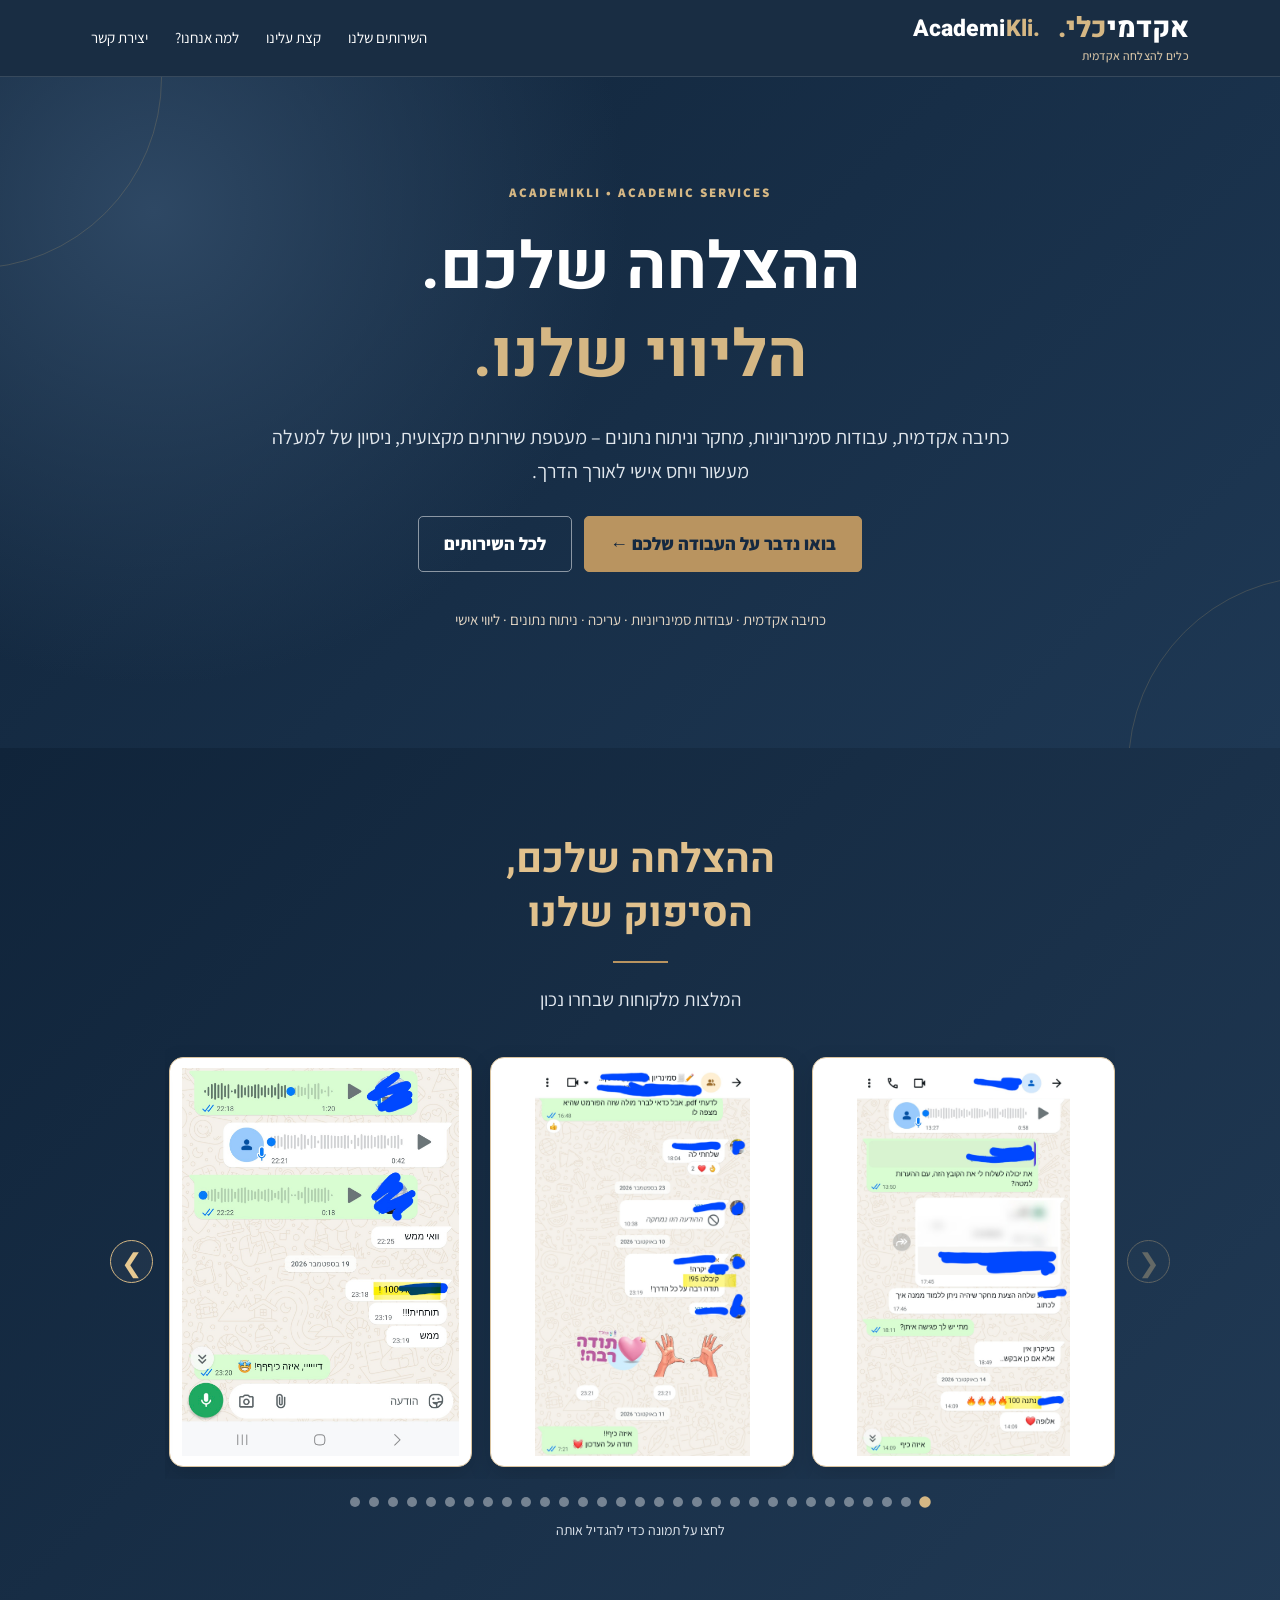
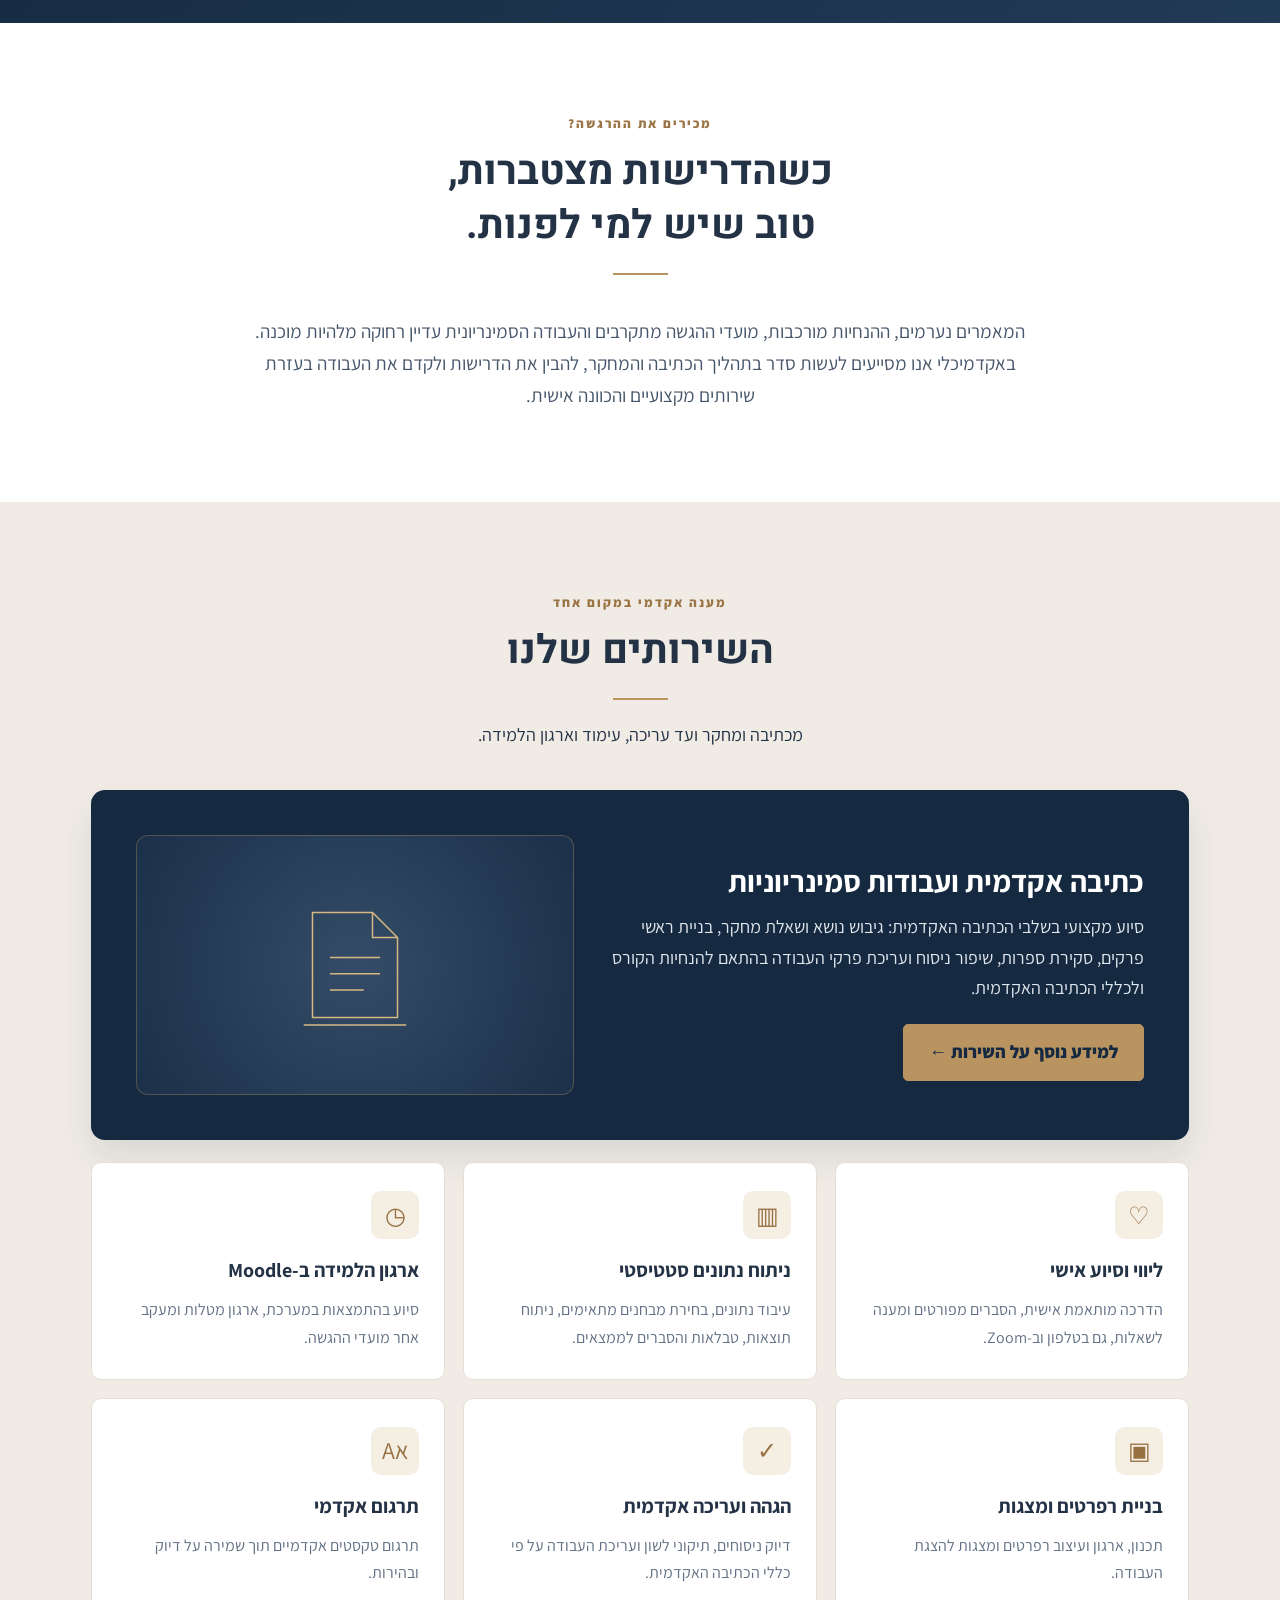
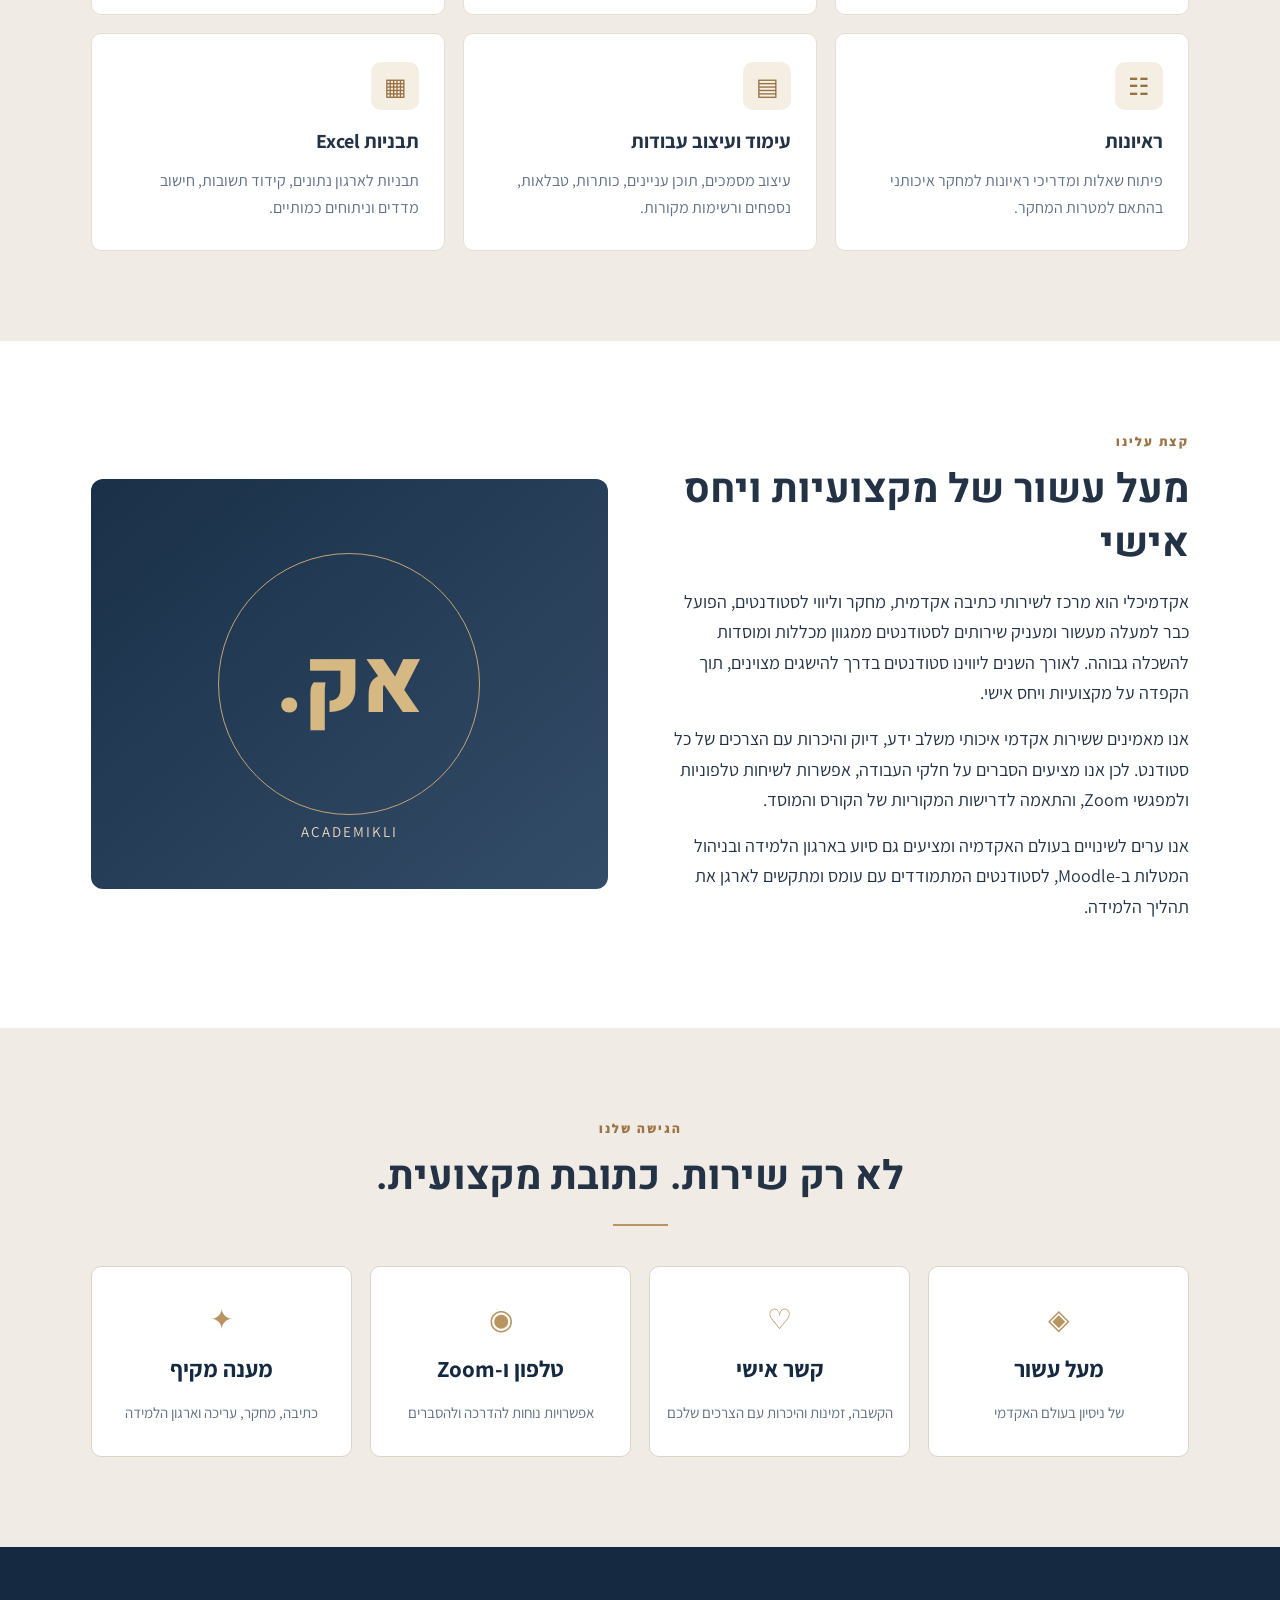
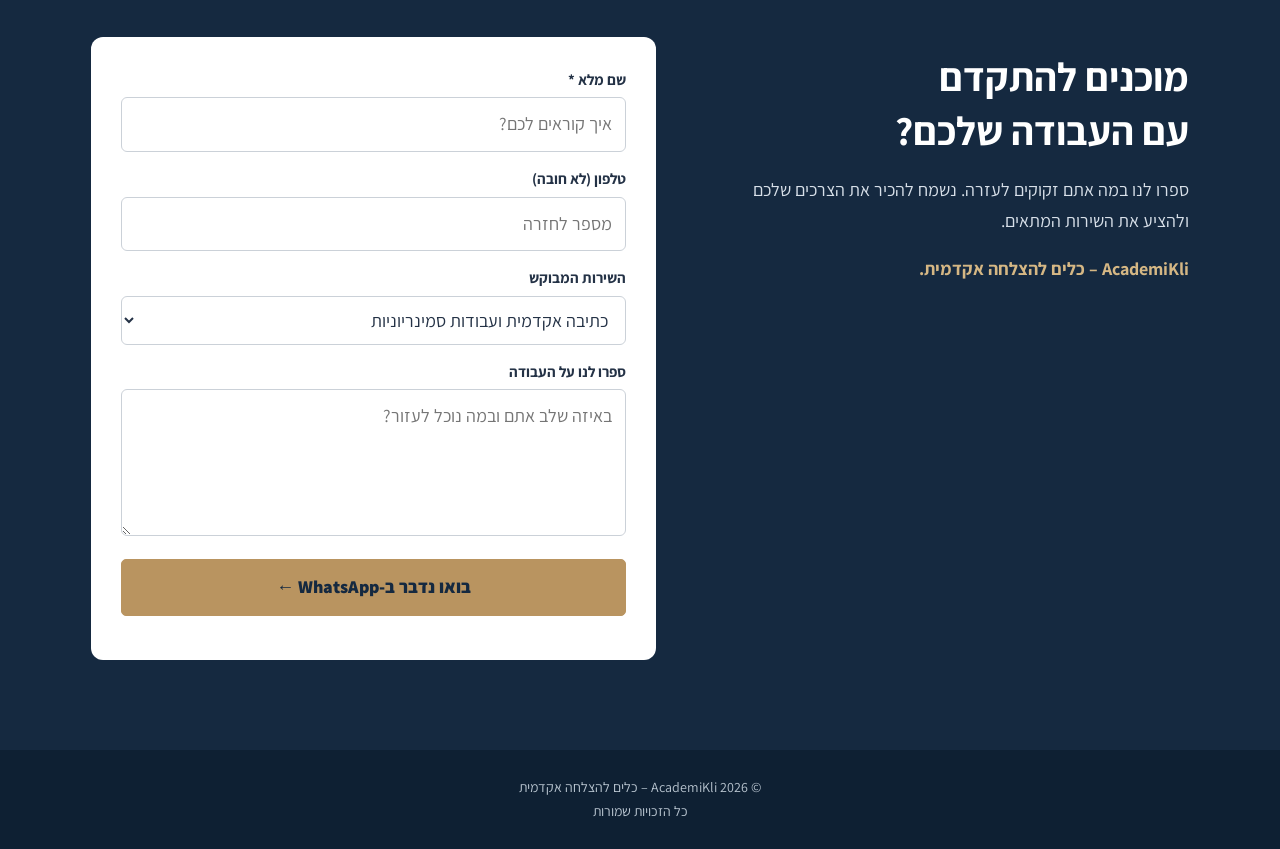
<file: index.html>
<!doctype html>
<html lang="he" dir="rtl">
<head>
<meta charset="utf-8"><meta name="viewport" content="width=device-width,initial-scale=1">
<meta name="description" content="אקדמיכלי (AcademiKli) – מרכז לליווי בכתיבה אקדמית, עבודות סמינריוניות, סקירות ספרות, עריכה והגהה וניתוחים סטטיסטיים. מעל עשור של ניסיון ויחס אישי.">
<title>אקדמיכלי | ליווי אקדמי, כתיבה ועריכה מקצועית – AcademiKli</title>
<link rel="canonical" href="https://academikli.co.il/">

<script type="application/ld+json">
{
  "@context": "https://schema.org",
  "@type": "WebSite",
  "name": "אקדמיכלי",
  "alternateName": "AcademiKli",
  "url": "https://academikli.co.il/"
}
</script>

<link rel="preconnect" href="https://fonts.googleapis.com"><link rel="preconnect" href="https://fonts.gstatic.com" crossorigin><link href="https://fonts.googleapis.com/css2?family=Assistant:wght@400;500;600;700;800&family=Heebo:wght@400;500;600;700;800&display=swap" rel="stylesheet">
<style>
:root{--navy:#152940;--navy2:#213a55;--gold:#b99460;--cream:#f8f5ef;--ink:#243246;--muted:#647184;--line:#e7dfd3}*{box-sizing:border-box}html{scroll-behavior:smooth}body{margin:0;background:var(--cream);color:var(--ink);font-family:Assistant,Arial,sans-serif;font-size:18px;line-height:1.7}a{text-decoration:none;color:inherit}button,input,select,textarea{font:inherit}button{cursor:pointer}.wrap{max-width:1150px;margin:auto;padding:0 26px}.top{position:sticky;top:0;z-index:10;background:rgba(21,41,64,.98);color:white;border-bottom:1px solid #ffffff22}.nav{display:flex;justify-content:space-between;align-items:center;gap:20px;min-height:76px}.brand{font-family:Heebo,sans-serif;font-size:28px;font-weight:800;line-height:1.1;white-space:nowrap}.brand span{color:#d5b784}.brand small{display:block;font-family:Assistant,sans-serif;font-size:12px;letter-spacing:.3px;color:#d8c5a7;font-weight:500;margin-top:5px}.links{display:flex;align-items:center;gap:27px;font-size:15px}.links a:hover{color:#e5c99f}.btn{display:inline-flex;align-items:center;justify-content:center;gap:10px;padding:12px 25px;background:var(--gold);color:#152940;font-weight:800;border:1px solid var(--gold);border-radius:5px;transition:transform .2s,background .2s}.btn:hover{background:#d0ac78;transform:translateY(-2px)}.btn-outline{background:transparent;color:#fff;border-color:#ffffff80}.btn-outline:hover{background:#ffffff15}.hero{position:relative;overflow:hidden;background:radial-gradient(circle at 12% 20%,#2e4864 0%,transparent 38%),linear-gradient(135deg,#10243a,#1e3854);color:white;text-align:center;padding:105px 0 115px}.hero:before,.hero:after{content:"";position:absolute;width:380px;height:380px;border:1px solid #c9a76d35;border-radius:50%;pointer-events:none}.hero:before{left:-220px;top:-190px}.hero:after{right:-230px;bottom:-210px}.eyebrow{font-size:13px;font-weight:800;letter-spacing:2px;color:#d5b784;text-transform:uppercase}.hero h1{font-family:Heebo,sans-serif;font-size:clamp(36px,5.8vw,65px);line-height:1.35;margin:20px 0}.hero h1 em{font-style:normal;color:#d5b784}.hero p{max-width:760px;margin:0 auto 28px;color:#e1e7ed;font-size:20px}.hero-actions{display:flex;justify-content:center;gap:12px;flex-wrap:wrap}.hero-cats{margin-top:35px;color:#e2d5c4;font-size:15px}.section{padding:90px 0}.section-head{text-align:center;margin-bottom:40px}.section-head h2,.split h2{font-family:Heebo,sans-serif;font-size:clamp(29px,3.5vw,40px);line-height:1.35;margin:10px 0 16px}.line{height:2px;width:55px;background:var(--gold);margin:20px auto}.lead{max-width:810px;margin:auto;text-align:center;color:#45566a;font-size:19px}.light{background:#fff}.soft{background:#f0ece5}.service-feature{display:grid;grid-template-columns:1.1fr .9fr;gap:35px;align-items:center;background:var(--navy);color:white;border-radius:14px;padding:45px;margin-bottom:22px;box-shadow:0 18px 35px #172a3f1a}.service-feature h3{font-size:30px;line-height:1.4;margin:10px 0}.service-feature p{color:#e0e6ed;margin:0 0 20px}.feature-art{min-height:260px;border:1px solid #b9946059;border-radius:12px;display:flex;align-items:center;justify-content:center;background:radial-gradient(circle,#344c67,#1b3049)}.feature-art svg{width:150px;height:150px;stroke:#d6b883;fill:none;stroke-width:1.2}.service-grid{display:grid;grid-template-columns:repeat(3,1fr);gap:18px}.service{background:#fff;border:1px solid var(--line);border-radius:10px;padding:28px 25px;transition:transform .2s,box-shadow .2s}.service:hover{transform:translateY(-3px);box-shadow:0 12px 25px #172a3f12}.service-icon{display:grid;place-items:center;width:48px;height:48px;border-radius:10px;background:#f5eee3;color:#987143;font-size:24px;margin-bottom:14px}.service h3{font-size:20px;margin:0 0 9px}.service p{font-size:16px;color:#617084;margin:0}.split{display:grid;grid-template-columns:1fr 1fr;align-items:center;gap:65px}.split p{margin:0 0 15px}.about-art{min-height:410px;background:linear-gradient(140deg,#1a3049,#334c67);border-radius:12px;display:grid;place-items:center;position:relative;overflow:hidden}.about-art:before{content:"";width:260px;height:260px;border:1px solid #c4a274;border-radius:50%;position:absolute}.about-art .monogram{font-size:90px;color:#d6b883;font-family:Heebo,sans-serif;font-weight:800}.about-art small{position:absolute;bottom:45px;color:#e8d6bc;letter-spacing:2px}.points{display:grid;grid-template-columns:repeat(4,1fr);gap:18px}.point{text-align:center;padding:28px 16px;border:1px solid #dcd4c8;background:#fff;border-radius:10px}.point strong{display:block;font-size:23px;color:var(--navy);margin:8px 0}.point span{font-size:15px;color:#627083}.point .symbol{font-size:28px;color:var(--gold)}.contact{background:var(--navy);color:white}.contact-layout{display:grid;grid-template-columns:.9fr 1.1fr;gap:70px;align-items:start}.contact h2{font-size:40px;line-height:1.35;margin:12px 0}.contact p{color:#d8e0e9}.form{background:#fff;color:var(--ink);padding:30px;border-radius:12px;display:grid;gap:14px}.form label{display:block;font-weight:700;font-size:15px;margin-bottom:5px}.form input,.form select,.form textarea{width:100%;padding:11px 13px;border:1px solid #cbd1d8;border-radius:6px;background:white;color:#243246;outline-color:var(--gold)}.form textarea{resize:vertical}.form .btn{width:100%}.fine{font-size:13px;color:#647184;line-height:1.5}.foot{background:#0e2033;color:#b9c5d0;text-align:center;padding:26px;font-size:14px}.mobile-menu{display:none}.sr-only{position:absolute;width:1px;height:1px;overflow:hidden;clip:rect(0,0,0,0)}@media(max-width:800px){.links{display:none;position:absolute;top:76px;left:0;right:0;background:#152940;flex-direction:column;padding:22px}.links.open{display:flex}.mobile-menu{display:block;background:none;border:1px solid #ffffff55;color:white;border-radius:5px;padding:7px 13px}.hero{padding:75px 0}.section{padding:65px 0}.service-feature,.split,.contact-layout{grid-template-columns:1fr;gap:28px}.feature-art{min-height:170px}.service-grid{grid-template-columns:repeat(2,1fr)}.points{grid-template-columns:repeat(2,1fr)}}@media(max-width:520px){.wrap{padding:0 19px}.brand{font-size:24px}.hero p{font-size:18px}.service-grid{grid-template-columns:1fr}.service-feature{padding:27px}.service-feature h3{font-size:25px}.about-art{min-height:270px}.contact h2{font-size:32px}.form{padding:21px}.hero-cats{font-size:13px}}

/* Testimonials carousel – isolated styles */
.testimonials{background:linear-gradient(135deg,#10243a,#213a55);color:#fff;padding:75px 0 80px;overflow:hidden}
.testimonials .section-head{margin-bottom:30px}
.testimonials .section-head h2{color:#e1c18d}
.testimonials .review-subtitle{color:#e3e9f0;margin:0;font-size:19px}
.review-shell{display:flex;align-items:center;gap:12px;max-width:1060px;margin:auto}
.review-track{display:flex;gap:18px;overflow-x:auto;scroll-snap-type:x mandatory;scrollbar-width:none;scroll-behavior:smooth;flex:1;padding:12px 2px;overscroll-behavior-inline:contain}
.review-track::-webkit-scrollbar{display:none}
.review-slide{flex:0 0 calc((100% - 36px)/3);min-width:0;height:410px;background:#fff;border:1px solid #d9c39f;border-radius:14px;padding:10px;scroll-snap-align:start;display:flex;align-items:center;justify-content:center;box-shadow:0 8px 25px #0002;cursor:zoom-in;color:#526175;overflow:hidden}
.review-slide img{display:block;width:100%;height:100%;object-fit:contain}
.review-placeholder{display:flex;flex-direction:column;align-items:center;justify-content:center;gap:10px;text-align:center;padding:15px;font-size:15px;color:#647184}
.review-placeholder svg{width:36px;height:36px;stroke:#b99460;fill:none;stroke-width:1.5}
.review-arrow{border:1px solid #d5b784;color:#e7c991;background:#ffffff0b;border-radius:50%;width:43px;height:43px;flex:0 0 43px;font-size:26px;line-height:1;display:grid;place-items:center;transition:background .2s}
.review-arrow:hover{background:#ffffff22}
.review-arrow:disabled{opacity:.35;cursor:default}
.review-dots{display:flex;justify-content:center;gap:9px;margin-top:18px;direction:rtl}
.review-dot{width:10px;height:10px;border:0;border-radius:50%;background:#ffffff66;padding:0}
.review-dot[aria-current="true"]{background:#d5b784;transform:scale(1.15)}
.review-hint{text-align:center;color:#e3e9f0;font-size:14px;margin:12px 0 0}
.review-modal{border:0;border-radius:14px;padding:42px 15px 15px;max-width:min(94vw,660px);max-height:92vh;background:#fff;position:fixed}
.review-modal::backdrop{background:#07101de0}
.review-modal img{display:block;max-width:100%;max-height:78vh;object-fit:contain;margin:auto}
.review-modal-close{position:absolute;top:6px;left:9px;border:0;background:transparent;font-size:27px;color:#152940;line-height:1.2}
@media(max-width:850px){.review-slide{flex-basis:calc((100% - 18px)/2)}}
@media(max-width:600px){.testimonials{padding:55px 0}.review-shell{gap:6px}.review-slide{flex-basis:100%;height:435px}.review-arrow{width:32px;height:32px;flex-basis:32px;font-size:21px}.review-track{gap:12px}.review-subtitle{font-size:17px!important}}
@media(prefers-reduced-motion:reduce){.review-track{scroll-behavior:auto}}
.home-logos{display:flex;align-items:flex-start;gap:18px}
.home-logos .brand-en{position:relative;top:3px;font-family:Heebo,sans-serif;font-size:23px;font-weight:800;line-height:1.1;letter-spacing:.1px;direction:ltr;color:white;white-space:nowrap}
.home-logos .brand-en span{color:#d5b784}
@media(max-width:520px){.home-logos{gap:10px}.home-logos .brand{font-size:20px}.home-logos .brand-en{font-size:18px}}

</style>
</head>
<body>
<header class="top"><div class="wrap nav"><div class="home-logos"><a href="#top" class="brand" aria-label="אקדמיכלי, ראש הדף">אקדמי<span>כלי.</span><small>כלים להצלחה אקדמית</small></a><a href="#top" class="brand-en" lang="en" aria-label="AcademiKli, top of page">Academi<span>Kli.</span></a></div><button class="mobile-menu" id="menuBtn" aria-label="פתיחת תפריט" aria-expanded="false">☰</button><nav class="links" id="navLinks" aria-label="ניווט ראשי"><a href="#services">השירותים שלנו</a><a href="#about">קצת עלינו</a><a href="#advantages">למה אנחנו?</a><a href="#contact">יצירת קשר</a></nav></div></header>
<main id="top"><section class="hero"><div class="wrap"><div class="eyebrow">ACADEMIKLI • ACADEMIC SERVICES</div><h1>ההצלחה שלכם.<br><em>הליווי שלנו.</em></h1><p>כתיבה אקדמית, עבודות סמינריוניות, מחקר וניתוח נתונים – מעטפת שירותים מקצועית, ניסיון של למעלה מעשור ויחס אישי לאורך הדרך.</p><div class="hero-actions"><a class="btn" href="#contact">בואו נדבר על העבודה שלכם ←</a><a class="btn btn-outline" href="#services">לכל השירותים</a></div><div class="hero-cats">כתיבה אקדמית · עבודות סמינריוניות · עריכה · ניתוח נתונים · ליווי אישי</div></div></section>

<!-- המלצות לקוחות: התמונות נטענות מהתיקייה images/testimonials -->
<section class="testimonials" id="testimonials" aria-labelledby="testimonials-title">
  <div class="wrap">
    <div class="section-head">
      <h2 id="testimonials-title">ההצלחה שלכם,<br>הסיפוק שלנו</h2>
      <div class="line"></div>
      <p class="review-subtitle">המלצות מלקוחות שבחרו נכון</p>
    </div>
    <div class="review-shell">
    <button class="review-arrow" id="reviewPrev" type="button" aria-label="להמלצה הקודמת">❮</button>
      <div class="review-track" id="reviewTrack" role="region" aria-roledescription="קרוסלה" aria-label="המלצות לקוחות" tabindex="0">
        <!-- כרטיסי ההמלצות נוצרים באמצעות JavaScript -->
      </div>
    <button class="review-arrow" id="reviewNext" type="button" aria-label="להמלצה הבאה">❯</button>
    </div>
    <div class="review-dots" id="reviewDots" aria-label="ניווט בין המלצות"></div>
    <p class="review-hint">לחצו על תמונה כדי להגדיל אותה</p>
  </div>
</section>
<dialog class="review-modal" id="reviewModal" aria-label="תצוגת המלצה מוגדלת">
  <button class="review-modal-close" id="reviewModalClose" type="button" aria-label="סגירה">×</button>
  <img id="reviewModalImage" alt="">
</dialog>

<section class="section light"><div class="wrap"><div class="section-head"><div class="eyebrow" style="color:#9b7546">מכירים את ההרגשה?</div><h2>כשהדרישות מצטברות,<br>טוב שיש למי לפנות.</h2><div class="line"></div></div><p class="lead">המאמרים נערמים, ההנחיות מורכבות, מועדי ההגשה מתקרבים והעבודה הסמינריונית עדיין רחוקה מלהיות מוכנה. באקדמיכלי אנו מסייעים לעשות סדר בתהליך הכתיבה והמחקר, להבין את הדרישות ולקדם את העבודה בעזרת שירותים מקצועיים והכוונה אישית.</p></div></section>
<section class="section soft" id="services"><div class="wrap"><div class="section-head"><div class="eyebrow" style="color:#9b7546">מענה אקדמי במקום אחד</div>
<h2>השירותים שלנו</h2>
<div class="line"></div>
<p>מכתיבה ומחקר ועד עריכה, עימוד וארגון הלמידה.</p>
</div>

<article class="service-feature">
  <div>
    <h3>כתיבה אקדמית ועבודות סמינריוניות</h3>
    <p>סיוע מקצועי בשלבי הכתיבה האקדמית: גיבוש נושא ושאלת מחקר, בניית ראשי פרקים, סקירת ספרות, שיפור ניסוח ועריכת פרקי העבודה בהתאם להנחיות הקורס ולכללי הכתיבה האקדמית.</p>
    <a class="btn" href="academic-writing.html">למידע נוסף על השירות ←</a>
  </div>

  <div class="feature-art" aria-hidden="true">
    <svg viewBox="0 0 120 120">
      <path d="M26 18h48l20 20v64H26z M74 18v20h20 M40 54h40 M40 67h40 M40 80h27 M19 108h82"/>
    </svg>
  </div>
</article>

<div class="service-grid">

<!-- <article class="service"><div class="service-icon">✎</div><h3>הדרכה בכתיבה אקדמית</h3><p>מבנה העבודה, שילוב מקורות, אזכורים, רשימת מקורות וכללי APA.</p></article> -->

<article class="service" onclick="window.location.href='academic-writing.html'" style="cursor:pointer">
  <div class="service-icon">♡</div>
  <h3>ליווי וסיוע אישי</h3>
  <p>הדרכה מותאמת אישית, הסברים מפורטים ומענה לשאלות, גם בטלפון וב-Zoom.</p>
</article>

<article class="service" onclick="window.location.href='statistical-analysis.html'" style="cursor:pointer">
  <div class="service-icon">▥</div>
  <h3>ניתוח נתונים סטטיסטי</h3>
  <p>עיבוד נתונים, בחירת מבחנים מתאימים, ניתוח תוצאות, טבלאות והסברים לממצאים.</p>
</article>

<article class="service" onclick="window.location.href='moodle.html'" style="cursor:pointer">
  <div class="service-icon">◷</div>
  <h3>ארגון הלמידה ב-Moodle</h3>
  <p>סיוע בהתמצאות במערכת, ארגון מטלות ומעקב אחר מועדי ההגשה.</p>
</article>

<article class="service" onclick="window.location.href='presentations.html'" style="cursor:pointer">
  <div class="service-icon">▣</div>
  <h3>בניית רפרטים ומצגות</h3>
  <p>תכנון, ארגון ועיצוב רפרטים ומצגות להצגת העבודה.</p>
</article>

<article class="service" onclick="window.location.href='academic-editing.html'" style="cursor:pointer">
  <div class="service-icon">✓</div>
  <h3>הגהה ועריכה אקדמית</h3>
  <p>דיוק ניסוחים, תיקוני לשון ועריכת העבודה על פי כללי הכתיבה האקדמית.</p>
</article>

<article class="service" onclick="window.location.href='academic-translation.html'" style="cursor:pointer">
  <div class="service-icon">אA</div>
  <h3>תרגום אקדמי</h3>
  <p>תרגום טקסטים אקדמיים תוך שמירה על דיוק ובהירות.</p>
</article>

<article class="service" onclick="window.location.href='interview-guides.html'" style="cursor:pointer">
  <div class="service-icon">☷</div>
  <h3>ראיונות</h3>
  <p>פיתוח שאלות ומדריכי ראיונות למחקר איכותני בהתאם למטרות המחקר.</p>
</article>

<article class="service" onclick="window.location.href='document-formatting.html'" style="cursor:pointer">
  <div class="service-icon">▤</div>
  <h3>עימוד ועיצוב עבודות</h3>
  <p>עיצוב מסמכים, תוכן עניינים, כותרות, טבלאות, נספחים ורשימות מקורות.</p>
</article>

<article class="service" onclick="window.location.href='excel-templates.html'" style="cursor:pointer">
  <div class="service-icon">▦</div>
  <h3>תבניות Excel</h3>
  <p>תבניות לארגון נתונים, קידוד תשובות, חישוב מדדים וניתוחים כמותיים.</p>
</article>

</div></div></section>

<section class="section light" id="about"><div class="wrap split"><div><div class="eyebrow" style="color:#9b7546">קצת עלינו</div><h2>מעל עשור של מקצועיות ויחס אישי</h2><p>אקדמיכלי הוא מרכז לשירותי כתיבה אקדמית, מחקר וליווי לסטודנטים, הפועל כבר למעלה מעשור ומעניק שירותים לסטודנטים ממגוון מכללות ומוסדות להשכלה גבוהה. לאורך השנים ליווינו סטודנטים בדרך להישגים מצוינים, תוך הקפדה על מקצועיות ויחס אישי.</p><p>אנו מאמינים ששירות אקדמי איכותי משלב ידע, דיוק והיכרות עם הצרכים של כל סטודנט. לכן אנו מציעים הסברים על חלקי העבודה, אפשרות לשיחות טלפוניות ולמפגשי Zoom, והתאמה לדרישות המקוריות של הקורס והמוסד.</p><p>אנו ערים לשינויים בעולם האקדמיה ומציעים גם סיוע בארגון הלמידה ובניהול המטלות ב-Moodle, לסטודנטים המתמודדים עם עומס ומתקשים לארגן את תהליך הלמידה.</p></div><div class="about-art" aria-label="אקדמיכלי – מרכז לשירותים אקדמיים"><div class="monogram">אק.</div><small>ACADEMIKLI</small></div></div></section>
<section class="section soft" id="advantages"><div class="wrap"><div class="section-head"><div class="eyebrow" style="color:#9b7546">הגישה שלנו</div><h2>לא רק שירות. כתובת מקצועית.</h2><div class="line"></div></div><div class="points"><div class="point"><div class="symbol">◈</div><strong>מעל עשור</strong><span>של ניסיון בעולם האקדמי</span></div><div class="point"><div class="symbol">♡</div><strong>קשר אישי</strong><span>הקשבה, זמינות והיכרות עם הצרכים שלכם</span></div><div class="point"><div class="symbol">◉</div><strong>טלפון ו-Zoom</strong><span>אפשרויות נוחות להדרכה ולהסברים</span></div><div class="point"><div class="symbol">✦</div><strong>מענה מקיף</strong><span>כתיבה, מחקר, עריכה וארגון הלמידה</span></div></div></div></section>
<section class="section contact" id="contact">
  <div class="wrap contact-layout">
    <div>
      <h2>מוכנים להתקדם<br>עם העבודה שלכם?</h2>
      <p>ספרו לנו במה אתם זקוקים לעזרה. נשמח להכיר את הצרכים שלכם ולהציע את השירות המתאים.</p>
      <p>
        <strong style="color:#d5b784">
          AcademiKli – כלים להצלחה אקדמית.
        </strong>
      </p>
    </div>

    <form class="form" id="contactForm">
      <div>
        <label for="name">שם מלא *</label>
        <input id="name" name="name" autocomplete="name" required placeholder="איך קוראים לכם?">
      </div>

      <div>
        <label for="phone">טלפון (לא חובה)</label>
        <input id="phone" name="phone" autocomplete="tel" inputmode="tel" placeholder="מספר לחזרה">
      </div>

      <div>
        <label for="service">השירות המבוקש</label>
        <select id="service" name="service">
          <option>כתיבה אקדמית ועבודות סמינריוניות</option>
          <option>ניתוח נתונים סטטיסטי</option>
          <option>ליווי אישי</option>
          <option>הדרכה בכתיבה אקדמית</option>
          <option>רפרטים ומצגות</option>
          <option>הגהה ועריכה</option>
          <option>תרגום</option>
          <option>מדריכי ראיונות</option>
          <option>עימוד ועיצוב</option>
          <option>תבניות Excel</option>
          <option>ארגון למידה ב-Moodle</option>
          <option>אחר / התייעצות</option>
        </select>
      </div>

      <div>
        <label for="message">ספרו לנו על העבודה</label>
        <textarea id="message" name="message" rows="4" placeholder="באיזה שלב אתם ובמה נוכל לעזור?"></textarea>
      </div>

      <button type="submit" class="btn">בואו נדבר ב-WhatsApp ←</button>
      <div id="formStatus" class="fine" role="status"></div>
    </form>
  </div>
</section>
</main>
<footer class="foot">
  © <span id="year"></span> AcademiKli – כלים להצלחה אקדמית<br>כל הזכויות שמורות
</footer>
<script>
// הכניסו כאן את מספר ה-WhatsApp העסקי בפורמט בינלאומי, ללא + או רווחים. לדוגמה: 501234567
const BUSINESS_WHATSAPP = '972552879853'; // 
const menuBtn=document.getElementById('menuBtn'),links=document.getElementById('navLinks');menuBtn.addEventListener('click',()=>{const open=links.classList.toggle('open');menuBtn.setAttribute('aria-expanded',String(open));});links.querySelectorAll('a').forEach(a=>a.addEventListener('click',()=>{links.classList.remove('open');menuBtn.setAttribute('aria-expanded','false')}));document.getElementById('year').textContent=new Date().getFullYear();document.querySelectorAll('[data-service]').forEach(a=>a.addEventListener('click',()=>{document.getElementById('service').value=a.dataset.service}));document.getElementById('contactForm').addEventListener('submit',async e=>{e.preventDefault();const f=e.currentTarget;const msg=`שלום, הגעתי דרך אתר אקדמיכלי.\nשם: ${f.name.value}\nטלפון: ${f.phone.value||'לא צוין'}\nשירות מבוקש: ${f.service.value}\nפרטים: ${f.message.value||'אשמח לקבל פרטים'}`;const status=document.getElementById('formStatus');if(BUSINESS_WHATSAPP.trim()){window.open(`https://wa.me/${BUSINESS_WHATSAPP.replace(/\D/g,'')}?text=${encodeURIComponent(msg)}`,'_blank','noopener,noreferrer');status.textContent='נפתחה הודעת WhatsApp. יש ללחוץ על שליחה באפליקציה.';}else{try{await navigator.clipboard.writeText(msg);status.textContent='הפנייה הועתקה. כדי להפעיל שליחה יש להוסיף את מספר ה-WhatsApp העסקי בקוד.'}catch{status.textContent='יש להגדיר מספר WhatsApp עסקי בקוד כדי לאפשר שליחת פניות.'}}});
</script>

<script>
// הוספת תמונות: העלו קבצים לתיקייה images/testimonials ושנו כאן את הרשימה.
// אפשר להשתמש גם ב-png או webp, כל עוד שם הקובץ תואם.
(() => {

const reviewImages = [
  'images/testimonials/Screenshot_20261021_134149_WhatsApp.jpg',
  'images/testimonials/Screenshot_20261021_211452_WhatsApp.jpg',
  'images/testimonials/Screenshot_20261021_211536_WhatsApp.jpg',
  'images/testimonials/Screenshot_20261021_211557_WhatsApp.jpg',
  'images/testimonials/Screenshot_20261021_211622_WhatsApp.jpg',
  'images/testimonials/Screenshot_20261021_211754_WhatsApp.jpg',
  'images/testimonials/Screenshot_20261021_211828_WhatsApp.jpg',
  'images/testimonials/Screenshot_20261021_211842_WhatsApp.jpg',
  'images/testimonials/Screenshot_20261021_211859_WhatsApp.jpg',
  'images/testimonials/Screenshot_20261021_211924_WhatsApp.jpg',
  'images/testimonials/Screenshot_20261021_212011_WhatsApp.jpg',
  'images/testimonials/Screenshot_20261021_212052_WhatsApp.jpg',
  'images/testimonials/Screenshot_20261021_212134_WhatsApp.jpg',
  'images/testimonials/Screenshot_20261021_212207_WhatsApp.jpg',
  'images/testimonials/Screenshot_20261021_212238_WhatsApp.jpg',
  'images/testimonials/Screenshot_20261021_212255_WhatsApp.jpg',
  'images/testimonials/Screenshot_20261021_212316_WhatsApp.jpg',
  'images/testimonials/Screenshot_20261021_212338_WhatsApp.jpg',
  'images/testimonials/Screenshot_20261021_212355_WhatsApp.jpg',
  'images/testimonials/Screenshot_20261021_212423_WhatsApp.jpg',
  'images/testimonials/Screenshot_20261021_212506_WhatsApp.jpg',
  'images/testimonials/Screenshot_20261021_212557_WhatsApp.jpg',
  'images/testimonials/Screenshot_20261021_212626_WhatsApp.jpg',
  'images/testimonials/Screenshot_20261021_212659_WhatsApp.jpg',
  'images/testimonials/Screenshot_20261021_212711_WhatsApp.jpg',
  'images/testimonials/Screenshot_20261021_212726_WhatsApp.jpg',
  'images/testimonials/Screenshot_20261021_212802_WhatsApp.jpg',
  'images/testimonials/Screenshot_20261021_212815_WhatsApp.jpg',
  'images/testimonials/Screenshot_20261021_212856_WhatsApp.jpg',
  'images/testimonials/Screenshot_20261021_212910_WhatsApp.jpg',
  'images/testimonials/Screenshot_20261021_212951_WhatsApp.jpg',
  'images/testimonials/Screenshot_20261021_214111_WhatsApp.jpg',
  'images/testimonials/Screenshot_20261021_214211_WhatsApp.jpg'
];

  const track = document.getElementById('reviewTrack');
  const dots = document.getElementById('reviewDots');
  const prev = document.getElementById('reviewPrev');
  const next = document.getElementById('reviewNext');
  const modal = document.getElementById('reviewModal');
  const modalImage = document.getElementById('reviewModalImage');
  const closeModal = document.getElementById('reviewModalClose');
  if (!track || !reviewImages.length) return;

  const placeholder = () => {
    const span = document.createElement('span');
    span.className = 'review-placeholder';
    span.innerHTML = '<svg viewBox="0 0 40 40" aria-hidden="true"><rect x="5" y="6" width="30" height="28" rx="3"/><circle cx="14" cy="15" r="3"/><path d="m8 29 9-10 6 6 4-4 6 8"/></svg><span>כאן תופיע המלצת הלקוח לאחר העלאת התמונה</span>';
    return span;
  };

  reviewImages.forEach((src, index) => {
    const button = document.createElement('button');
    button.type = 'button';
    button.className = 'review-slide';
    button.setAttribute('aria-label', `הגדלת המלצה ${index + 1}`);
    const img = document.createElement('img');
    img.src = src;
    img.alt = `המלצה מלקוח של אקדמיכלי`;
    img.loading = 'lazy';
    img.addEventListener('error', () => {
      img.remove();
      button.append(placeholder());
      button.disabled = true;
      button.style.cursor = 'default';
    }, {once:true});
    button.append(img);
    button.addEventListener('click', () => {
      if (!img.isConnected) return;
      modalImage.src = img.src;
      modalImage.alt = img.alt;
      modal.showModal();
    });
    track.append(button);
  });

  const cards = [...track.querySelectorAll('.review-slide')];
  const reducedMotion = window.matchMedia('(prefers-reduced-motion: reduce)');
  const cardStep = () => cards[0].getBoundingClientRect().width + (parseFloat(getComputedStyle(track).gap) || 0);
  const visibleCount = () => Math.max(1, Math.round(track.clientWidth / cardStep()));
  const maxIndex = () => Math.max(0, cards.length - visibleCount());
  const currentIndex = () => Math.max(0, Math.min(maxIndex(), Math.round(Math.abs(track.scrollLeft) / cardStep())));
  const goTo = index => {
    const target = Math.max(0, Math.min(maxIndex(), index));
    track.scrollTo({left: -target * cardStep(), behavior: reducedMotion.matches ? 'instant' : 'smooth'});
  };
  const update = () => {
    const current = currentIndex();
    prev.disabled = current === 0;
    next.disabled = current >= maxIndex();
    dots.replaceChildren();
    for (let i = 0; i <= maxIndex(); i++) {
      const dot = document.createElement('button');
      dot.type = 'button';
      dot.className = 'review-dot';
      dot.setAttribute('aria-label', `מעבר להמלצה ${i + 1}`);
      dot.setAttribute('aria-current', String(i === current));
      dot.addEventListener('click', () => goTo(i));
      dots.append(dot);
    }
  };
  prev.addEventListener('click', () => goTo(currentIndex() - 1));
  next.addEventListener('click', () => goTo(currentIndex() + 1));
  track.addEventListener('scroll', update, {passive:true});
  window.addEventListener('resize', update);
  closeModal.addEventListener('click', () => modal.close());
  modal.addEventListener('click', e => { if (e.target === modal) modal.close(); });
  update();
})();
</script>

</body></html>

<!-- Testimonials branch preview -->
</file>
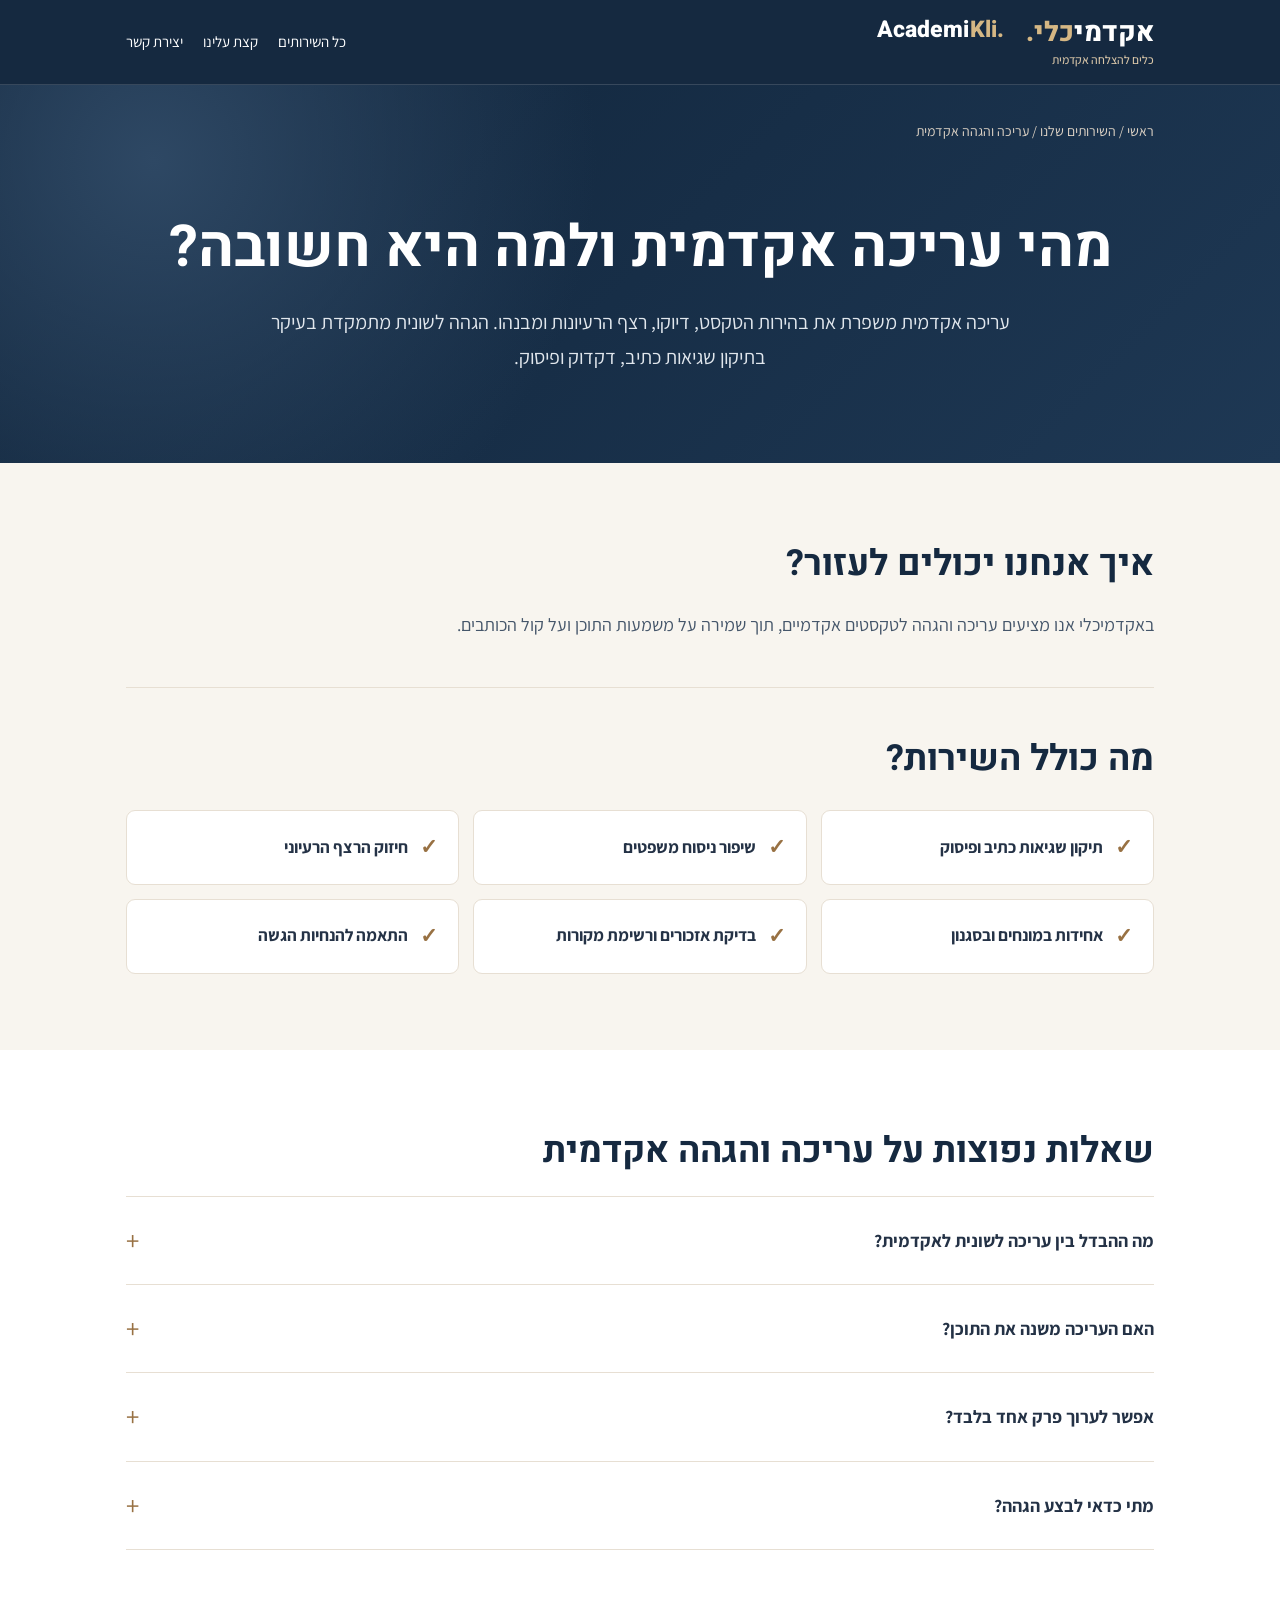
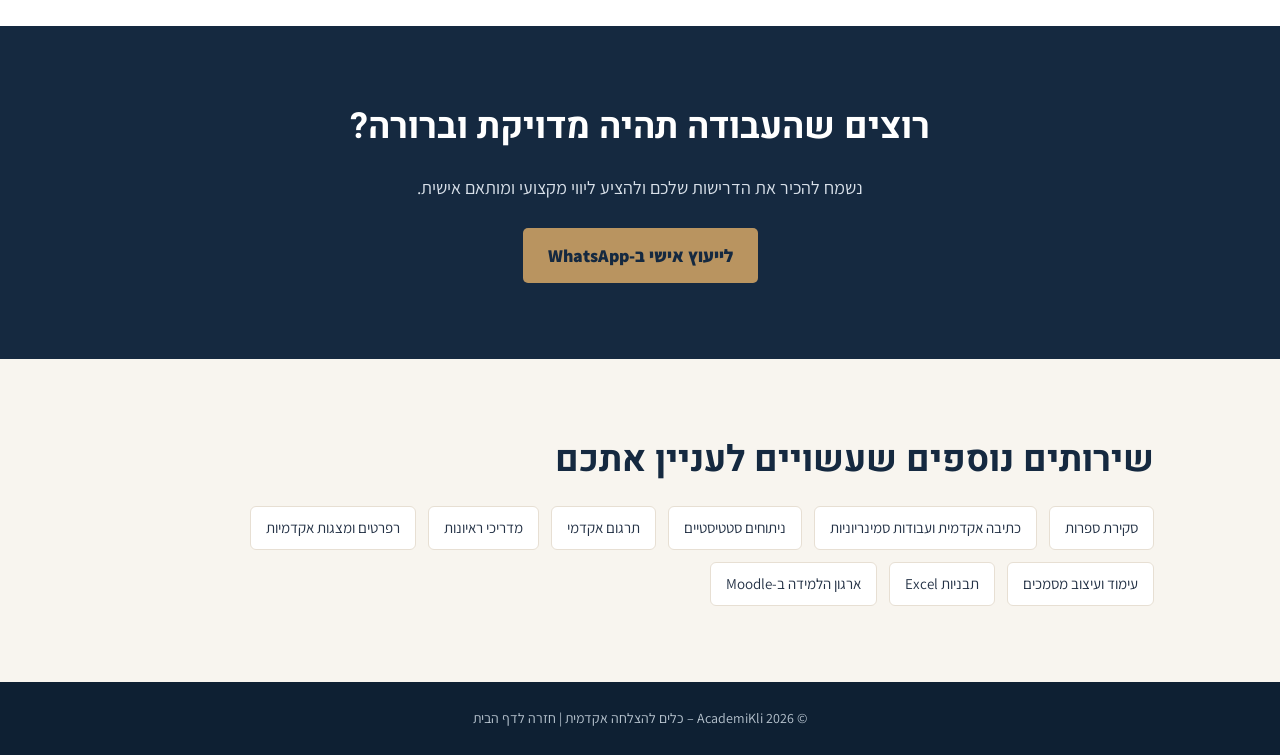
<file: academic-editing.html>
<!doctype html>
<html lang="he" dir="rtl"><head><meta charset="utf-8"><meta name="viewport" content="width=device-width, initial-scale=1">
<title>מהי עריכה אקדמית ולמה היא חשובה? | עריכה והגהה אקדמית – אקדמיכלי AcademiKli</title>
<meta name="description" content="עריכה והגהה אקדמית באקדמיכלי – הסבר מקצועי, שאלות נפוצות וליווי אישי בהתאמה לצורכי הלימודים והמחקר."><link rel="canonical" href="https://academikli.co.il/academic-editing.html">
<meta property="og:type" content="website"><meta property="og:title" content="מהי עריכה אקדמית ולמה היא חשובה? | AcademiKli"><meta property="og:description" content="עריכה והגהה אקדמית באקדמיכלי – הסבר מקצועי, שאלות נפוצות וליווי אישי בהתאמה לצורכי הלימודים והמחקר."><meta property="og:url" content="https://academikli.co.il/academic-editing.html">
<link rel="stylesheet" href="service-pages.css"><script type="application/ld+json">{"@context": "https://schema.org", "@type": "Service", "name": "עריכה והגהה אקדמית", "serviceType": "עריכה והגהה אקדמית", "provider": {"@type": "Organization", "name": "AcademiKli", "url": "https://academikli.co.il/"}, "url": "https://academikli.co.il/academic-editing.html"}</script></head>
<body><header class="top"><div class="wrap nav"><div class="logos">
<a href="/" class="brand-he" aria-label="אקדמיכלי – לדף הבית">אקדמי<span>כלי.</span><small>כלים להצלחה אקדמית</small></a>
<a href="/" class="brand-en" lang="en" aria-label="AcademiKli – Home">Academi<span>Kli.</span></a></div>
<nav class="nav-actions" aria-label="ניווט"><a href="/#services">כל השירותים</a><a href="/#about">קצת עלינו</a><a href="/#contact">יצירת קשר</a></nav></div></header>
<main><section class="hero"><div class="wrap"><nav class="breadcrumbs" aria-label="נתיב ניווט"><a href="/">ראשי</a> / <a href="/#services">השירותים שלנו</a> / עריכה והגהה אקדמית</nav>
<h1>מהי עריכה אקדמית ולמה היא חשובה?</h1><p>עריכה אקדמית משפרת את בהירות הטקסט, דיוקו, רצף הרעיונות ומבנהו. הגהה לשונית מתמקדת בעיקר בתיקון שגיאות כתיב, דקדוק ופיסוק.</p></div></section>
<section class="section section-cream"><div class="wrap"><h2>איך אנחנו יכולים לעזור?</h2><p>באקדמיכלי אנו מציעים עריכה והגהה לטקסטים אקדמיים, תוך שמירה על משמעות התוכן ועל קול הכותבים.</p><div class="divider"></div><h2>מה כולל השירות?</h2><div class="benefits"><div class="benefit">תיקון שגיאות כתיב ופיסוק</div><div class="benefit">שיפור ניסוח משפטים</div><div class="benefit">חיזוק הרצף הרעיוני</div><div class="benefit">אחידות במונחים ובסגנון</div><div class="benefit">בדיקת אזכורים ורשימת מקורות</div><div class="benefit">התאמה להנחיות הגשה</div></div></div></section>
<section class="section section-light"><div class="wrap"><h2>שאלות נפוצות על עריכה והגהה אקדמית</h2><details class="faq"><summary>מה ההבדל בין עריכה לשונית לאקדמית?</summary><p>עריכה אקדמית מתייחסת גם למבנה הטיעון ולרצף הרעיוני, מעבר לתקינות השפה.</p></details><details class="faq"><summary>האם העריכה משנה את התוכן?</summary><p>המטרה היא לשמור על המשמעות ולשפר את הצגתה. שינויים מהותיים יועלו כהמלצה.</p></details><details class="faq"><summary>אפשר לערוך פרק אחד בלבד?</summary><p>כן, אפשר להתמקד בפרק מסוים.</p></details><details class="faq"><summary>מתי כדאי לבצע הגהה?</summary><p>לאחר השלמת התיקונים המהותיים ולפני ההגשה.</p></details></div></section>
<section class="section cta"><div class="wrap"><h2>רוצים שהעבודה תהיה מדויקת וברורה?</h2><p>נשמח להכיר את הדרישות שלכם ולהציע ליווי מקצועי ומותאם אישית.</p><a class="btn" href="https://wa.me/972552879853?text=%D7%A9%D7%9C%D7%95%D7%9D%2C%20%D7%94%D7%92%D7%A2%D7%AA%D7%99%20%D7%9E%D7%A2%D7%9E%D7%95%D7%93%20%D7%A2%D7%A8%D7%99%D7%9B%D7%94%20%D7%95%D7%94%D7%92%D7%94%D7%94%20%D7%90%D7%A7%D7%93%D7%9E%D7%99%D7%AA%20%D7%91%D7%90%D7%AA%D7%A8%20%D7%90%D7%A7%D7%93%D7%9E%D7%99%D7%9B%D7%9C%D7%99.%20%D7%90%D7%A9%D7%9E%D7%97%20%D7%9C%D7%A7%D7%91%D7%9C%20%D7%A4%D7%A8%D7%98%D7%99%D7%9D%20%D7%A2%D7%9C%20%D7%94%D7%A9%D7%99%D7%A8%D7%95%D7%AA." target="_blank" rel="noopener noreferrer">לייעוץ אישי ב-WhatsApp</a></div></section>
<section class="section section-cream"><div class="wrap"><h2>שירותים נוספים שעשויים לעניין אתכם</h2><div class="related"><a href="literature-review.html">סקירת ספרות</a><a href="academic-writing.html">כתיבה אקדמית ועבודות סמינריוניות</a><a href="statistical-analysis.html">ניתוחים סטטיסטיים</a><a href="academic-translation.html">תרגום אקדמי</a><a href="interview-guides.html">מדריכי ראיונות</a><a href="presentations.html">רפרטים ומצגות אקדמיות</a><a href="document-formatting.html">עימוד ועיצוב מסמכים</a><a href="excel-templates.html">תבניות Excel</a><a href="moodle.html">ארגון הלמידה ב-Moodle</a></div></div></section></main>
<footer class="footer">© <span id="year"></span> AcademiKli – כלים להצלחה אקדמית | <a href="/">חזרה לדף הבית</a></footer>
<script>document.getElementById('year').textContent=new Date().getFullYear();</script></body></html>
</file>
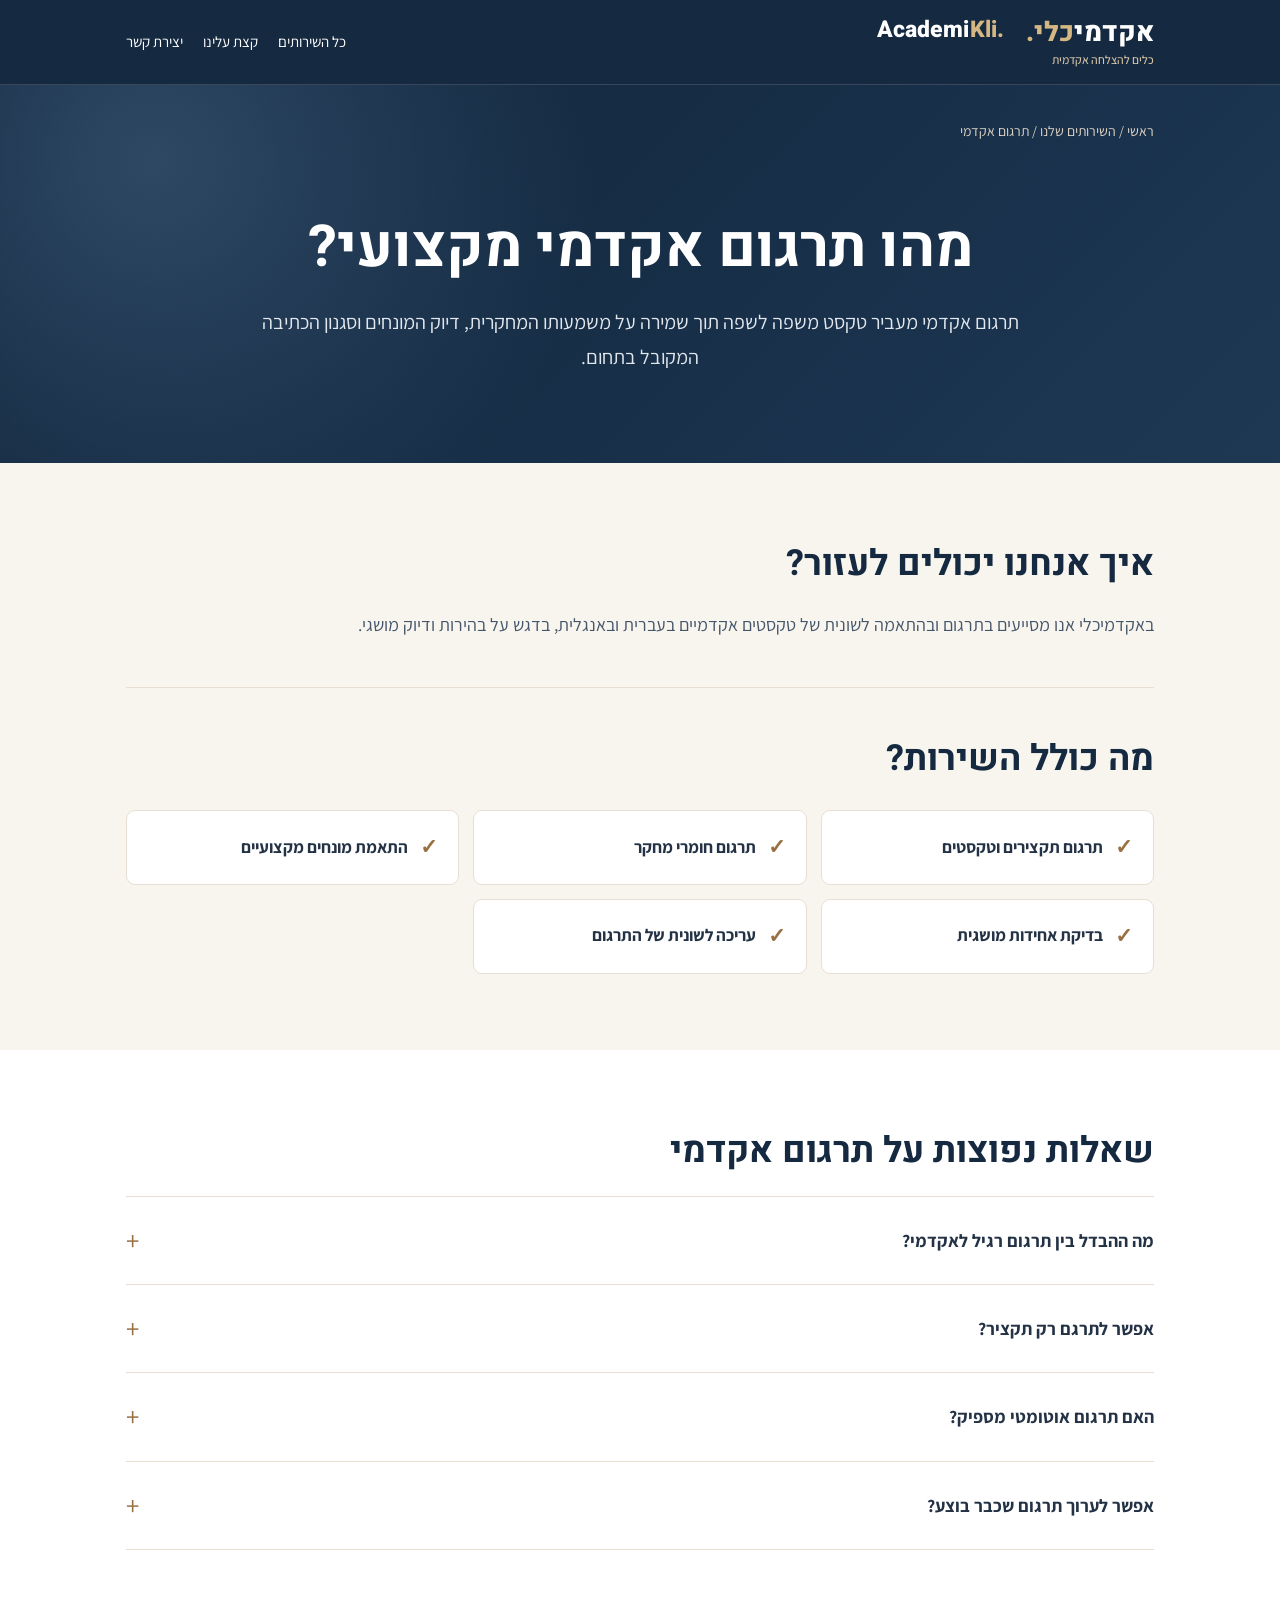
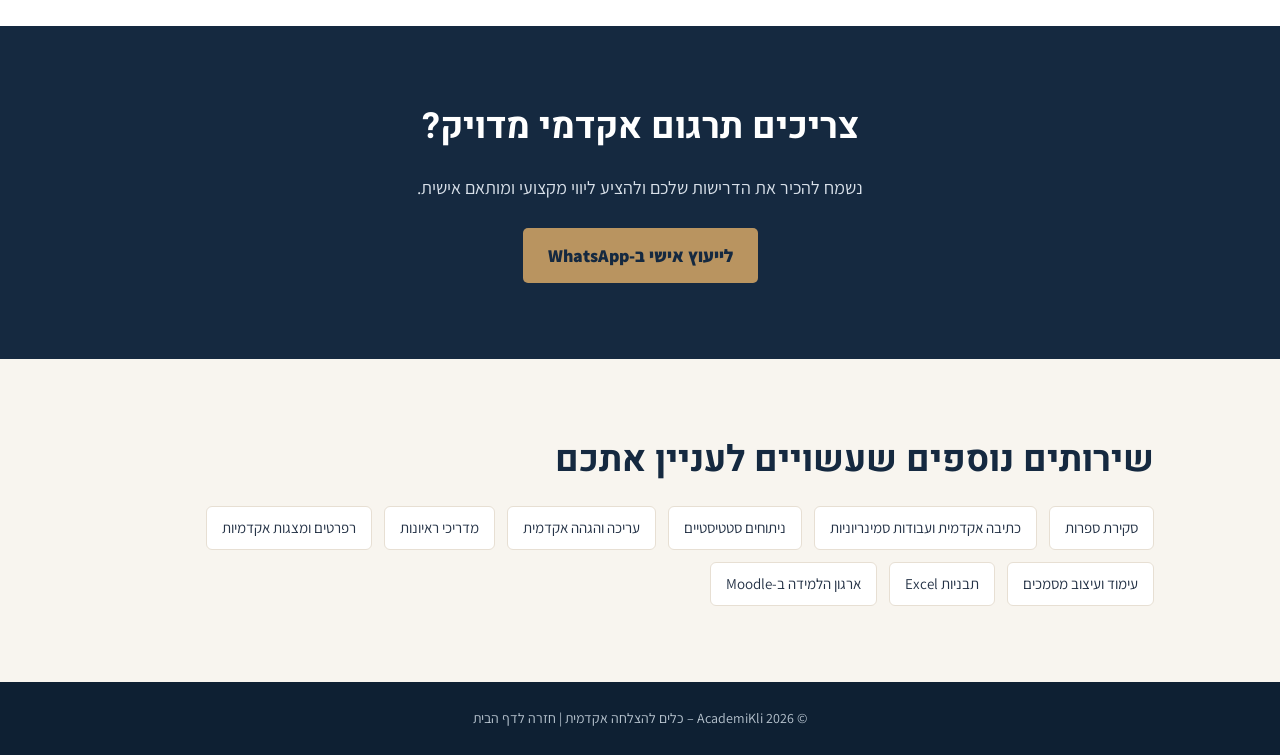
<file: academic-translation.html>
<!doctype html>
<html lang="he" dir="rtl"><head><meta charset="utf-8"><meta name="viewport" content="width=device-width, initial-scale=1">
<title>מהו תרגום אקדמי מקצועי? | תרגום אקדמי – אקדמיכלי AcademiKli</title>
<meta name="description" content="תרגום אקדמי באקדמיכלי – הסבר מקצועי, שאלות נפוצות וליווי אישי בהתאמה לצורכי הלימודים והמחקר."><link rel="canonical" href="https://academikli.co.il/academic-translation.html">
<meta property="og:type" content="website"><meta property="og:title" content="מהו תרגום אקדמי מקצועי? | AcademiKli"><meta property="og:description" content="תרגום אקדמי באקדמיכלי – הסבר מקצועי, שאלות נפוצות וליווי אישי בהתאמה לצורכי הלימודים והמחקר."><meta property="og:url" content="https://academikli.co.il/academic-translation.html">
<link rel="stylesheet" href="service-pages.css"><script type="application/ld+json">{"@context": "https://schema.org", "@type": "Service", "name": "תרגום אקדמי", "serviceType": "תרגום אקדמי", "provider": {"@type": "Organization", "name": "AcademiKli", "url": "https://academikli.co.il/"}, "url": "https://academikli.co.il/academic-translation.html"}</script></head>
<body><header class="top"><div class="wrap nav"><div class="logos">
<a href="/" class="brand-he" aria-label="אקדמיכלי – לדף הבית">אקדמי<span>כלי.</span><small>כלים להצלחה אקדמית</small></a>
<a href="/" class="brand-en" lang="en" aria-label="AcademiKli – Home">Academi<span>Kli.</span></a></div>
<nav class="nav-actions" aria-label="ניווט"><a href="/#services">כל השירותים</a><a href="/#about">קצת עלינו</a><a href="/#contact">יצירת קשר</a></nav></div></header>
<main><section class="hero"><div class="wrap"><nav class="breadcrumbs" aria-label="נתיב ניווט"><a href="/">ראשי</a> / <a href="/#services">השירותים שלנו</a> / תרגום אקדמי</nav>
<h1>מהו תרגום אקדמי מקצועי?</h1><p>תרגום אקדמי מעביר טקסט משפה לשפה תוך שמירה על משמעותו המחקרית, דיוק המונחים וסגנון הכתיבה המקובל בתחום.</p></div></section>
<section class="section section-cream"><div class="wrap"><h2>איך אנחנו יכולים לעזור?</h2><p>באקדמיכלי אנו מסייעים בתרגום ובהתאמה לשונית של טקסטים אקדמיים בעברית ובאנגלית, בדגש על בהירות ודיוק מושגי.</p><div class="divider"></div><h2>מה כולל השירות?</h2><div class="benefits"><div class="benefit">תרגום תקצירים וטקסטים</div><div class="benefit">תרגום חומרי מחקר</div><div class="benefit">התאמת מונחים מקצועיים</div><div class="benefit">בדיקת אחידות מושגית</div><div class="benefit">עריכה לשונית של התרגום</div></div></div></section>
<section class="section section-light"><div class="wrap"><h2>שאלות נפוצות על תרגום אקדמי</h2><details class="faq"><summary>מה ההבדל בין תרגום רגיל לאקדמי?</summary><p>תרגום אקדמי דורש התייחסות למונחים מקצועיים ולהקשר המחקרי.</p></details><details class="faq"><summary>אפשר לתרגם רק תקציר?</summary><p>כן, ניתן לקבל שירות עבור חלקים ממוקדים.</p></details><details class="faq"><summary>האם תרגום אוטומטי מספיק?</summary><p>הוא עשוי לסייע, אך חשוב לבדוק דיוק מושגי וסגנון אקדמי.</p></details><details class="faq"><summary>אפשר לערוך תרגום שכבר בוצע?</summary><p>כן, אפשר לבדוק ולשפר דיוק, בהירות ואחידות.</p></details></div></section>
<section class="section cta"><div class="wrap"><h2>צריכים תרגום אקדמי מדויק?</h2><p>נשמח להכיר את הדרישות שלכם ולהציע ליווי מקצועי ומותאם אישית.</p><a class="btn" href="https://wa.me/972552879853?text=%D7%A9%D7%9C%D7%95%D7%9D%2C%20%D7%94%D7%92%D7%A2%D7%AA%D7%99%20%D7%9E%D7%A2%D7%9E%D7%95%D7%93%20%D7%AA%D7%A8%D7%92%D7%95%D7%9D%20%D7%90%D7%A7%D7%93%D7%9E%D7%99%20%D7%91%D7%90%D7%AA%D7%A8%20%D7%90%D7%A7%D7%93%D7%9E%D7%99%D7%9B%D7%9C%D7%99.%20%D7%90%D7%A9%D7%9E%D7%97%20%D7%9C%D7%A7%D7%91%D7%9C%20%D7%A4%D7%A8%D7%98%D7%99%D7%9D%20%D7%A2%D7%9C%20%D7%94%D7%A9%D7%99%D7%A8%D7%95%D7%AA." target="_blank" rel="noopener noreferrer">לייעוץ אישי ב-WhatsApp</a></div></section>
<section class="section section-cream"><div class="wrap"><h2>שירותים נוספים שעשויים לעניין אתכם</h2><div class="related"><a href="literature-review.html">סקירת ספרות</a><a href="academic-writing.html">כתיבה אקדמית ועבודות סמינריוניות</a><a href="statistical-analysis.html">ניתוחים סטטיסטיים</a><a href="academic-editing.html">עריכה והגהה אקדמית</a><a href="interview-guides.html">מדריכי ראיונות</a><a href="presentations.html">רפרטים ומצגות אקדמיות</a><a href="document-formatting.html">עימוד ועיצוב מסמכים</a><a href="excel-templates.html">תבניות Excel</a><a href="moodle.html">ארגון הלמידה ב-Moodle</a></div></div></section></main>
<footer class="footer">© <span id="year"></span> AcademiKli – כלים להצלחה אקדמית | <a href="/">חזרה לדף הבית</a></footer>
<script>document.getElementById('year').textContent=new Date().getFullYear();</script></body></html>
</file>
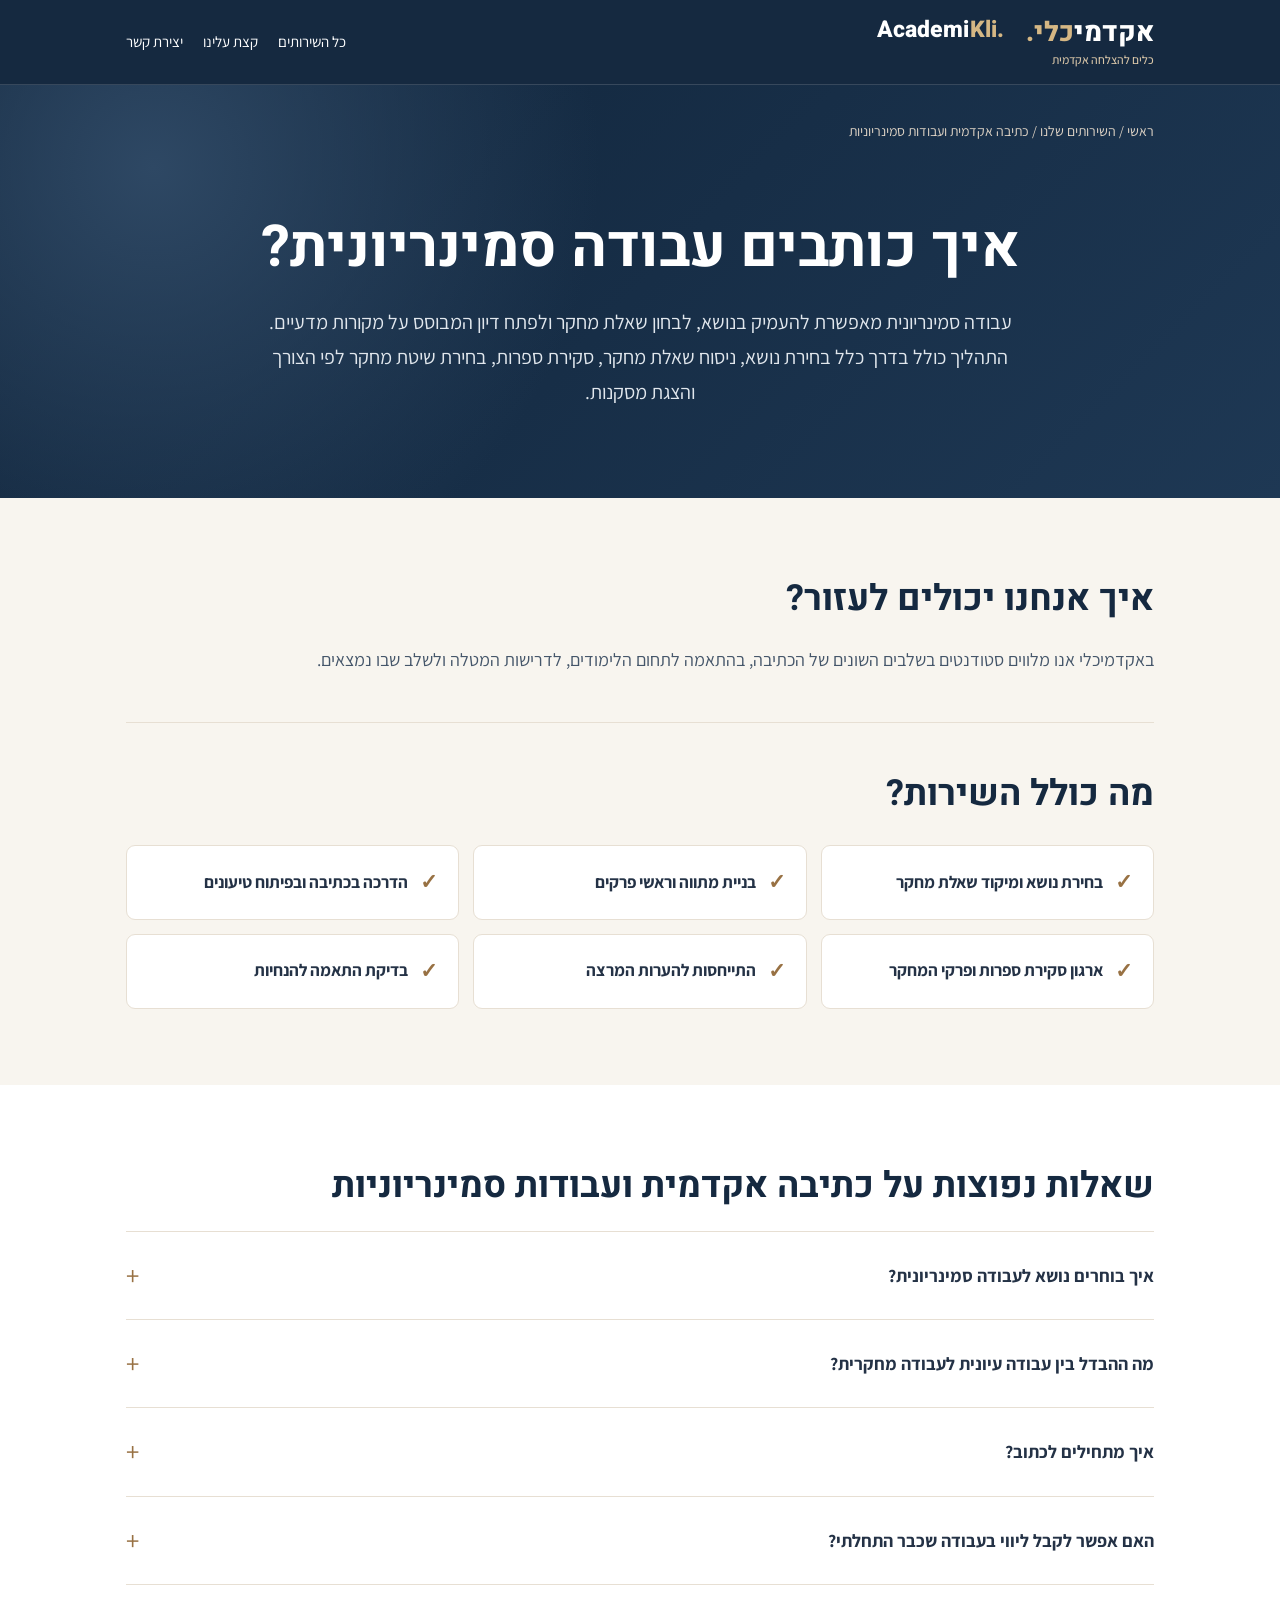
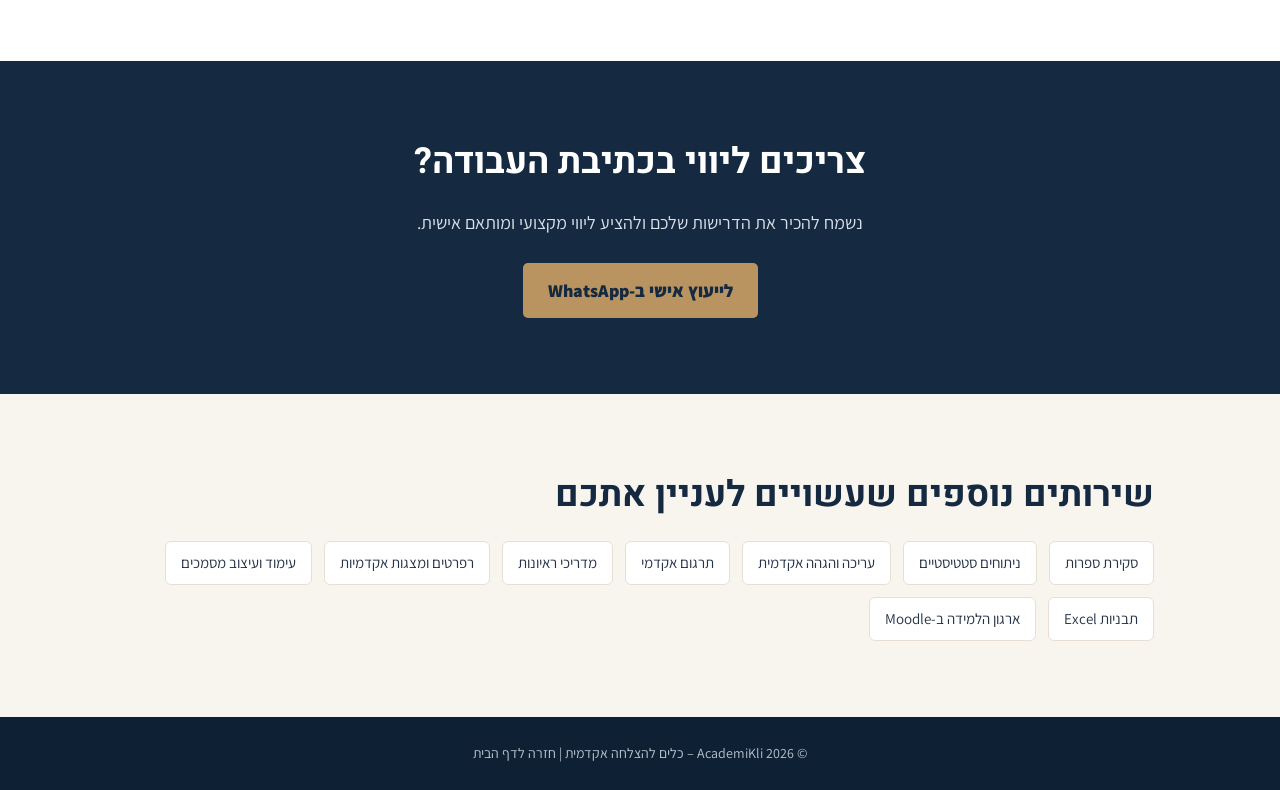
<file: academic-writing.html>
<!doctype html>
<html lang="he" dir="rtl"><head><meta charset="utf-8"><meta name="viewport" content="width=device-width, initial-scale=1">
<title>איך כותבים עבודה סמינריונית? | כתיבה אקדמית ועבודות סמינריוניות – אקדמיכלי AcademiKli</title>
<meta name="description" content="כתיבה אקדמית ועבודות סמינריוניות באקדמיכלי – הסבר מקצועי, שאלות נפוצות וליווי אישי בהתאמה לצורכי הלימודים והמחקר."><link rel="canonical" href="https://academikli.co.il/academic-writing.html">
<meta property="og:type" content="website"><meta property="og:title" content="איך כותבים עבודה סמינריונית? | AcademiKli"><meta property="og:description" content="כתיבה אקדמית ועבודות סמינריוניות באקדמיכלי – הסבר מקצועי, שאלות נפוצות וליווי אישי בהתאמה לצורכי הלימודים והמחקר."><meta property="og:url" content="https://academikli.co.il/academic-writing.html">
<link rel="stylesheet" href="service-pages.css"><script type="application/ld+json">{"@context": "https://schema.org", "@type": "Service", "name": "כתיבה אקדמית ועבודות סמינריוניות", "serviceType": "כתיבה אקדמית ועבודות סמינריוניות", "provider": {"@type": "Organization", "name": "AcademiKli", "url": "https://academikli.co.il/"}, "url": "https://academikli.co.il/academic-writing.html"}</script></head>
<body><header class="top"><div class="wrap nav"><div class="logos">
<a href="/" class="brand-he" aria-label="אקדמיכלי – לדף הבית">אקדמי<span>כלי.</span><small>כלים להצלחה אקדמית</small></a>
<a href="/" class="brand-en" lang="en" aria-label="AcademiKli – Home">Academi<span>Kli.</span></a></div>
<nav class="nav-actions" aria-label="ניווט"><a href="/#services">כל השירותים</a><a href="/#about">קצת עלינו</a><a href="/#contact">יצירת קשר</a></nav></div></header>
<main><section class="hero"><div class="wrap"><nav class="breadcrumbs" aria-label="נתיב ניווט"><a href="/">ראשי</a> / <a href="/#services">השירותים שלנו</a> / כתיבה אקדמית ועבודות סמינריוניות</nav>
<h1>איך כותבים עבודה סמינריונית?</h1><p>עבודה סמינריונית מאפשרת להעמיק בנושא, לבחון שאלת מחקר ולפתח דיון המבוסס על מקורות מדעיים. התהליך כולל בדרך כלל בחירת נושא, ניסוח שאלת מחקר, סקירת ספרות, בחירת שיטת מחקר לפי הצורך והצגת מסקנות.</p></div></section>
<section class="section section-cream"><div class="wrap"><h2>איך אנחנו יכולים לעזור?</h2><p>באקדמיכלי אנו מלווים סטודנטים בשלבים השונים של הכתיבה, בהתאמה לתחום הלימודים, לדרישות המטלה ולשלב שבו נמצאים.</p><div class="divider"></div><h2>מה כולל השירות?</h2><div class="benefits"><div class="benefit">בחירת נושא ומיקוד שאלת מחקר</div><div class="benefit">בניית מתווה וראשי פרקים</div><div class="benefit">הדרכה בכתיבה ובפיתוח טיעונים</div><div class="benefit">ארגון סקירת ספרות ופרקי המחקר</div><div class="benefit">התייחסות להערות המרצה</div><div class="benefit">בדיקת התאמה להנחיות</div></div></div></section>
<section class="section section-light"><div class="wrap"><h2>שאלות נפוצות על כתיבה אקדמית ועבודות סמינריוניות</h2><details class="faq"><summary>איך בוחרים נושא לעבודה סמינריונית?</summary><p>מומלץ לבחור נושא מעניין, רלוונטי לתחום הלימודים וניתן לבדיקה באמצעות מקורות זמינים.</p></details><details class="faq"><summary>מה ההבדל בין עבודה עיונית לעבודה מחקרית?</summary><p>עבודה עיונית מבוססת בעיקר על דיון בספרות קיימת, ואילו עבודה מחקרית עשויה לכלול גם איסוף וניתוח נתונים.</p></details><details class="faq"><summary>איך מתחילים לכתוב?</summary><p>קוראים את ההנחיות, בוחרים נושא, מנסחים שאלת מחקר ראשונית, מאתרים מקורות ובונים מתווה.</p></details><details class="faq"><summary>האם אפשר לקבל ליווי בעבודה שכבר התחלתי?</summary><p>כן. אפשר להתמקד בשיפור המבנה, הניסוח, הארגון או בהתייחסות להערות המרצה.</p></details></div></section>
<section class="section cta"><div class="wrap"><h2>צריכים ליווי בכתיבת העבודה?</h2><p>נשמח להכיר את הדרישות שלכם ולהציע ליווי מקצועי ומותאם אישית.</p><a class="btn" href="https://wa.me/972552879853?text=%D7%A9%D7%9C%D7%95%D7%9D%2C%20%D7%94%D7%92%D7%A2%D7%AA%D7%99%20%D7%9E%D7%A2%D7%9E%D7%95%D7%93%20%D7%9B%D7%AA%D7%99%D7%91%D7%94%20%D7%90%D7%A7%D7%93%D7%9E%D7%99%D7%AA%20%D7%95%D7%A2%D7%91%D7%95%D7%93%D7%95%D7%AA%20%D7%A1%D7%9E%D7%99%D7%A0%D7%A8%D7%99%D7%95%D7%A0%D7%99%D7%95%D7%AA%20%D7%91%D7%90%D7%AA%D7%A8%20%D7%90%D7%A7%D7%93%D7%9E%D7%99%D7%9B%D7%9C%D7%99.%20%D7%90%D7%A9%D7%9E%D7%97%20%D7%9C%D7%A7%D7%91%D7%9C%20%D7%A4%D7%A8%D7%98%D7%99%D7%9D%20%D7%A2%D7%9C%20%D7%94%D7%A9%D7%99%D7%A8%D7%95%D7%AA." target="_blank" rel="noopener noreferrer">לייעוץ אישי ב-WhatsApp</a></div></section>
<section class="section section-cream"><div class="wrap"><h2>שירותים נוספים שעשויים לעניין אתכם</h2><div class="related"><a href="literature-review.html">סקירת ספרות</a><a href="statistical-analysis.html">ניתוחים סטטיסטיים</a><a href="academic-editing.html">עריכה והגהה אקדמית</a><a href="academic-translation.html">תרגום אקדמי</a><a href="interview-guides.html">מדריכי ראיונות</a><a href="presentations.html">רפרטים ומצגות אקדמיות</a><a href="document-formatting.html">עימוד ועיצוב מסמכים</a><a href="excel-templates.html">תבניות Excel</a><a href="moodle.html">ארגון הלמידה ב-Moodle</a></div></div></section></main>
<footer class="footer">© <span id="year"></span> AcademiKli – כלים להצלחה אקדמית | <a href="/">חזרה לדף הבית</a></footer>
<script>document.getElementById('year').textContent=new Date().getFullYear();</script></body></html>
</file>
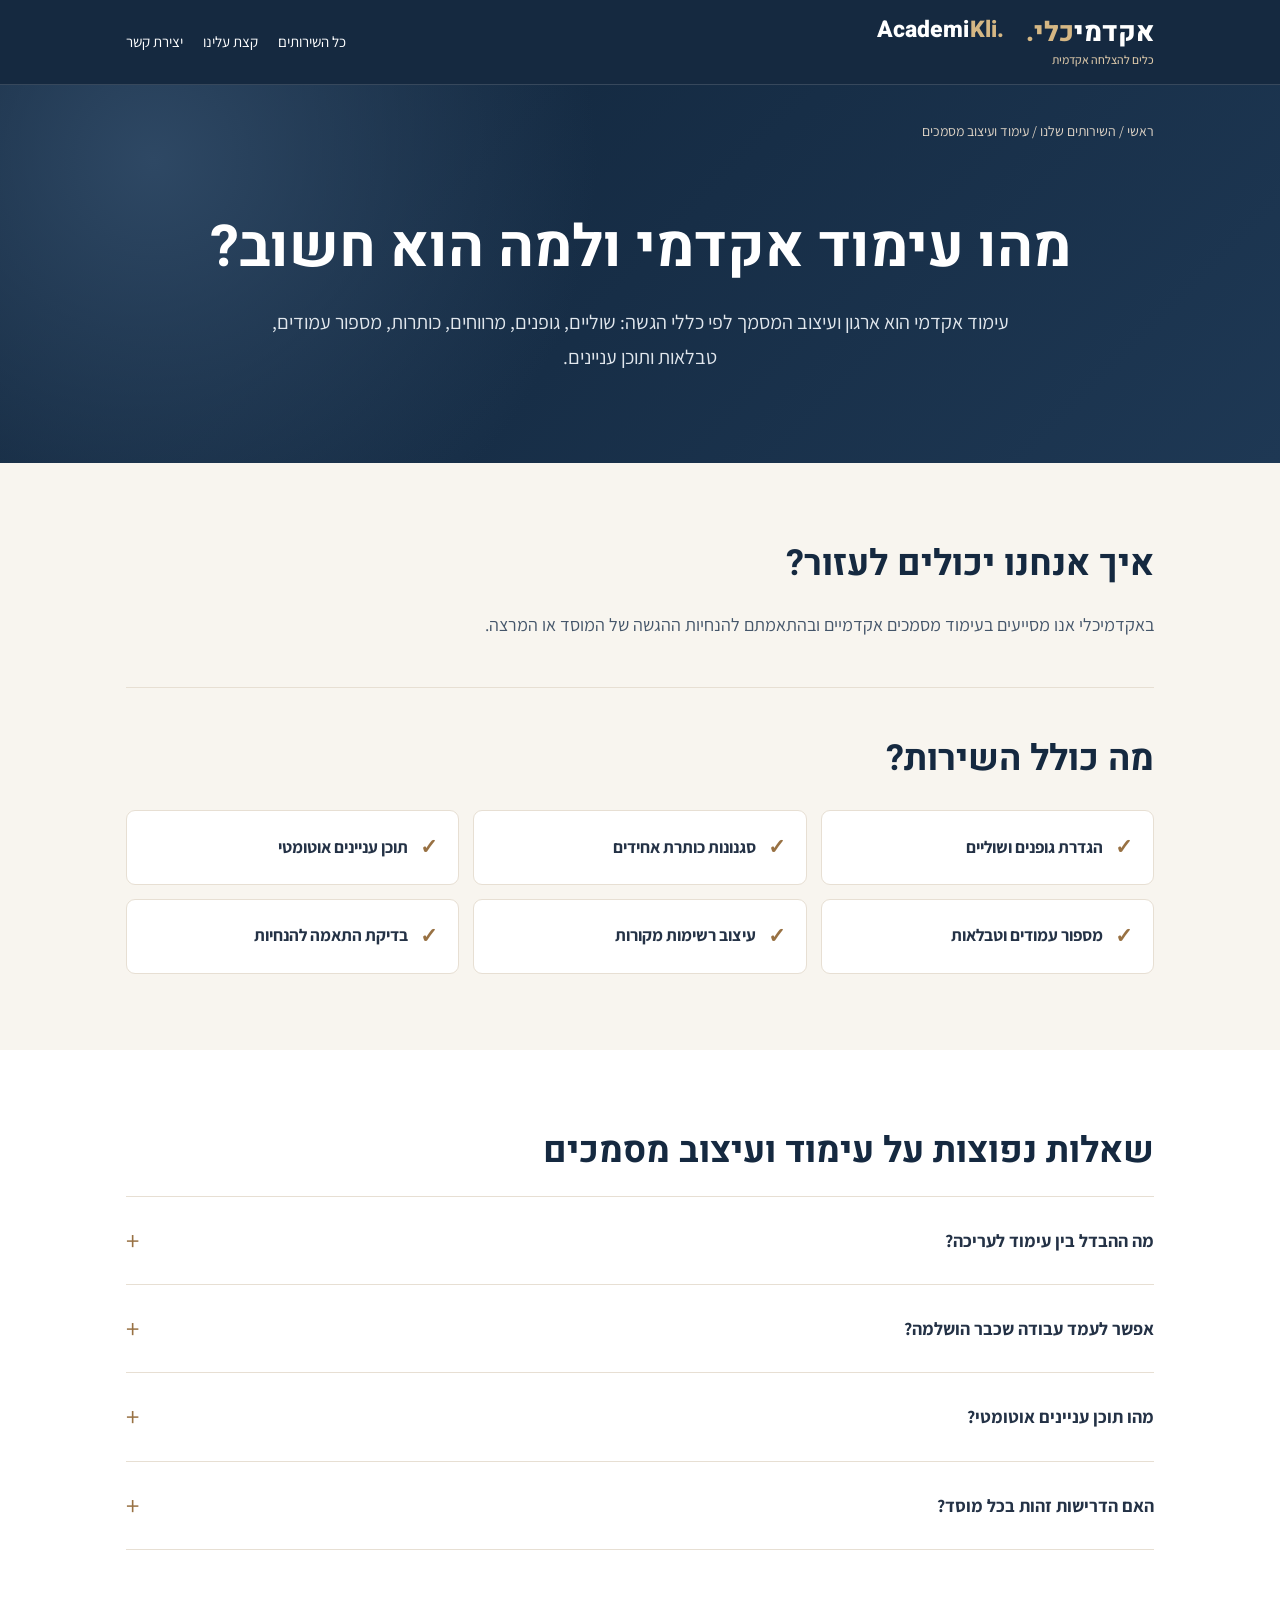
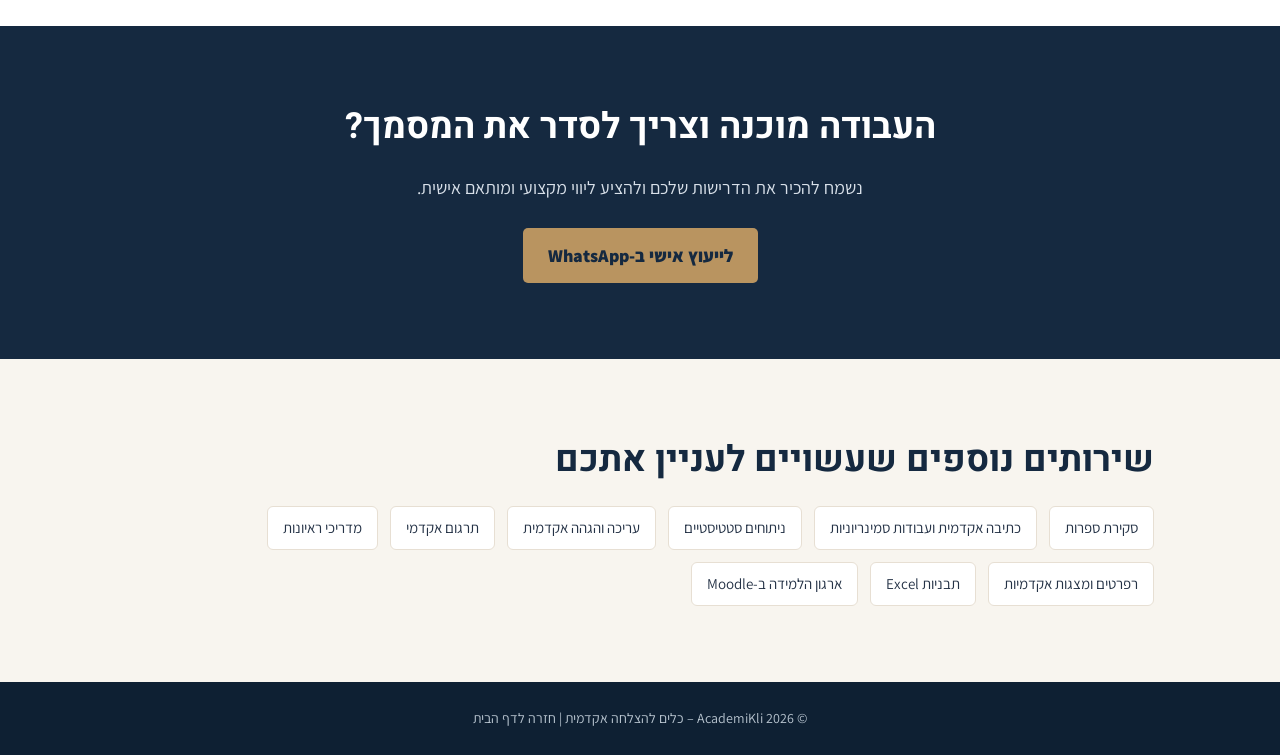
<file: document-formatting.html>
<!doctype html>
<html lang="he" dir="rtl"><head><meta charset="utf-8"><meta name="viewport" content="width=device-width, initial-scale=1">
<title>מהו עימוד אקדמי ולמה הוא חשוב? | עימוד ועיצוב מסמכים – אקדמיכלי AcademiKli</title>
<meta name="description" content="עימוד ועיצוב מסמכים באקדמיכלי – הסבר מקצועי, שאלות נפוצות וליווי אישי בהתאמה לצורכי הלימודים והמחקר."><link rel="canonical" href="https://academikli.co.il/document-formatting.html">
<meta property="og:type" content="website"><meta property="og:title" content="מהו עימוד אקדמי ולמה הוא חשוב? | AcademiKli"><meta property="og:description" content="עימוד ועיצוב מסמכים באקדמיכלי – הסבר מקצועי, שאלות נפוצות וליווי אישי בהתאמה לצורכי הלימודים והמחקר."><meta property="og:url" content="https://academikli.co.il/document-formatting.html">
<link rel="stylesheet" href="service-pages.css"><script type="application/ld+json">{"@context": "https://schema.org", "@type": "Service", "name": "עימוד ועיצוב מסמכים", "serviceType": "עימוד ועיצוב מסמכים", "provider": {"@type": "Organization", "name": "AcademiKli", "url": "https://academikli.co.il/"}, "url": "https://academikli.co.il/document-formatting.html"}</script></head>
<body><header class="top"><div class="wrap nav"><div class="logos">
<a href="/" class="brand-he" aria-label="אקדמיכלי – לדף הבית">אקדמי<span>כלי.</span><small>כלים להצלחה אקדמית</small></a>
<a href="/" class="brand-en" lang="en" aria-label="AcademiKli – Home">Academi<span>Kli.</span></a></div>
<nav class="nav-actions" aria-label="ניווט"><a href="/#services">כל השירותים</a><a href="/#about">קצת עלינו</a><a href="/#contact">יצירת קשר</a></nav></div></header>
<main><section class="hero"><div class="wrap"><nav class="breadcrumbs" aria-label="נתיב ניווט"><a href="/">ראשי</a> / <a href="/#services">השירותים שלנו</a> / עימוד ועיצוב מסמכים</nav>
<h1>מהו עימוד אקדמי ולמה הוא חשוב?</h1><p>עימוד אקדמי הוא ארגון ועיצוב המסמך לפי כללי הגשה: שוליים, גופנים, מרווחים, כותרות, מספור עמודים, טבלאות ותוכן עניינים.</p></div></section>
<section class="section section-cream"><div class="wrap"><h2>איך אנחנו יכולים לעזור?</h2><p>באקדמיכלי אנו מסייעים בעימוד מסמכים אקדמיים ובהתאמתם להנחיות ההגשה של המוסד או המרצה.</p><div class="divider"></div><h2>מה כולל השירות?</h2><div class="benefits"><div class="benefit">הגדרת גופנים ושוליים</div><div class="benefit">סגנונות כותרת אחידים</div><div class="benefit">תוכן עניינים אוטומטי</div><div class="benefit">מספור עמודים וטבלאות</div><div class="benefit">עיצוב רשימות מקורות</div><div class="benefit">בדיקת התאמה להנחיות</div></div></div></section>
<section class="section section-light"><div class="wrap"><h2>שאלות נפוצות על עימוד ועיצוב מסמכים</h2><details class="faq"><summary>מה ההבדל בין עימוד לעריכה?</summary><p>עימוד מתמקד במבנה החזותי של המסמך, ועריכה עוסקת בטקסט עצמו.</p></details><details class="faq"><summary>אפשר לעמד עבודה שכבר הושלמה?</summary><p>כן, אם הקובץ מאפשר עריכה.</p></details><details class="faq"><summary>מהו תוכן עניינים אוטומטי?</summary><p>תוכן עניינים המבוסס על סגנונות הכותרת ומתעדכן לאחר שינויים.</p></details><details class="faq"><summary>האם הדרישות זהות בכל מוסד?</summary><p>לא. יש לפעול לפי ההנחיות הספציפיות של המטלה.</p></details></div></section>
<section class="section cta"><div class="wrap"><h2>העבודה מוכנה וצריך לסדר את המסמך?</h2><p>נשמח להכיר את הדרישות שלכם ולהציע ליווי מקצועי ומותאם אישית.</p><a class="btn" href="https://wa.me/972552879853?text=%D7%A9%D7%9C%D7%95%D7%9D%2C%20%D7%94%D7%92%D7%A2%D7%AA%D7%99%20%D7%9E%D7%A2%D7%9E%D7%95%D7%93%20%D7%A2%D7%99%D7%9E%D7%95%D7%93%20%D7%95%D7%A2%D7%99%D7%A6%D7%95%D7%91%20%D7%9E%D7%A1%D7%9E%D7%9B%D7%99%D7%9D%20%D7%91%D7%90%D7%AA%D7%A8%20%D7%90%D7%A7%D7%93%D7%9E%D7%99%D7%9B%D7%9C%D7%99.%20%D7%90%D7%A9%D7%9E%D7%97%20%D7%9C%D7%A7%D7%91%D7%9C%20%D7%A4%D7%A8%D7%98%D7%99%D7%9D%20%D7%A2%D7%9C%20%D7%94%D7%A9%D7%99%D7%A8%D7%95%D7%AA." target="_blank" rel="noopener noreferrer">לייעוץ אישי ב-WhatsApp</a></div></section>
<section class="section section-cream"><div class="wrap"><h2>שירותים נוספים שעשויים לעניין אתכם</h2><div class="related"><a href="literature-review.html">סקירת ספרות</a><a href="academic-writing.html">כתיבה אקדמית ועבודות סמינריוניות</a><a href="statistical-analysis.html">ניתוחים סטטיסטיים</a><a href="academic-editing.html">עריכה והגהה אקדמית</a><a href="academic-translation.html">תרגום אקדמי</a><a href="interview-guides.html">מדריכי ראיונות</a><a href="presentations.html">רפרטים ומצגות אקדמיות</a><a href="excel-templates.html">תבניות Excel</a><a href="moodle.html">ארגון הלמידה ב-Moodle</a></div></div></section></main>
<footer class="footer">© <span id="year"></span> AcademiKli – כלים להצלחה אקדמית | <a href="/">חזרה לדף הבית</a></footer>
<script>document.getElementById('year').textContent=new Date().getFullYear();</script></body></html>
</file>
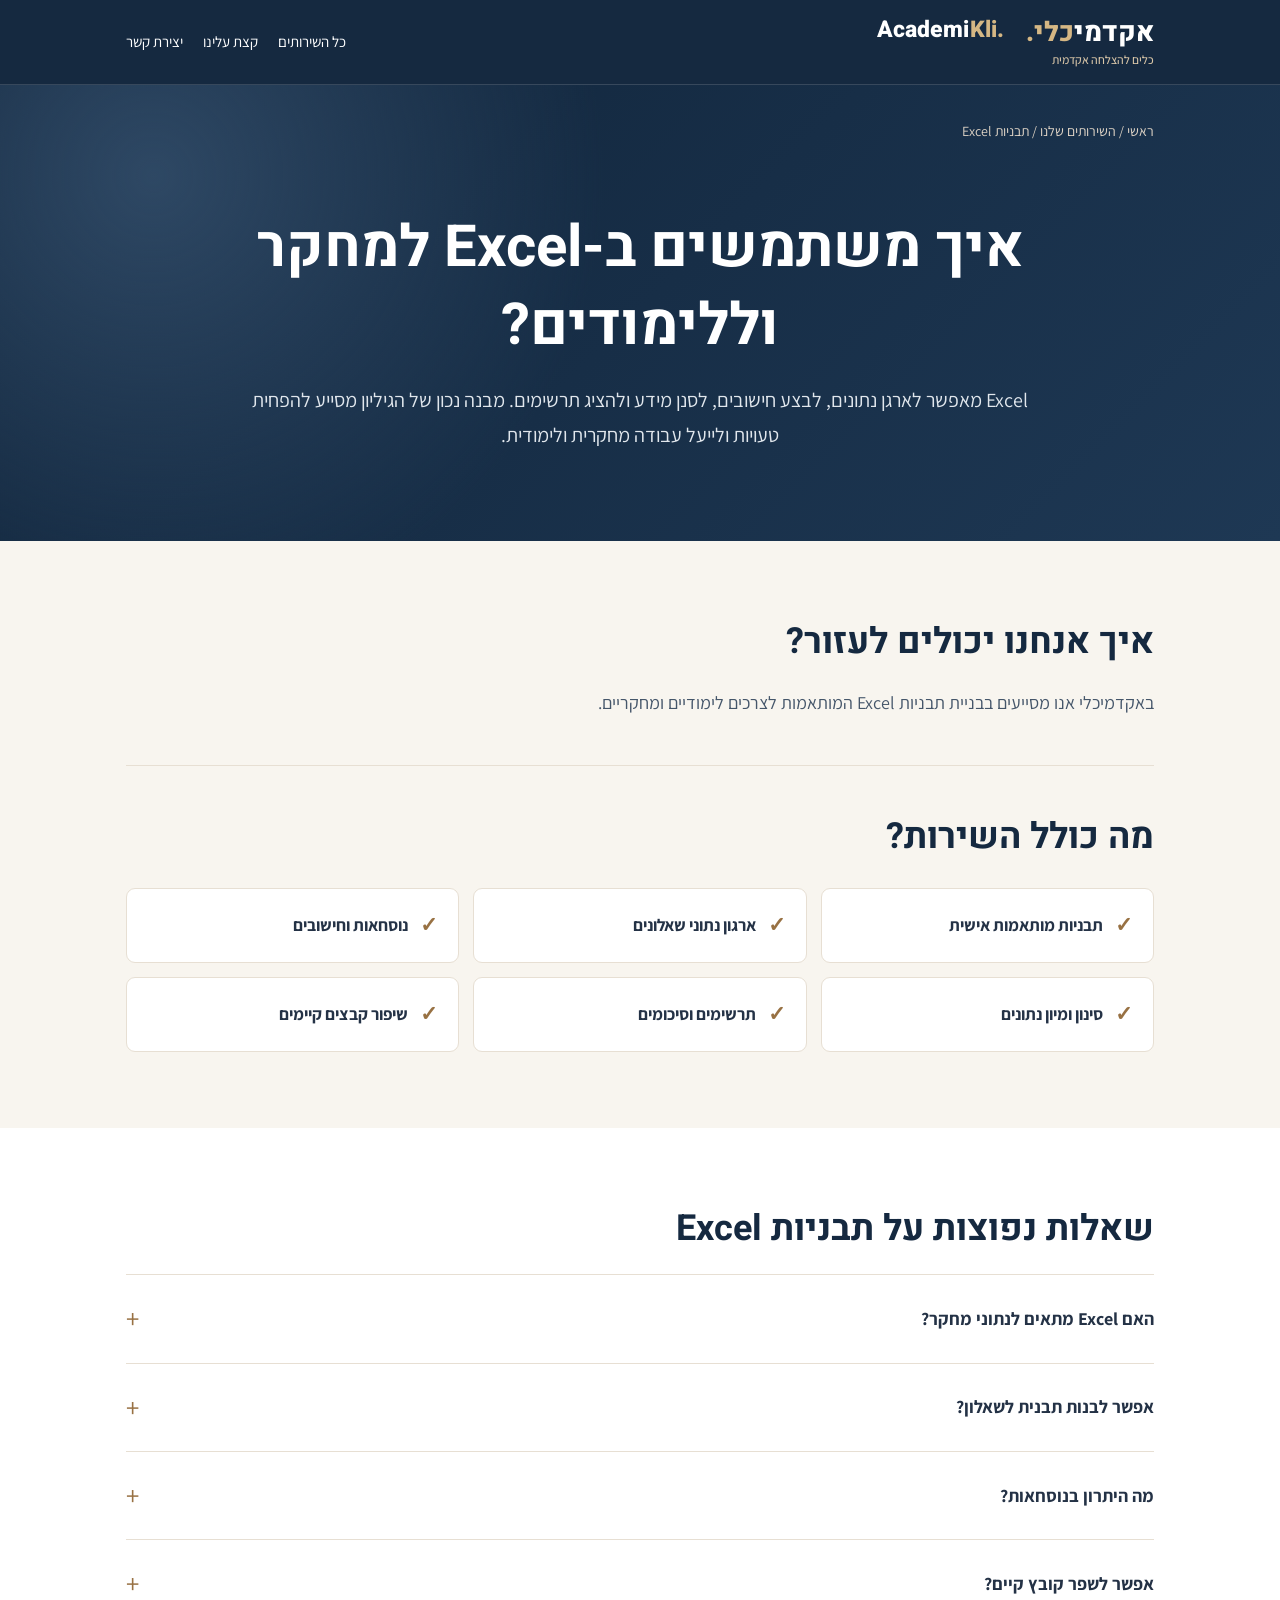
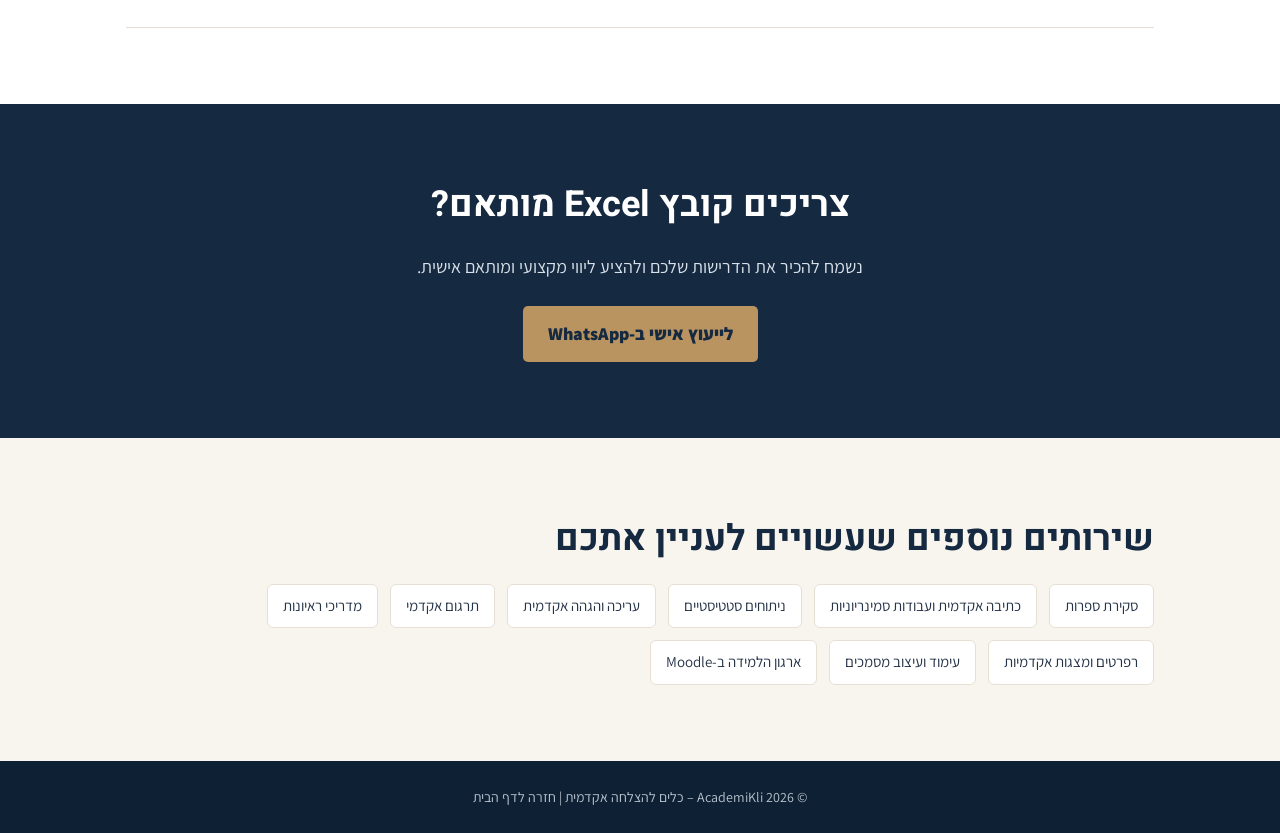
<file: excel-templates.html>
<!doctype html>
<html lang="he" dir="rtl"><head><meta charset="utf-8"><meta name="viewport" content="width=device-width, initial-scale=1">
<title>איך משתמשים ב-Excel למחקר וללימודים? | תבניות Excel – אקדמיכלי AcademiKli</title>
<meta name="description" content="תבניות Excel באקדמיכלי – הסבר מקצועי, שאלות נפוצות וליווי אישי בהתאמה לצורכי הלימודים והמחקר."><link rel="canonical" href="https://academikli.co.il/excel-templates.html">
<meta property="og:type" content="website"><meta property="og:title" content="איך משתמשים ב-Excel למחקר וללימודים? | AcademiKli"><meta property="og:description" content="תבניות Excel באקדמיכלי – הסבר מקצועי, שאלות נפוצות וליווי אישי בהתאמה לצורכי הלימודים והמחקר."><meta property="og:url" content="https://academikli.co.il/excel-templates.html">
<link rel="stylesheet" href="service-pages.css"><script type="application/ld+json">{"@context": "https://schema.org", "@type": "Service", "name": "תבניות Excel", "serviceType": "תבניות Excel", "provider": {"@type": "Organization", "name": "AcademiKli", "url": "https://academikli.co.il/"}, "url": "https://academikli.co.il/excel-templates.html"}</script></head>
<body><header class="top"><div class="wrap nav"><div class="logos">
<a href="/" class="brand-he" aria-label="אקדמיכלי – לדף הבית">אקדמי<span>כלי.</span><small>כלים להצלחה אקדמית</small></a>
<a href="/" class="brand-en" lang="en" aria-label="AcademiKli – Home">Academi<span>Kli.</span></a></div>
<nav class="nav-actions" aria-label="ניווט"><a href="/#services">כל השירותים</a><a href="/#about">קצת עלינו</a><a href="/#contact">יצירת קשר</a></nav></div></header>
<main><section class="hero"><div class="wrap"><nav class="breadcrumbs" aria-label="נתיב ניווט"><a href="/">ראשי</a> / <a href="/#services">השירותים שלנו</a> / תבניות Excel</nav>
<h1>איך משתמשים ב-Excel למחקר וללימודים?</h1><p>Excel מאפשר לארגן נתונים, לבצע חישובים, לסנן מידע ולהציג תרשימים. מבנה נכון של הגיליון מסייע להפחית טעויות ולייעל עבודה מחקרית ולימודית.</p></div></section>
<section class="section section-cream"><div class="wrap"><h2>איך אנחנו יכולים לעזור?</h2><p>באקדמיכלי אנו מסייעים בבניית תבניות Excel המותאמות לצרכים לימודיים ומחקריים.</p><div class="divider"></div><h2>מה כולל השירות?</h2><div class="benefits"><div class="benefit">תבניות מותאמות אישית</div><div class="benefit">ארגון נתוני שאלונים</div><div class="benefit">נוסחאות וחישובים</div><div class="benefit">סינון ומיון נתונים</div><div class="benefit">תרשימים וסיכומים</div><div class="benefit">שיפור קבצים קיימים</div></div></div></section>
<section class="section section-light"><div class="wrap"><h2>שאלות נפוצות על תבניות Excel</h2><details class="faq"><summary>האם Excel מתאים לנתוני מחקר?</summary><p>כן, בעיקר לארגון, ניקוי ובדיקות ראשוניות, בהתאם להיקף הנתונים.</p></details><details class="faq"><summary>אפשר לבנות תבנית לשאלון?</summary><p>כן, למשל גיליון שבו כל שורה היא משתתף וכל עמודה היא פריט.</p></details><details class="faq"><summary>מה היתרון בנוסחאות?</summary><p>הן מאפשרות חישובים עקביים ומפחיתות עבודה ידנית.</p></details><details class="faq"><summary>אפשר לשפר קובץ קיים?</summary><p>כן, באמצעות ארגון מחדש, נוסחאות ושיפור הנוחות.</p></details></div></section>
<section class="section cta"><div class="wrap"><h2>צריכים קובץ Excel מותאם?</h2><p>נשמח להכיר את הדרישות שלכם ולהציע ליווי מקצועי ומותאם אישית.</p><a class="btn" href="https://wa.me/972552879853?text=%D7%A9%D7%9C%D7%95%D7%9D%2C%20%D7%94%D7%92%D7%A2%D7%AA%D7%99%20%D7%9E%D7%A2%D7%9E%D7%95%D7%93%20%D7%AA%D7%91%D7%A0%D7%99%D7%95%D7%AA%20Excel%20%D7%91%D7%90%D7%AA%D7%A8%20%D7%90%D7%A7%D7%93%D7%9E%D7%99%D7%9B%D7%9C%D7%99.%20%D7%90%D7%A9%D7%9E%D7%97%20%D7%9C%D7%A7%D7%91%D7%9C%20%D7%A4%D7%A8%D7%98%D7%99%D7%9D%20%D7%A2%D7%9C%20%D7%94%D7%A9%D7%99%D7%A8%D7%95%D7%AA." target="_blank" rel="noopener noreferrer">לייעוץ אישי ב-WhatsApp</a></div></section>
<section class="section section-cream"><div class="wrap"><h2>שירותים נוספים שעשויים לעניין אתכם</h2><div class="related"><a href="literature-review.html">סקירת ספרות</a><a href="academic-writing.html">כתיבה אקדמית ועבודות סמינריוניות</a><a href="statistical-analysis.html">ניתוחים סטטיסטיים</a><a href="academic-editing.html">עריכה והגהה אקדמית</a><a href="academic-translation.html">תרגום אקדמי</a><a href="interview-guides.html">מדריכי ראיונות</a><a href="presentations.html">רפרטים ומצגות אקדמיות</a><a href="document-formatting.html">עימוד ועיצוב מסמכים</a><a href="moodle.html">ארגון הלמידה ב-Moodle</a></div></div></section></main>
<footer class="footer">© <span id="year"></span> AcademiKli – כלים להצלחה אקדמית | <a href="/">חזרה לדף הבית</a></footer>
<script>document.getElementById('year').textContent=new Date().getFullYear();</script></body></html>
</file>
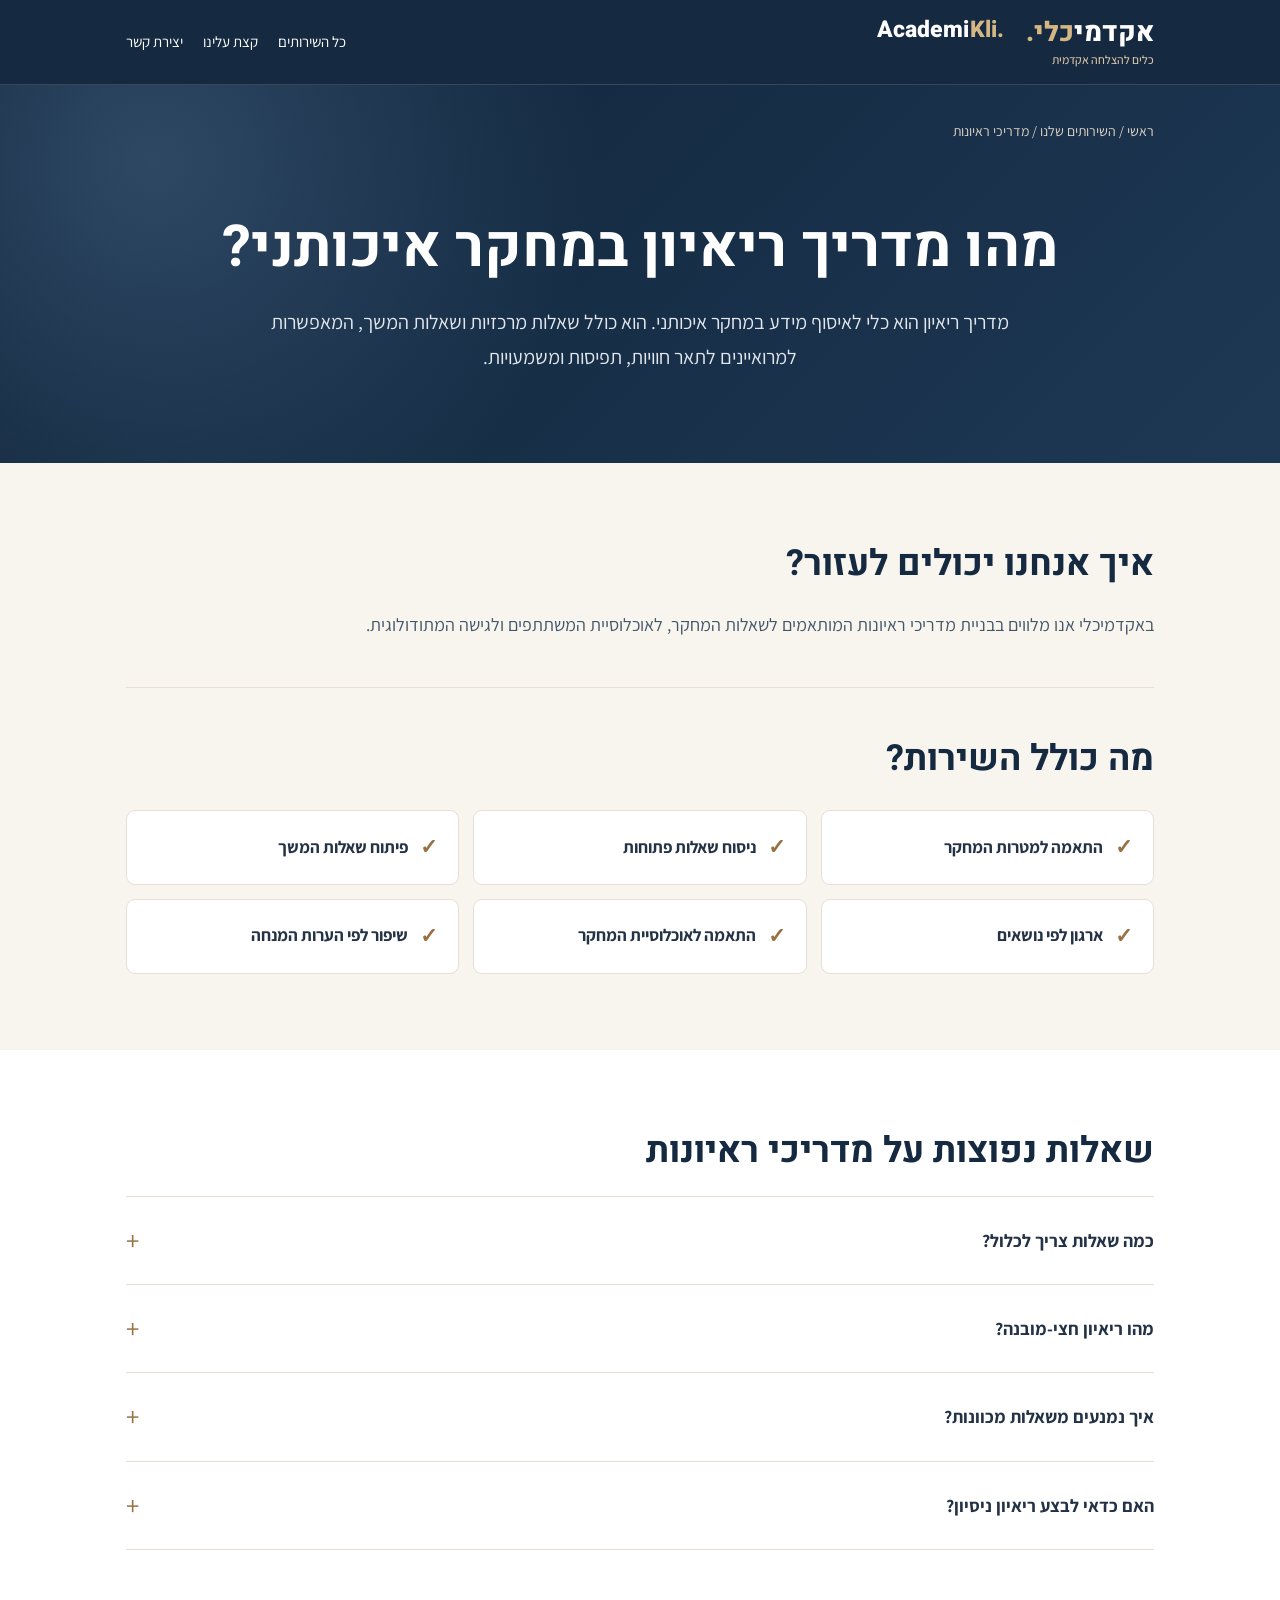
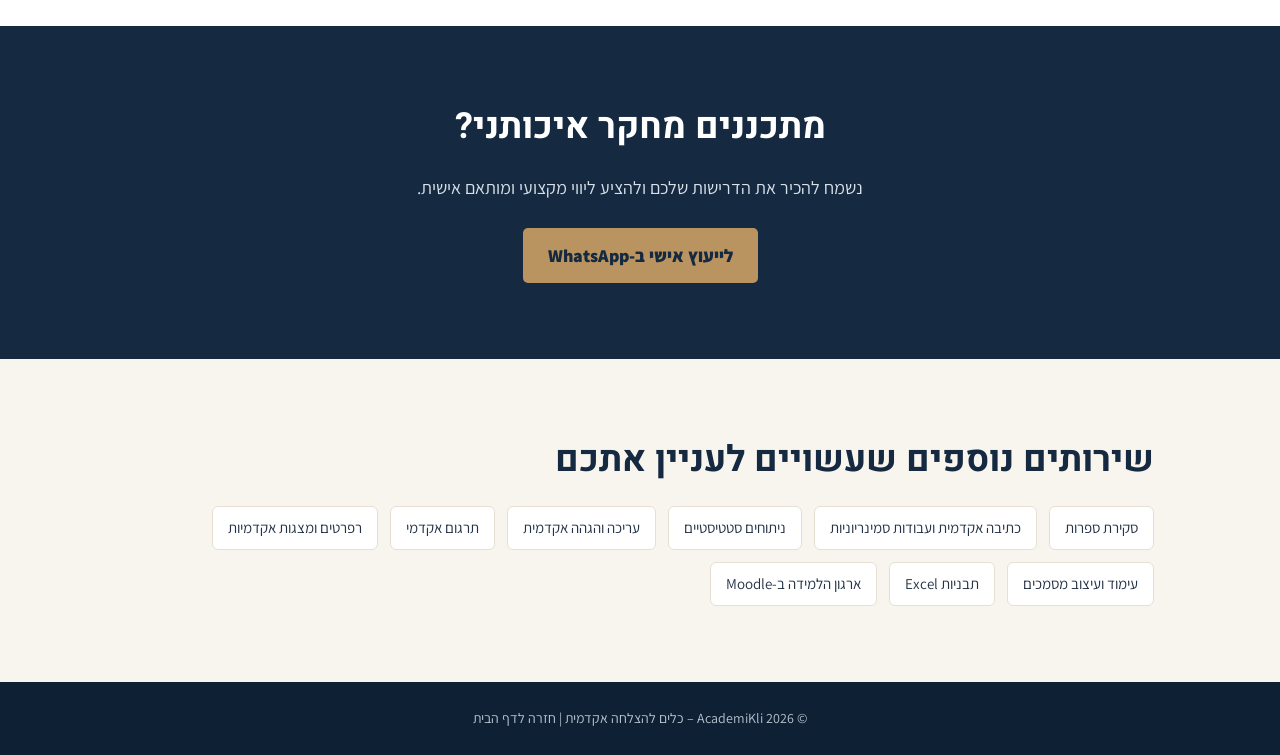
<file: interview-guides.html>
<!doctype html>
<html lang="he" dir="rtl"><head><meta charset="utf-8"><meta name="viewport" content="width=device-width, initial-scale=1">
<title>מהו מדריך ריאיון במחקר איכותני? | מדריכי ראיונות – אקדמיכלי AcademiKli</title>
<meta name="description" content="מדריכי ראיונות באקדמיכלי – הסבר מקצועי, שאלות נפוצות וליווי אישי בהתאמה לצורכי הלימודים והמחקר."><link rel="canonical" href="https://academikli.co.il/interview-guides.html">
<meta property="og:type" content="website"><meta property="og:title" content="מהו מדריך ריאיון במחקר איכותני? | AcademiKli"><meta property="og:description" content="מדריכי ראיונות באקדמיכלי – הסבר מקצועי, שאלות נפוצות וליווי אישי בהתאמה לצורכי הלימודים והמחקר."><meta property="og:url" content="https://academikli.co.il/interview-guides.html">
<link rel="stylesheet" href="service-pages.css"><script type="application/ld+json">{"@context": "https://schema.org", "@type": "Service", "name": "מדריכי ראיונות", "serviceType": "מדריכי ראיונות", "provider": {"@type": "Organization", "name": "AcademiKli", "url": "https://academikli.co.il/"}, "url": "https://academikli.co.il/interview-guides.html"}</script></head>
<body><header class="top"><div class="wrap nav"><div class="logos">
<a href="/" class="brand-he" aria-label="אקדמיכלי – לדף הבית">אקדמי<span>כלי.</span><small>כלים להצלחה אקדמית</small></a>
<a href="/" class="brand-en" lang="en" aria-label="AcademiKli – Home">Academi<span>Kli.</span></a></div>
<nav class="nav-actions" aria-label="ניווט"><a href="/#services">כל השירותים</a><a href="/#about">קצת עלינו</a><a href="/#contact">יצירת קשר</a></nav></div></header>
<main><section class="hero"><div class="wrap"><nav class="breadcrumbs" aria-label="נתיב ניווט"><a href="/">ראשי</a> / <a href="/#services">השירותים שלנו</a> / מדריכי ראיונות</nav>
<h1>מהו מדריך ריאיון במחקר איכותני?</h1><p>מדריך ריאיון הוא כלי לאיסוף מידע במחקר איכותני. הוא כולל שאלות מרכזיות ושאלות המשך, המאפשרות למרואיינים לתאר חוויות, תפיסות ומשמעויות.</p></div></section>
<section class="section section-cream"><div class="wrap"><h2>איך אנחנו יכולים לעזור?</h2><p>באקדמיכלי אנו מלווים בבניית מדריכי ראיונות המותאמים לשאלות המחקר, לאוכלוסיית המשתתפים ולגישה המתודולוגית.</p><div class="divider"></div><h2>מה כולל השירות?</h2><div class="benefits"><div class="benefit">התאמה למטרות המחקר</div><div class="benefit">ניסוח שאלות פתוחות</div><div class="benefit">פיתוח שאלות המשך</div><div class="benefit">ארגון לפי נושאים</div><div class="benefit">התאמה לאוכלוסיית המחקר</div><div class="benefit">שיפור לפי הערות המנחה</div></div></div></section>
<section class="section section-light"><div class="wrap"><h2>שאלות נפוצות על מדריכי ראיונות</h2><details class="faq"><summary>כמה שאלות צריך לכלול?</summary><p>אין מספר קבוע; הוא תלוי במטרות המחקר, במשך הריאיון ובעומק המבוקש.</p></details><details class="faq"><summary>מהו ריאיון חצי-מובנה?</summary><p>ריאיון הכולל שאלות מרכזיות מוכנות, עם גמישות לשאלות המשך ולשינוי הסדר.</p></details><details class="faq"><summary>איך נמנעים משאלות מכוונות?</summary><p>מנסחים שאלות פתוחות וניטרליות שאינן מניחות מראש תשובה רצויה.</p></details><details class="faq"><summary>האם כדאי לבצע ריאיון ניסיון?</summary><p>לעיתים קרובות כן, כדי לבדוק בהירות, רצף והתאמה למטרות המחקר.</p></details></div></section>
<section class="section cta"><div class="wrap"><h2>מתכננים מחקר איכותני?</h2><p>נשמח להכיר את הדרישות שלכם ולהציע ליווי מקצועי ומותאם אישית.</p><a class="btn" href="https://wa.me/972552879853?text=%D7%A9%D7%9C%D7%95%D7%9D%2C%20%D7%94%D7%92%D7%A2%D7%AA%D7%99%20%D7%9E%D7%A2%D7%9E%D7%95%D7%93%20%D7%9E%D7%93%D7%A8%D7%99%D7%9B%D7%99%20%D7%A8%D7%90%D7%99%D7%95%D7%A0%D7%95%D7%AA%20%D7%91%D7%90%D7%AA%D7%A8%20%D7%90%D7%A7%D7%93%D7%9E%D7%99%D7%9B%D7%9C%D7%99.%20%D7%90%D7%A9%D7%9E%D7%97%20%D7%9C%D7%A7%D7%91%D7%9C%20%D7%A4%D7%A8%D7%98%D7%99%D7%9D%20%D7%A2%D7%9C%20%D7%94%D7%A9%D7%99%D7%A8%D7%95%D7%AA." target="_blank" rel="noopener noreferrer">לייעוץ אישי ב-WhatsApp</a></div></section>
<section class="section section-cream"><div class="wrap"><h2>שירותים נוספים שעשויים לעניין אתכם</h2><div class="related"><a href="literature-review.html">סקירת ספרות</a><a href="academic-writing.html">כתיבה אקדמית ועבודות סמינריוניות</a><a href="statistical-analysis.html">ניתוחים סטטיסטיים</a><a href="academic-editing.html">עריכה והגהה אקדמית</a><a href="academic-translation.html">תרגום אקדמי</a><a href="presentations.html">רפרטים ומצגות אקדמיות</a><a href="document-formatting.html">עימוד ועיצוב מסמכים</a><a href="excel-templates.html">תבניות Excel</a><a href="moodle.html">ארגון הלמידה ב-Moodle</a></div></div></section></main>
<footer class="footer">© <span id="year"></span> AcademiKli – כלים להצלחה אקדמית | <a href="/">חזרה לדף הבית</a></footer>
<script>document.getElementById('year').textContent=new Date().getFullYear();</script></body></html>
</file>
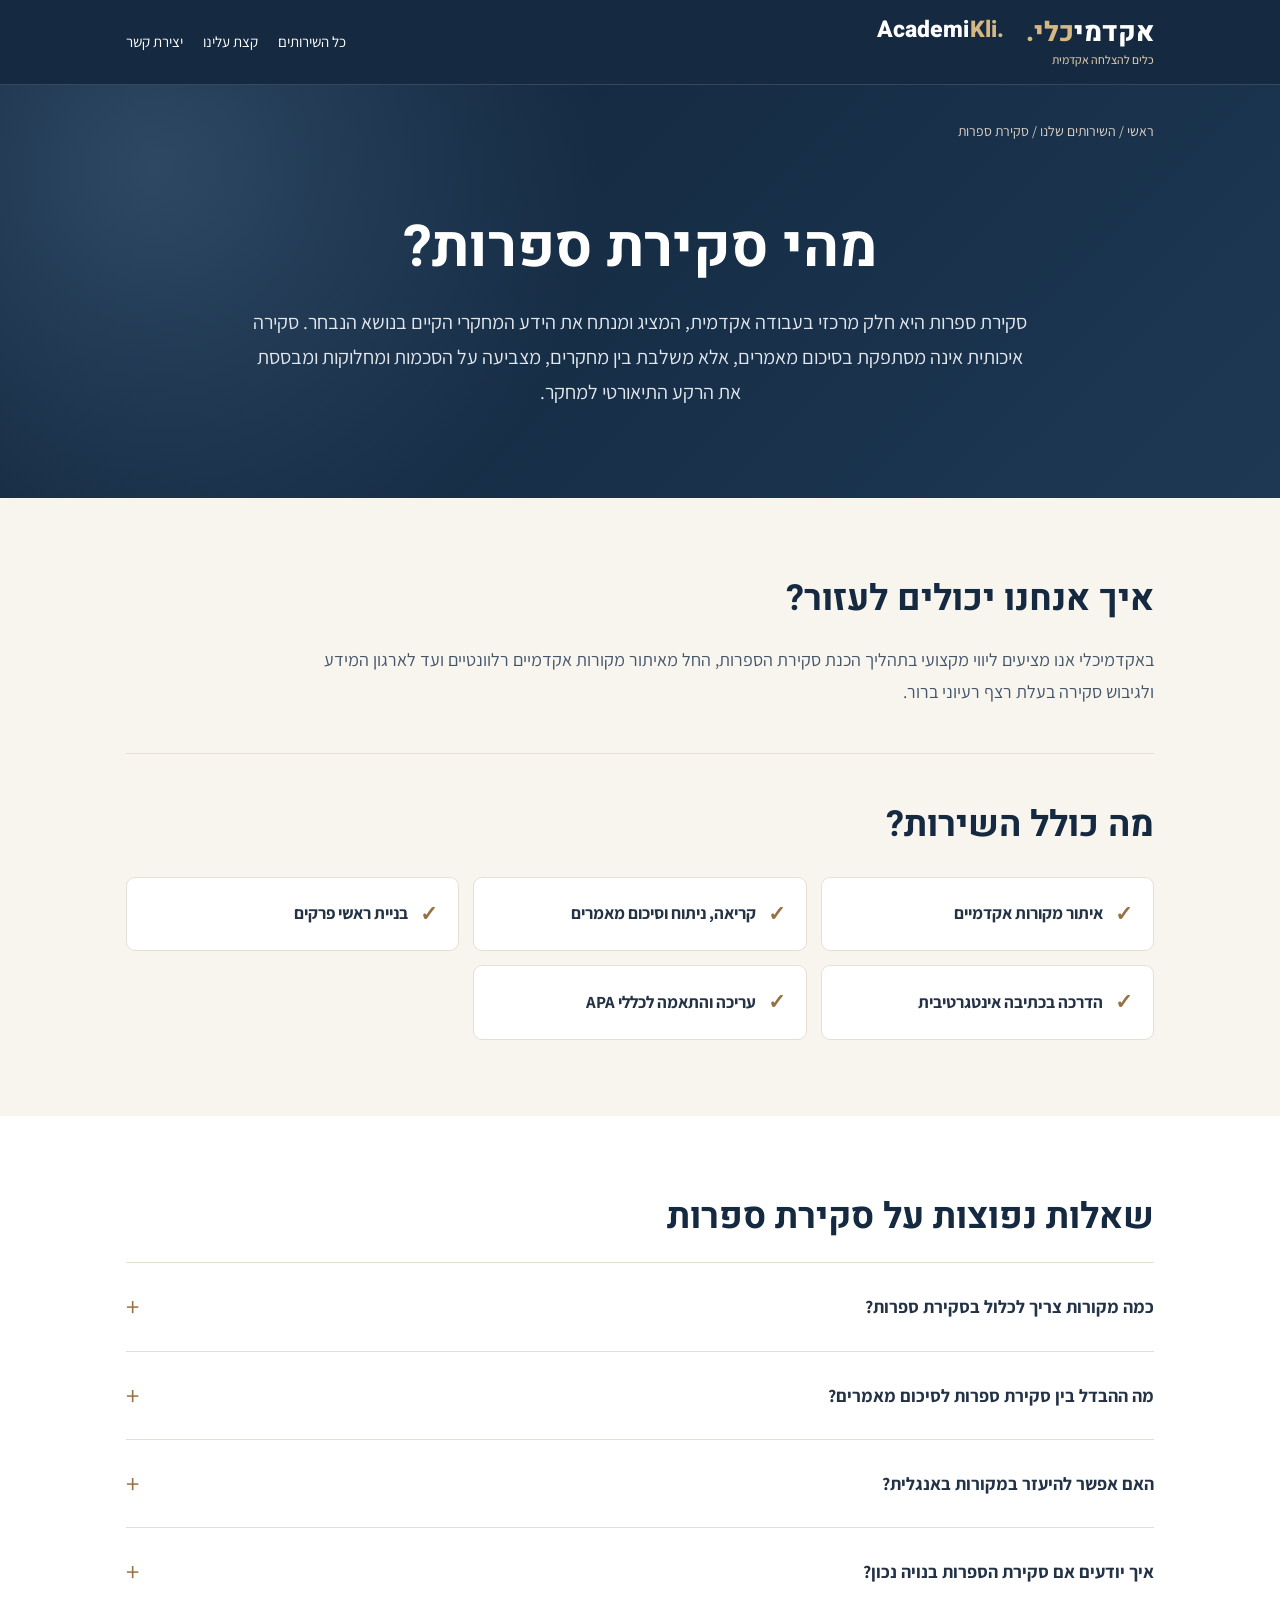
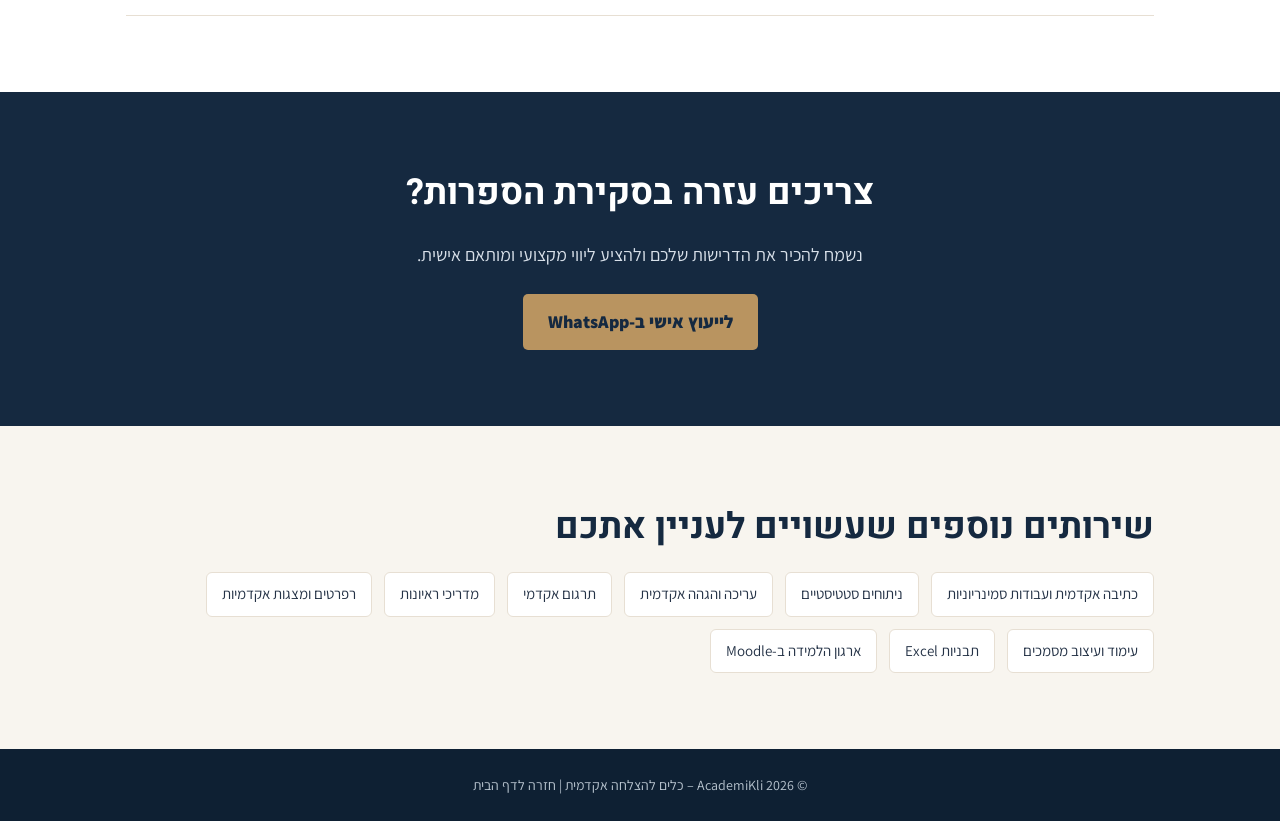
<file: literature-review.html>
<!doctype html>
<html lang="he" dir="rtl"><head><meta charset="utf-8"><meta name="viewport" content="width=device-width, initial-scale=1">
<title>מהי סקירת ספרות? | סקירת ספרות – אקדמיכלי AcademiKli</title>
<meta name="description" content="סקירת ספרות באקדמיכלי – הסבר מקצועי, שאלות נפוצות וליווי אישי בהתאמה לצורכי הלימודים והמחקר."><link rel="canonical" href="https://academikli.co.il/literature-review.html">
<meta property="og:type" content="website"><meta property="og:title" content="מהי סקירת ספרות? | AcademiKli"><meta property="og:description" content="סקירת ספרות באקדמיכלי – הסבר מקצועי, שאלות נפוצות וליווי אישי בהתאמה לצורכי הלימודים והמחקר."><meta property="og:url" content="https://academikli.co.il/literature-review.html">
<link rel="stylesheet" href="service-pages.css"><script type="application/ld+json">{"@context": "https://schema.org", "@type": "Service", "name": "סקירת ספרות", "serviceType": "סקירת ספרות", "provider": {"@type": "Organization", "name": "AcademiKli", "url": "https://academikli.co.il/"}, "url": "https://academikli.co.il/literature-review.html"}</script></head>
<body><header class="top"><div class="wrap nav"><div class="logos">
<a href="/" class="brand-he" aria-label="אקדמיכלי – לדף הבית">אקדמי<span>כלי.</span><small>כלים להצלחה אקדמית</small></a>
<a href="/" class="brand-en" lang="en" aria-label="AcademiKli – Home">Academi<span>Kli.</span></a></div>
<nav class="nav-actions" aria-label="ניווט"><a href="/#services">כל השירותים</a><a href="/#about">קצת עלינו</a><a href="/#contact">יצירת קשר</a></nav></div></header>
<main><section class="hero"><div class="wrap"><nav class="breadcrumbs" aria-label="נתיב ניווט"><a href="/">ראשי</a> / <a href="/#services">השירותים שלנו</a> / סקירת ספרות</nav>
<h1>מהי סקירת ספרות?</h1><p>סקירת ספרות היא חלק מרכזי בעבודה אקדמית, המציג ומנתח את הידע המחקרי הקיים בנושא הנבחר. סקירה איכותית אינה מסתפקת בסיכום מאמרים, אלא משלבת בין מחקרים, מצביעה על הסכמות ומחלוקות ומבססת את הרקע התיאורטי למחקר.</p></div></section>
<section class="section section-cream"><div class="wrap"><h2>איך אנחנו יכולים לעזור?</h2><p>באקדמיכלי אנו מציעים ליווי מקצועי בתהליך הכנת סקירת הספרות, החל מאיתור מקורות אקדמיים רלוונטיים ועד לארגון המידע ולגיבוש סקירה בעלת רצף רעיוני ברור.</p><div class="divider"></div><h2>מה כולל השירות?</h2><div class="benefits"><div class="benefit">איתור מקורות אקדמיים</div><div class="benefit">קריאה, ניתוח וסיכום מאמרים</div><div class="benefit">בניית ראשי פרקים</div><div class="benefit">הדרכה בכתיבה אינטגרטיבית</div><div class="benefit">עריכה והתאמה לכללי APA</div></div></div></section>
<section class="section section-light"><div class="wrap"><h2>שאלות נפוצות על סקירת ספרות</h2><details class="faq"><summary>כמה מקורות צריך לכלול בסקירת ספרות?</summary><p>המספר תלוי בדרישות המוסד, בהיקף העבודה ובנושא. איכות המקורות והרלוונטיות שלהם חשובות לא פחות מכמותם.</p></details><details class="faq"><summary>מה ההבדל בין סקירת ספרות לסיכום מאמרים?</summary><p>סיכום מאמרים מציג כל מקור בנפרד, ואילו סקירת ספרות משלבת מקורות שונים סביב נושאים ורעיונות מרכזיים.</p></details><details class="faq"><summary>האם אפשר להיעזר במקורות באנגלית?</summary><p>בהחלט. מקורות באנגלית הם חלק משמעותי מהספרות המחקרית בתחומים רבים, ויש לשלבם באופן מדויק ובהתאם לכללי הציטוט.</p></details><details class="faq"><summary>איך יודעים אם סקירת הספרות בנויה נכון?</summary><p>סקירה טובה מאורגנת לפי צירים רעיוניים, מתקדמת בהיגיון ומובילה להבנת הרקע ושאלת המחקר.</p></details></div></section>
<section class="section cta"><div class="wrap"><h2>צריכים עזרה בסקירת הספרות?</h2><p>נשמח להכיר את הדרישות שלכם ולהציע ליווי מקצועי ומותאם אישית.</p><a class="btn" href="https://wa.me/972552879853?text=%D7%A9%D7%9C%D7%95%D7%9D%2C%20%D7%94%D7%92%D7%A2%D7%AA%D7%99%20%D7%9E%D7%A2%D7%9E%D7%95%D7%93%20%D7%A1%D7%A7%D7%99%D7%A8%D7%AA%20%D7%A1%D7%A4%D7%A8%D7%95%D7%AA%20%D7%91%D7%90%D7%AA%D7%A8%20%D7%90%D7%A7%D7%93%D7%9E%D7%99%D7%9B%D7%9C%D7%99.%20%D7%90%D7%A9%D7%9E%D7%97%20%D7%9C%D7%A7%D7%91%D7%9C%20%D7%A4%D7%A8%D7%98%D7%99%D7%9D%20%D7%A2%D7%9C%20%D7%94%D7%A9%D7%99%D7%A8%D7%95%D7%AA." target="_blank" rel="noopener noreferrer">לייעוץ אישי ב-WhatsApp</a></div></section>
<section class="section section-cream"><div class="wrap"><h2>שירותים נוספים שעשויים לעניין אתכם</h2><div class="related"><a href="academic-writing.html">כתיבה אקדמית ועבודות סמינריוניות</a><a href="statistical-analysis.html">ניתוחים סטטיסטיים</a><a href="academic-editing.html">עריכה והגהה אקדמית</a><a href="academic-translation.html">תרגום אקדמי</a><a href="interview-guides.html">מדריכי ראיונות</a><a href="presentations.html">רפרטים ומצגות אקדמיות</a><a href="document-formatting.html">עימוד ועיצוב מסמכים</a><a href="excel-templates.html">תבניות Excel</a><a href="moodle.html">ארגון הלמידה ב-Moodle</a></div></div></section></main>
<footer class="footer">© <span id="year"></span> AcademiKli – כלים להצלחה אקדמית | <a href="/">חזרה לדף הבית</a></footer>
<script>document.getElementById('year').textContent=new Date().getFullYear();</script></body></html>
</file>
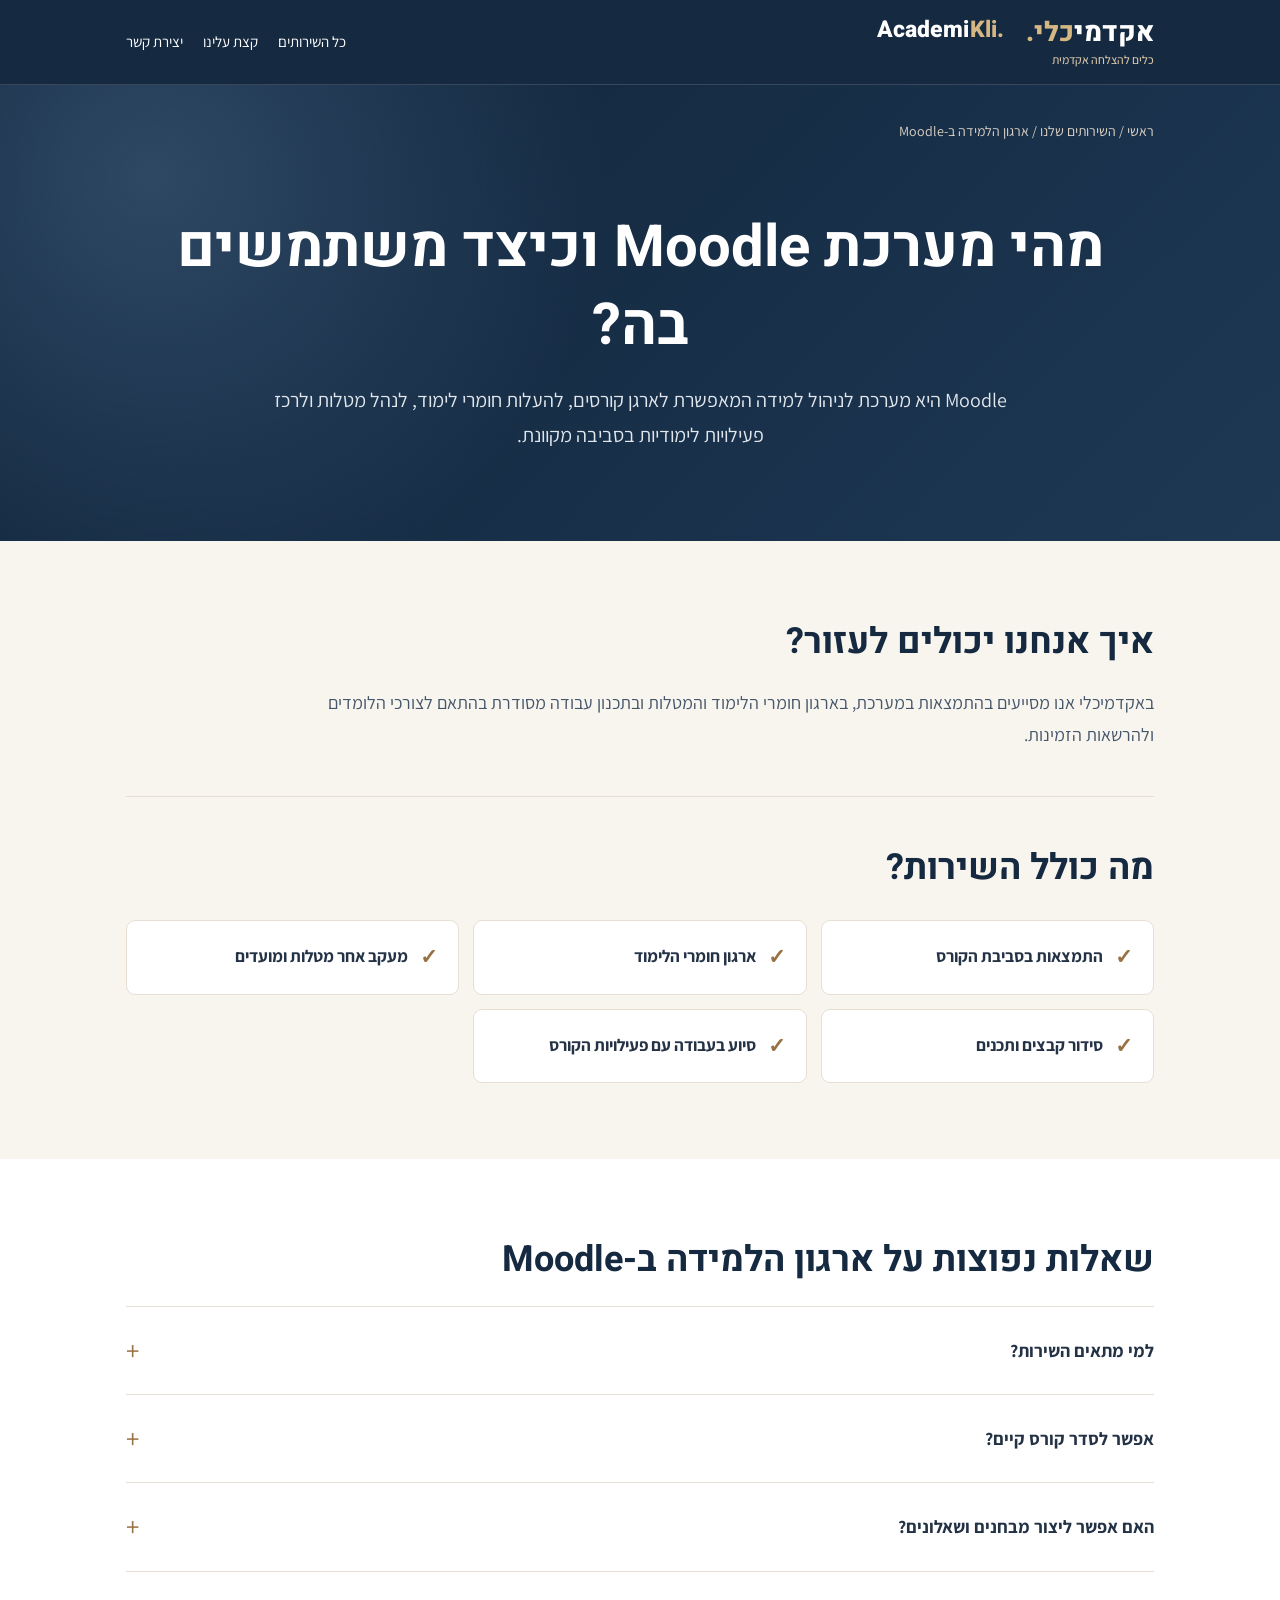
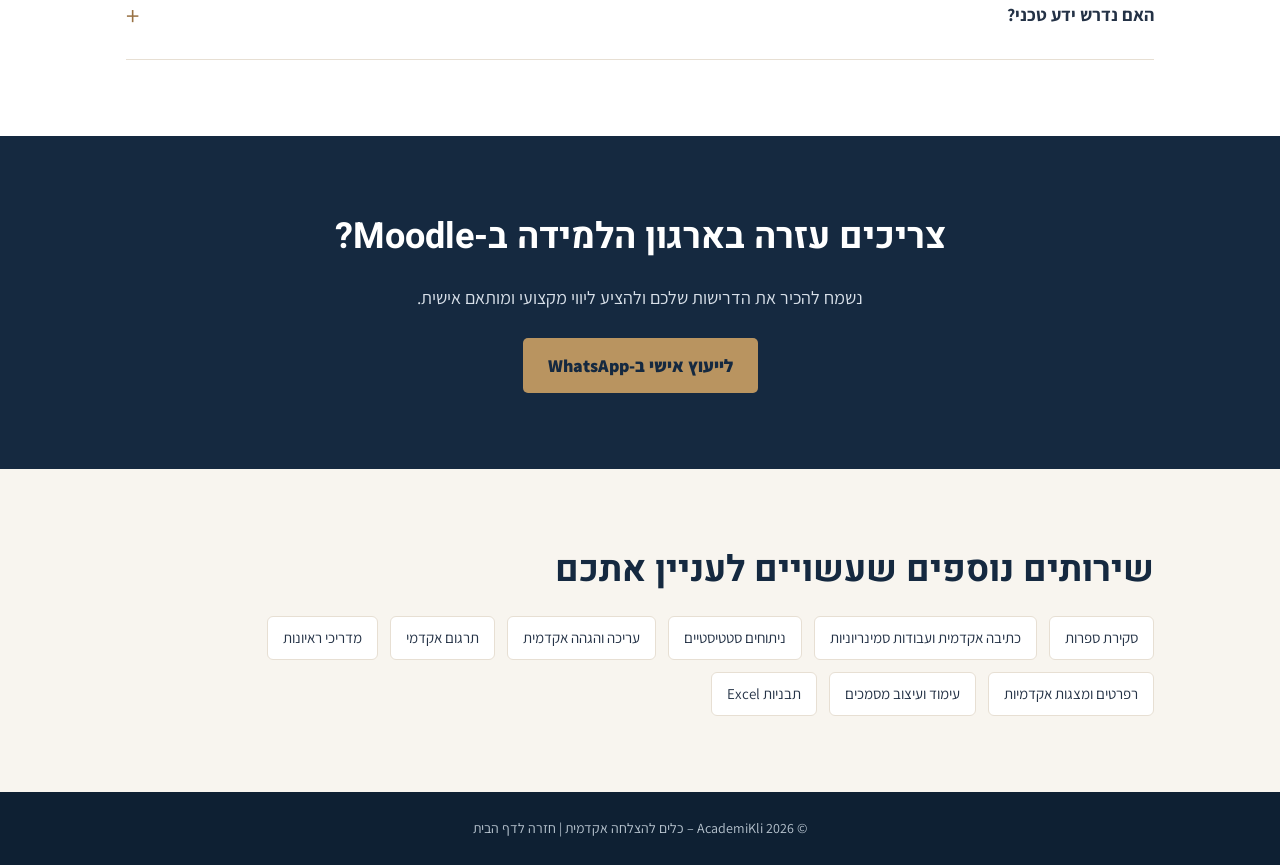
<file: moodle.html>
<!doctype html>
<html lang="he" dir="rtl"><head><meta charset="utf-8"><meta name="viewport" content="width=device-width, initial-scale=1">
<title>מהי מערכת Moodle וכיצד משתמשים בה? | ארגון הלמידה ב-Moodle – אקדמיכלי AcademiKli</title>
<meta name="description" content="ארגון הלמידה ב-Moodle באקדמיכלי – הסבר מקצועי, שאלות נפוצות וליווי אישי בהתאמה לצורכי הלימודים והמחקר."><link rel="canonical" href="https://academikli.co.il/moodle.html">
<meta property="og:type" content="website"><meta property="og:title" content="מהי מערכת Moodle וכיצד משתמשים בה? | AcademiKli"><meta property="og:description" content="ארגון הלמידה ב-Moodle באקדמיכלי – הסבר מקצועי, שאלות נפוצות וליווי אישי בהתאמה לצורכי הלימודים והמחקר."><meta property="og:url" content="https://academikli.co.il/moodle.html">
<link rel="stylesheet" href="service-pages.css"><script type="application/ld+json">{"@context": "https://schema.org", "@type": "Service", "name": "ארגון הלמידה ב-Moodle", "serviceType": "ארגון הלמידה ב-Moodle", "provider": {"@type": "Organization", "name": "AcademiKli", "url": "https://academikli.co.il/"}, "url": "https://academikli.co.il/moodle.html"}</script></head>
<body><header class="top"><div class="wrap nav"><div class="logos">
<a href="/" class="brand-he" aria-label="אקדמיכלי – לדף הבית">אקדמי<span>כלי.</span><small>כלים להצלחה אקדמית</small></a>
<a href="/" class="brand-en" lang="en" aria-label="AcademiKli – Home">Academi<span>Kli.</span></a></div>
<nav class="nav-actions" aria-label="ניווט"><a href="/#services">כל השירותים</a><a href="/#about">קצת עלינו</a><a href="/#contact">יצירת קשר</a></nav></div></header>
<main><section class="hero"><div class="wrap"><nav class="breadcrumbs" aria-label="נתיב ניווט"><a href="/">ראשי</a> / <a href="/#services">השירותים שלנו</a> / ארגון הלמידה ב-Moodle</nav>
<h1>מהי מערכת Moodle וכיצד משתמשים בה?</h1><p>Moodle היא מערכת לניהול למידה המאפשרת לארגן קורסים, להעלות חומרי לימוד, לנהל מטלות ולרכז פעילויות לימודיות בסביבה מקוונת.</p></div></section>
<section class="section section-cream"><div class="wrap"><h2>איך אנחנו יכולים לעזור?</h2><p>באקדמיכלי אנו מסייעים בהתמצאות במערכת, בארגון חומרי הלימוד והמטלות ובתכנון עבודה מסודרת בהתאם לצורכי הלומדים ולהרשאות הזמינות.</p><div class="divider"></div><h2>מה כולל השירות?</h2><div class="benefits"><div class="benefit">התמצאות בסביבת הקורס</div><div class="benefit">ארגון חומרי הלימוד</div><div class="benefit">מעקב אחר מטלות ומועדים</div><div class="benefit">סידור קבצים ותכנים</div><div class="benefit">סיוע בעבודה עם פעילויות הקורס</div></div></div></section>
<section class="section section-light"><div class="wrap"><h2>שאלות נפוצות על ארגון הלמידה ב-Moodle</h2><details class="faq"><summary>למי מתאים השירות?</summary><p>לסטודנטים ולמשתמשים הזקוקים לסיוע בארגון הלמידה והמטלות במערכת.</p></details><details class="faq"><summary>אפשר לסדר קורס קיים?</summary><p>בכפוף להרשאות המשתמש ולהגדרות המוסד.</p></details><details class="faq"><summary>האם אפשר ליצור מבחנים ושאלונים?</summary><p>האפשרות תלויה בהרשאות ובהגדרות Moodle של המוסד.</p></details><details class="faq"><summary>האם נדרש ידע טכני?</summary><p>היכרות בסיסית מסייעת, אך ניתן לקבל הדרכה בהתאם לצורך.</p></details></div></section>
<section class="section cta"><div class="wrap"><h2>צריכים עזרה בארגון הלמידה ב-Moodle?</h2><p>נשמח להכיר את הדרישות שלכם ולהציע ליווי מקצועי ומותאם אישית.</p><a class="btn" href="https://wa.me/972552879853?text=%D7%A9%D7%9C%D7%95%D7%9D%2C%20%D7%94%D7%92%D7%A2%D7%AA%D7%99%20%D7%9E%D7%A2%D7%9E%D7%95%D7%93%20%D7%90%D7%A8%D7%92%D7%95%D7%9F%20%D7%94%D7%9C%D7%9E%D7%99%D7%93%D7%94%20%D7%91%D6%BEMoodle%20%D7%91%D7%90%D7%AA%D7%A8%20%D7%90%D7%A7%D7%93%D7%9E%D7%99%D7%9B%D7%9C%D7%99.%20%D7%90%D7%A9%D7%9E%D7%97%20%D7%9C%D7%A7%D7%91%D7%9C%20%D7%A4%D7%A8%D7%98%D7%99%D7%9D%20%D7%A2%D7%9C%20%D7%94%D7%A9%D7%99%D7%A8%D7%95%D7%AA." target="_blank" rel="noopener noreferrer">לייעוץ אישי ב-WhatsApp</a></div></section>
<section class="section section-cream"><div class="wrap"><h2>שירותים נוספים שעשויים לעניין אתכם</h2><div class="related"><a href="literature-review.html">סקירת ספרות</a><a href="academic-writing.html">כתיבה אקדמית ועבודות סמינריוניות</a><a href="statistical-analysis.html">ניתוחים סטטיסטיים</a><a href="academic-editing.html">עריכה והגהה אקדמית</a><a href="academic-translation.html">תרגום אקדמי</a><a href="interview-guides.html">מדריכי ראיונות</a><a href="presentations.html">רפרטים ומצגות אקדמיות</a><a href="document-formatting.html">עימוד ועיצוב מסמכים</a><a href="excel-templates.html">תבניות Excel</a></div></div></section></main>
<footer class="footer">© <span id="year"></span> AcademiKli – כלים להצלחה אקדמית | <a href="/">חזרה לדף הבית</a></footer>
<script>document.getElementById('year').textContent=new Date().getFullYear();</script></body></html>
</file>
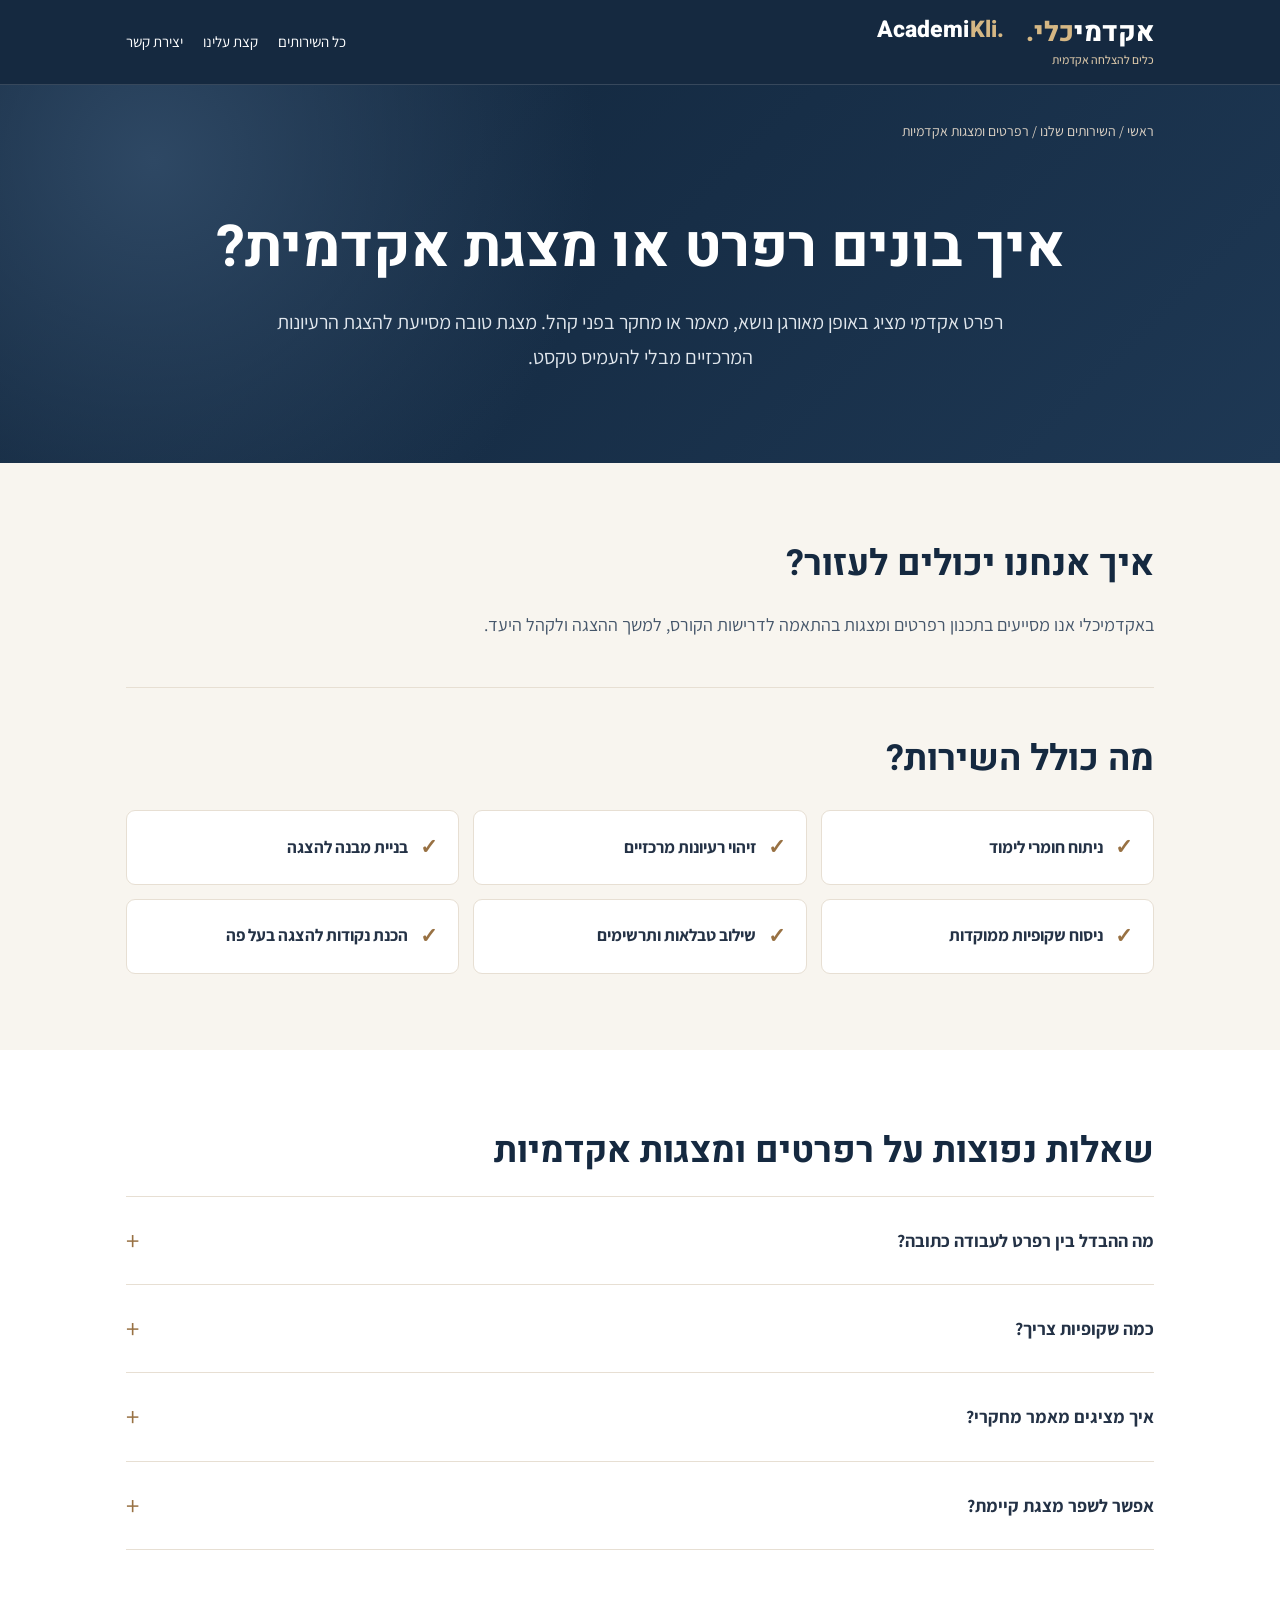
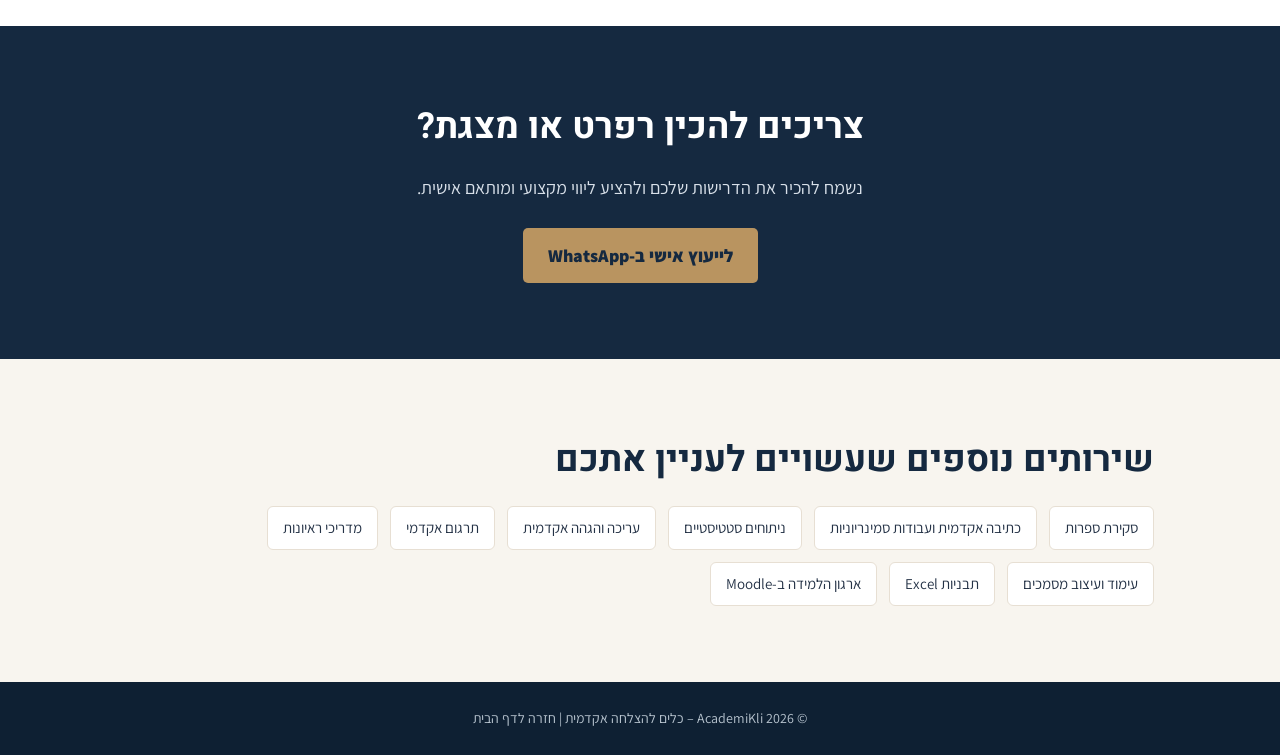
<file: presentations.html>
<!doctype html>
<html lang="he" dir="rtl"><head><meta charset="utf-8"><meta name="viewport" content="width=device-width, initial-scale=1">
<title>איך בונים רפרט או מצגת אקדמית? | רפרטים ומצגות אקדמיות – אקדמיכלי AcademiKli</title>
<meta name="description" content="רפרטים ומצגות אקדמיות באקדמיכלי – הסבר מקצועי, שאלות נפוצות וליווי אישי בהתאמה לצורכי הלימודים והמחקר."><link rel="canonical" href="https://academikli.co.il/presentations.html">
<meta property="og:type" content="website"><meta property="og:title" content="איך בונים רפרט או מצגת אקדמית? | AcademiKli"><meta property="og:description" content="רפרטים ומצגות אקדמיות באקדמיכלי – הסבר מקצועי, שאלות נפוצות וליווי אישי בהתאמה לצורכי הלימודים והמחקר."><meta property="og:url" content="https://academikli.co.il/presentations.html">
<link rel="stylesheet" href="service-pages.css"><script type="application/ld+json">{"@context": "https://schema.org", "@type": "Service", "name": "רפרטים ומצגות אקדמיות", "serviceType": "רפרטים ומצגות אקדמיות", "provider": {"@type": "Organization", "name": "AcademiKli", "url": "https://academikli.co.il/"}, "url": "https://academikli.co.il/presentations.html"}</script></head>
<body><header class="top"><div class="wrap nav"><div class="logos">
<a href="/" class="brand-he" aria-label="אקדמיכלי – לדף הבית">אקדמי<span>כלי.</span><small>כלים להצלחה אקדמית</small></a>
<a href="/" class="brand-en" lang="en" aria-label="AcademiKli – Home">Academi<span>Kli.</span></a></div>
<nav class="nav-actions" aria-label="ניווט"><a href="/#services">כל השירותים</a><a href="/#about">קצת עלינו</a><a href="/#contact">יצירת קשר</a></nav></div></header>
<main><section class="hero"><div class="wrap"><nav class="breadcrumbs" aria-label="נתיב ניווט"><a href="/">ראשי</a> / <a href="/#services">השירותים שלנו</a> / רפרטים ומצגות אקדמיות</nav>
<h1>איך בונים רפרט או מצגת אקדמית?</h1><p>רפרט אקדמי מציג באופן מאורגן נושא, מאמר או מחקר בפני קהל. מצגת טובה מסייעת להצגת הרעיונות המרכזיים מבלי להעמיס טקסט.</p></div></section>
<section class="section section-cream"><div class="wrap"><h2>איך אנחנו יכולים לעזור?</h2><p>באקדמיכלי אנו מסייעים בתכנון רפרטים ומצגות בהתאמה לדרישות הקורס, למשך ההצגה ולקהל היעד.</p><div class="divider"></div><h2>מה כולל השירות?</h2><div class="benefits"><div class="benefit">ניתוח חומרי לימוד</div><div class="benefit">זיהוי רעיונות מרכזיים</div><div class="benefit">בניית מבנה להצגה</div><div class="benefit">ניסוח שקופיות ממוקדות</div><div class="benefit">שילוב טבלאות ותרשימים</div><div class="benefit">הכנת נקודות להצגה בעל פה</div></div></div></section>
<section class="section section-light"><div class="wrap"><h2>שאלות נפוצות על רפרטים ומצגות אקדמיות</h2><details class="faq"><summary>מה ההבדל בין רפרט לעבודה כתובה?</summary><p>רפרט נועד להצגה תמציתית בעל פה במסגרת זמן מוגבלת.</p></details><details class="faq"><summary>כמה שקופיות צריך?</summary><p>המספר תלוי במשך ההצגה ובמורכבות התוכן; עדיף להימנע מעומס.</p></details><details class="faq"><summary>איך מציגים מאמר מחקרי?</summary><p>מציגים רקע, שאלת מחקר, שיטה, ממצאים ומסקנות.</p></details><details class="faq"><summary>אפשר לשפר מצגת קיימת?</summary><p>כן, אפשר לשפר ארגון, רצף וניסוח.</p></details></div></section>
<section class="section cta"><div class="wrap"><h2>צריכים להכין רפרט או מצגת?</h2><p>נשמח להכיר את הדרישות שלכם ולהציע ליווי מקצועי ומותאם אישית.</p><a class="btn" href="https://wa.me/972552879853?text=%D7%A9%D7%9C%D7%95%D7%9D%2C%20%D7%94%D7%92%D7%A2%D7%AA%D7%99%20%D7%9E%D7%A2%D7%9E%D7%95%D7%93%20%D7%A8%D7%A4%D7%A8%D7%98%D7%99%D7%9D%20%D7%95%D7%9E%D7%A6%D7%92%D7%95%D7%AA%20%D7%90%D7%A7%D7%93%D7%9E%D7%99%D7%95%D7%AA%20%D7%91%D7%90%D7%AA%D7%A8%20%D7%90%D7%A7%D7%93%D7%9E%D7%99%D7%9B%D7%9C%D7%99.%20%D7%90%D7%A9%D7%9E%D7%97%20%D7%9C%D7%A7%D7%91%D7%9C%20%D7%A4%D7%A8%D7%98%D7%99%D7%9D%20%D7%A2%D7%9C%20%D7%94%D7%A9%D7%99%D7%A8%D7%95%D7%AA." target="_blank" rel="noopener noreferrer">לייעוץ אישי ב-WhatsApp</a></div></section>
<section class="section section-cream"><div class="wrap"><h2>שירותים נוספים שעשויים לעניין אתכם</h2><div class="related"><a href="literature-review.html">סקירת ספרות</a><a href="academic-writing.html">כתיבה אקדמית ועבודות סמינריוניות</a><a href="statistical-analysis.html">ניתוחים סטטיסטיים</a><a href="academic-editing.html">עריכה והגהה אקדמית</a><a href="academic-translation.html">תרגום אקדמי</a><a href="interview-guides.html">מדריכי ראיונות</a><a href="document-formatting.html">עימוד ועיצוב מסמכים</a><a href="excel-templates.html">תבניות Excel</a><a href="moodle.html">ארגון הלמידה ב-Moodle</a></div></div></section></main>
<footer class="footer">© <span id="year"></span> AcademiKli – כלים להצלחה אקדמית | <a href="/">חזרה לדף הבית</a></footer>
<script>document.getElementById('year').textContent=new Date().getFullYear();</script></body></html>
</file>
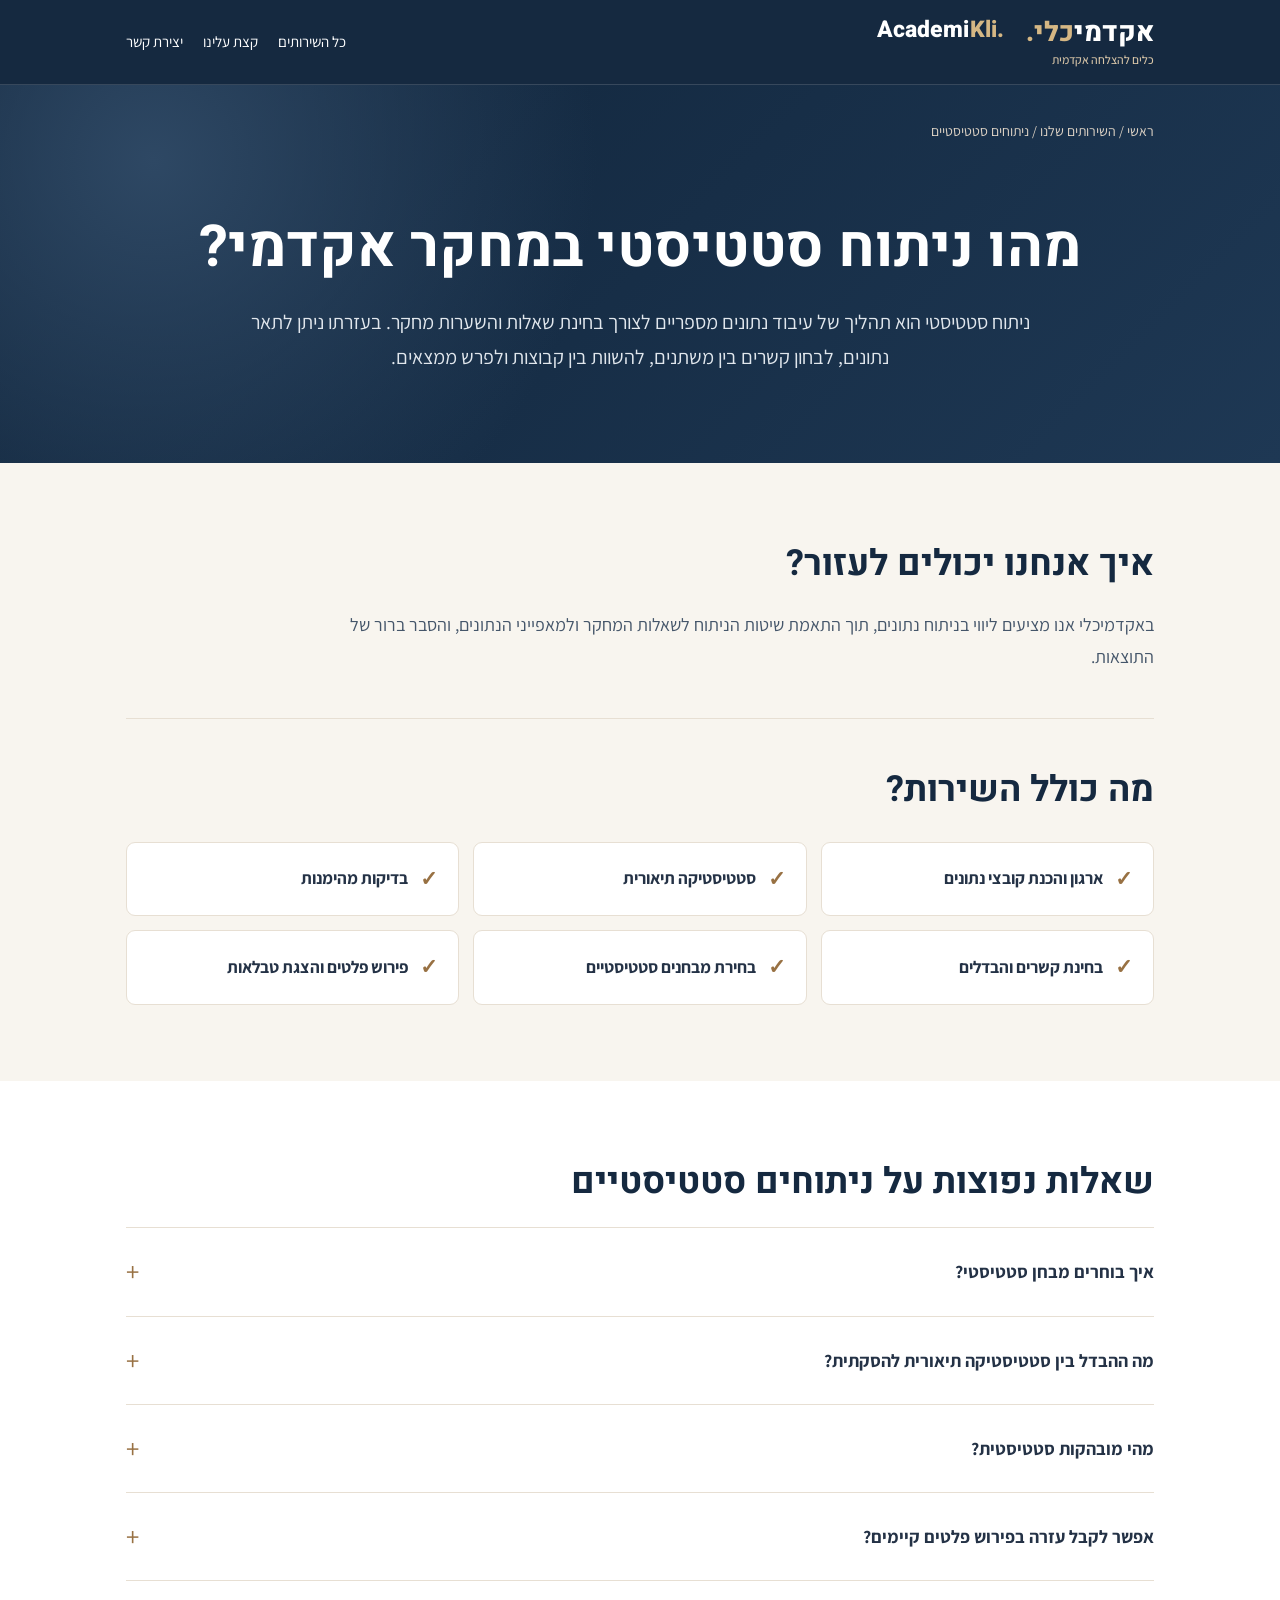
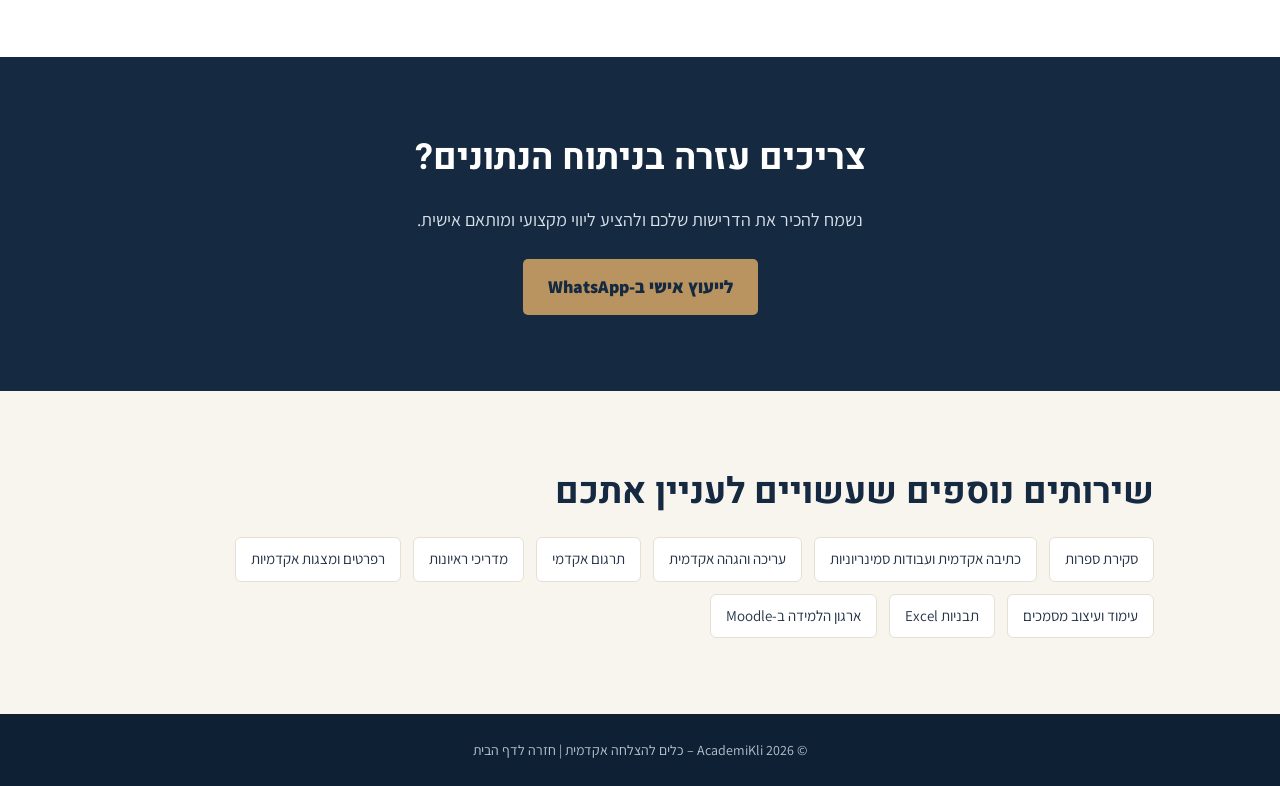
<file: statistical-analysis.html>
<!doctype html>
<html lang="he" dir="rtl"><head><meta charset="utf-8"><meta name="viewport" content="width=device-width, initial-scale=1">
<title>מהו ניתוח סטטיסטי במחקר אקדמי? | ניתוחים סטטיסטיים – אקדמיכלי AcademiKli</title>
<meta name="description" content="ניתוחים סטטיסטיים באקדמיכלי – הסבר מקצועי, שאלות נפוצות וליווי אישי בהתאמה לצורכי הלימודים והמחקר."><link rel="canonical" href="https://academikli.co.il/statistical-analysis.html">
<meta property="og:type" content="website"><meta property="og:title" content="מהו ניתוח סטטיסטי במחקר אקדמי? | AcademiKli"><meta property="og:description" content="ניתוחים סטטיסטיים באקדמיכלי – הסבר מקצועי, שאלות נפוצות וליווי אישי בהתאמה לצורכי הלימודים והמחקר."><meta property="og:url" content="https://academikli.co.il/statistical-analysis.html">
<link rel="stylesheet" href="service-pages.css"><script type="application/ld+json">{"@context": "https://schema.org", "@type": "Service", "name": "ניתוחים סטטיסטיים", "serviceType": "ניתוחים סטטיסטיים", "provider": {"@type": "Organization", "name": "AcademiKli", "url": "https://academikli.co.il/"}, "url": "https://academikli.co.il/statistical-analysis.html"}</script></head>
<body><header class="top"><div class="wrap nav"><div class="logos">
<a href="/" class="brand-he" aria-label="אקדמיכלי – לדף הבית">אקדמי<span>כלי.</span><small>כלים להצלחה אקדמית</small></a>
<a href="/" class="brand-en" lang="en" aria-label="AcademiKli – Home">Academi<span>Kli.</span></a></div>
<nav class="nav-actions" aria-label="ניווט"><a href="/#services">כל השירותים</a><a href="/#about">קצת עלינו</a><a href="/#contact">יצירת קשר</a></nav></div></header>
<main><section class="hero"><div class="wrap"><nav class="breadcrumbs" aria-label="נתיב ניווט"><a href="/">ראשי</a> / <a href="/#services">השירותים שלנו</a> / ניתוחים סטטיסטיים</nav>
<h1>מהו ניתוח סטטיסטי במחקר אקדמי?</h1><p>ניתוח סטטיסטי הוא תהליך של עיבוד נתונים מספריים לצורך בחינת שאלות והשערות מחקר. בעזרתו ניתן לתאר נתונים, לבחון קשרים בין משתנים, להשוות בין קבוצות ולפרש ממצאים.</p></div></section>
<section class="section section-cream"><div class="wrap"><h2>איך אנחנו יכולים לעזור?</h2><p>באקדמיכלי אנו מציעים ליווי בניתוח נתונים, תוך התאמת שיטות הניתוח לשאלות המחקר ולמאפייני הנתונים, והסבר ברור של התוצאות.</p><div class="divider"></div><h2>מה כולל השירות?</h2><div class="benefits"><div class="benefit">ארגון והכנת קובצי נתונים</div><div class="benefit">סטטיסטיקה תיאורית</div><div class="benefit">בדיקות מהימנות</div><div class="benefit">בחינת קשרים והבדלים</div><div class="benefit">בחירת מבחנים סטטיסטיים</div><div class="benefit">פירוש פלטים והצגת טבלאות</div></div></div></section>
<section class="section section-light"><div class="wrap"><h2>שאלות נפוצות על ניתוחים סטטיסטיים</h2><details class="faq"><summary>איך בוחרים מבחן סטטיסטי?</summary><p>הבחירה תלויה בשאלת המחקר, בסוג המשתנים, במספר הקבוצות ובהנחות המבחן.</p></details><details class="faq"><summary>מה ההבדל בין סטטיסטיקה תיאורית להסקתית?</summary><p>תיאורית מסכמת נתונים; הסקתית משמשת לבחינת השערות על בסיס המדגם.</p></details><details class="faq"><summary>מהי מובהקות סטטיסטית?</summary><p>זהו כלי להערכת התאמת הנתונים להשערת האפס; מובהקות אינה מעידה בהכרח על חשיבות מעשית.</p></details><details class="faq"><summary>אפשר לקבל עזרה בפירוש פלטים קיימים?</summary><p>כן. אפשר לסייע בהבנת התוצאות ובארגון הצגתן בעבודה.</p></details></div></section>
<section class="section cta"><div class="wrap"><h2>צריכים עזרה בניתוח הנתונים?</h2><p>נשמח להכיר את הדרישות שלכם ולהציע ליווי מקצועי ומותאם אישית.</p><a class="btn" href="https://wa.me/972552879853?text=%D7%A9%D7%9C%D7%95%D7%9D%2C%20%D7%94%D7%92%D7%A2%D7%AA%D7%99%20%D7%9E%D7%A2%D7%9E%D7%95%D7%93%20%D7%A0%D7%99%D7%AA%D7%95%D7%97%D7%99%D7%9D%20%D7%A1%D7%98%D7%98%D7%99%D7%A1%D7%98%D7%99%D7%99%D7%9D%20%D7%91%D7%90%D7%AA%D7%A8%20%D7%90%D7%A7%D7%93%D7%9E%D7%99%D7%9B%D7%9C%D7%99.%20%D7%90%D7%A9%D7%9E%D7%97%20%D7%9C%D7%A7%D7%91%D7%9C%20%D7%A4%D7%A8%D7%98%D7%99%D7%9D%20%D7%A2%D7%9C%20%D7%94%D7%A9%D7%99%D7%A8%D7%95%D7%AA." target="_blank" rel="noopener noreferrer">לייעוץ אישי ב-WhatsApp</a></div></section>
<section class="section section-cream"><div class="wrap"><h2>שירותים נוספים שעשויים לעניין אתכם</h2><div class="related"><a href="literature-review.html">סקירת ספרות</a><a href="academic-writing.html">כתיבה אקדמית ועבודות סמינריוניות</a><a href="academic-editing.html">עריכה והגהה אקדמית</a><a href="academic-translation.html">תרגום אקדמי</a><a href="interview-guides.html">מדריכי ראיונות</a><a href="presentations.html">רפרטים ומצגות אקדמיות</a><a href="document-formatting.html">עימוד ועיצוב מסמכים</a><a href="excel-templates.html">תבניות Excel</a><a href="moodle.html">ארגון הלמידה ב-Moodle</a></div></div></section></main>
<footer class="footer">© <span id="year"></span> AcademiKli – כלים להצלחה אקדמית | <a href="/">חזרה לדף הבית</a></footer>
<script>document.getElementById('year').textContent=new Date().getFullYear();</script></body></html>
</file>
<file: service-pages.css>
@import url('https://fonts.googleapis.com/css2?family=Assistant:wght@400;500;600;700;800&family=Heebo:wght@400;500;600;700;800&display=swap');
.top .logos{align-items:flex-start}.top .brand-en{line-height:1.1}
:root{--navy:#152940;--navy2:#213a55;--gold:#b99460;--cream:#f8f5ef;--ink:#243246;--muted:#647184;--line:#e7dfd3}*{box-sizing:border-box}html{scroll-behavior:smooth}body{margin:0;background:var(--cream);color:var(--ink);font-family:Assistant,Arial,sans-serif;font-size:18px;line-height:1.75}a{color:inherit;text-decoration:none}.wrap{max-width:1080px;margin:auto;padding:0 26px}.top{background:var(--navy);color:white;border-bottom:1px solid #ffffff25}.nav{display:flex;align-items:center;justify-content:space-between;gap:22px;min-height:84px}.logos{display:flex;align-items:center;gap:22px;flex-wrap:wrap}.brand-he{font-family:Heebo,sans-serif;font-size:27px;font-weight:800;line-height:1.1;white-space:nowrap}.brand-he span{color:#d5b784}.brand-he small{display:block;font-family:Assistant,sans-serif;font-size:12px;font-weight:500;color:#d8c5a7;margin-top:5px}.brand-en{font-family:Heebo,sans-serif;font-size:23px;font-weight:800;letter-spacing:.1px;direction:ltr;color:white;white-space:nowrap}.brand-en span{color:#d5b784}.nav-actions{display:flex;gap:20px;align-items:center;font-size:15px}.nav-actions a:hover,.breadcrumbs a:hover{color:#d5b784}.hero{background:radial-gradient(circle at 12% 20%,#2e4864 0%,transparent 38%),linear-gradient(135deg,#10243a,#1e3854);color:white;text-align:center;padding:34px 0 88px}.breadcrumbs{font-size:14px;color:#dfd4c6;text-align:right;margin-bottom:65px}.hero h1{font-family:Heebo,sans-serif;font-size:clamp(36px,5vw,58px);line-height:1.35;margin:0 0 18px}.hero p{max-width:780px;margin:auto;color:#e1e7ed;font-size:20px}.section{padding:76px 0}.section h2{font-family:Heebo,sans-serif;color:var(--navy);font-size:clamp(27px,3vw,36px);line-height:1.4;margin:0 0 20px}.section p{max-width:860px;margin:0;color:#45566a}.section-light{background:#fff}.section-cream{background:var(--cream)}.divider{height:1px;background:var(--line);margin:46px 0}.benefits{display:grid;grid-template-columns:repeat(3,minmax(0,1fr));gap:14px;margin-top:26px}.benefit{background:#fff;border:1px solid var(--line);border-radius:9px;padding:18px 20px;font-weight:700;font-size:17px;display:flex;align-items:center;gap:12px}.benefit:before{content:'✓';color:#987143;font-size:21px}.faq{border-bottom:1px solid var(--line)}.faq:first-of-type{border-top:1px solid var(--line)}.faq summary{padding:20px 0;font-weight:700;cursor:pointer;list-style:none;display:flex;align-items:center;justify-content:space-between;gap:18px}.faq summary::-webkit-details-marker{display:none}.faq summary:after{content:'+';font-size:27px;color:#987143;font-weight:400}.faq[open] summary:after{content:'−'}.faq p{padding:0 0 22px;font-size:17px}.cta{background:var(--navy);color:#fff;text-align:center}.cta h2{color:white}.cta p{color:#d8e0e9;margin:0 auto 24px}.btn{display:inline-flex;padding:12px 25px;background:var(--gold);color:var(--navy);font-weight:800;border-radius:5px}.btn:hover{background:#d0ac78}.related{display:flex;gap:12px;flex-wrap:wrap;margin-top:20px}.related a{border:1px solid var(--line);border-radius:6px;padding:8px 15px;background:white;font-size:15px}.related a:hover{border-color:var(--gold)}.footer{background:#0e2033;color:#b9c5d0;text-align:center;padding:24px;font-size:14px}@media(max-width:700px){.wrap{padding:0 19px}.nav{align-items:flex-start;flex-direction:column;padding-top:15px;padding-bottom:16px;gap:12px}.brand-he{font-size:23px}.brand-en{font-size:20px}.nav-actions{gap:18px}.hero{padding-bottom:60px}.breadcrumbs{margin-bottom:40px}.section{padding:54px 0}.benefits{grid-template-columns:1fr}.hero p{font-size:18px}}
</file>
